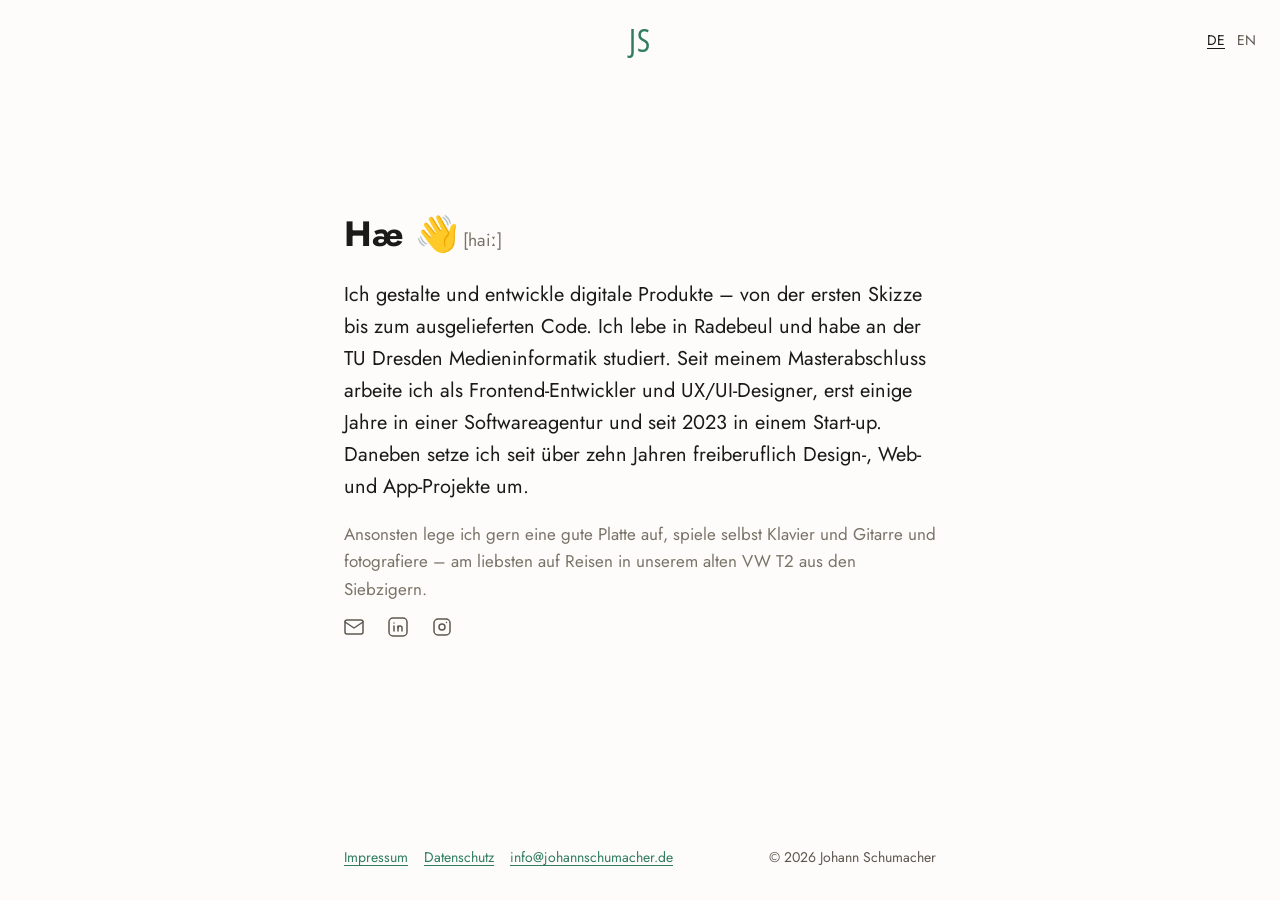
<file: index.html>
<!DOCTYPE html><html lang="de"><head><meta charset="utf-8"><meta name="viewport" content="width=device-width, initial-scale=1"><title>Johann Schumacher — UX/UI-Design und Frontend-Entwicklung</title><meta name="description" content="Frontend-Entwickler und UX/UI-Designer aus Radebeul bei Dresden. Von der ersten Skizze bis zum ausgelieferten Code."><link rel="canonical" href="https://www.johannschumacher.de/"><link rel="alternate" hreflang="de" href="https://www.johannschumacher.de/"><link rel="alternate" hreflang="en" href="https://www.johannschumacher.de/en/"><link rel="alternate" hreflang="x-default" href="https://www.johannschumacher.de/"><meta property="og:type" content="website"><meta property="og:title" content="Johann Schumacher — UX/UI-Design und Frontend-Entwicklung"><meta property="og:description" content="Frontend-Entwickler und UX/UI-Designer aus Radebeul bei Dresden. Von der ersten Skizze bis zum ausgelieferten Code."><meta property="og:url" content="https://www.johannschumacher.de/"><meta property="og:locale" content="de_DE"><meta property="og:locale:alternate" content="en_GB"><meta property="og:site_name" content="Johann Schumacher"><meta name="theme-color" content="#fdfcfa"><meta http-equiv="Content-Security-Policy" content="default-src 'self'; script-src 'self'; style-src 'self' 'unsafe-inline'; img-src 'self' data:; object-src 'none'; base-uri 'self'; form-action 'none'"><link rel="icon" href="/favicon.ico" sizes="32x32"><link rel="icon" href="/img/icon.png" type="image/png"><link rel="sitemap" href="/sitemap-index.xml"><link rel="preload" href="/fonts/jost-latin-var.woff2" as="font" type="font/woff2" crossorigin><link rel="preload" href="/fonts/open-sans-condensed-400-js.woff2" as="font" type="font/woff2" crossorigin><script type="application/ld+json">{"@context":"https://schema.org","@type":"Person","name":"Johann Schumacher","url":"https://www.johannschumacher.de/","jobTitle":"UX/UI-Designer und Frontend-Entwickler","address":{"@type":"PostalAddress","addressLocality":"Radebeul","addressCountry":"DE"},"alumniOf":{"@type":"CollegeOrUniversity","name":"Technische Universität Dresden"},"sameAs":["https://de.linkedin.com/in/johann-schumacher-719b49a2","https://www.instagram.com/jsjohann/"]}</script><style>@font-face{font-family:Jost;src:url(/fonts/jost-latin-var.woff2)format("woff2-variations");font-weight:100 900;font-style:normal;font-display:swap}@font-face{font-family:Open Sans Condensed;src:url(/fonts/open-sans-condensed-400-js.woff2)format("woff2");font-weight:400;font-style:normal;font-display:swap}:root{color-scheme:light;--bg:#fdfcfa;--bg-subtle:#f2efe9;--fg:#1c1a17;--fg-muted:#5d574e;--fg-quiet:#7a7368;--fg-subtle:#a59e93;--accent:#2f7d5d;--accent-contrast:#fff;--rule:#ddd7cc;--mark-bg:#fff2b8;--mark-fg:#33302a;--rsd:#a8261c;--shadow:#1c1a1759;--device:#161513;--device-edge:#3d3a35;--logo-size:2rem;--font-logo:"Open Sans Condensed", "Arial Narrow", sans-serif;--font-sans:"Jost", var(--font-system);--font-system:system-ui, -apple-system, "Segoe UI", Roboto, "Helvetica Neue", Arial, sans-serif;--measure:62ch;--step--1:.875rem;--step-0:1rem;--step-1:1.25rem;--step-2:1.6rem;--step-3:2.2rem;--space:1.5rem;--page-max:40rem}*,:before,:after{box-sizing:border-box}body{background:var(--bg);color:var(--fg);font-family:var(--font-sans);font-size:var(--step-0);flex-direction:column;min-height:100dvh;margin:0;line-height:1.6;display:flex}h1,h2,h3{text-wrap:balance;margin:0;line-height:1.2}h1{font-size:var(--step-3)}h2{font-size:var(--step-2)}h3{font-size:var(--step-1)}p{margin:0}a{color:var(--accent);text-underline-offset:.2em}a:hover{text-decoration:none}a[data-email]:not([href]){color:inherit;text-decoration:none}a[data-email][data-nojs=hide]:not([href]),li:has(>a[data-email][data-nojs=hide]:not([href])){display:none}:focus-visible{outline:2px solid var(--accent);outline-offset:3px}mark{background:var(--mark-bg);color:var(--mark-fg);padding:.1em .3em}.prose{max-width:var(--measure)}.wrap{width:100%;max-width:var(--page-max);padding-inline:var(--space);margin-inline:auto}.skip-link{inset-inline-start:-100vw;z-index:10;background:var(--accent);color:var(--accent-contrast);padding:.6rem 1rem;text-decoration:none;position:absolute;top:0}.skip-link:focus{inset-inline-start:0}.site-header{top:0;padding:var(--space);font-size:var(--step--1);grid-template-columns:1fr auto 1fr;align-items:center;display:grid;position:absolute;inset-inline:0}.site-header .logo{grid-column:2}.site-header .lang-switcher{grid-column:3;justify-self:end}nav ul{flex-wrap:wrap;gap:1rem;margin:0;padding:0;list-style:none;display:flex}main{padding-block:calc(var(--space) * 4) calc(var(--space) * 2);gap:calc(var(--space) * 2);flex-direction:column;flex:1;display:flex}main>*{width:100%}.stack{gap:var(--space);flex-direction:column;display:flex}.lead{font-size:var(--step-1)}.pronunciation{color:var(--fg-quiet);letter-spacing:.02em;margin-inline-start:.2em;font-size:.5em;font-weight:400}.aside{color:var(--fg-quiet);margin-block-start:calc(var(--space) * -.25);font-size:1.0625rem}.main--centered{justify-content:center}.logo{font-family:var(--font-logo);font-weight:400;font-size:var(--logo-size);letter-spacing:.02em;color:var(--accent);line-height:1;text-decoration:none}.detail-list{gap:.35rem var(--space);margin:0;display:grid}.detail-list dt{margin-top:.75rem;font-weight:600}.detail-list dt:first-child{margin-top:0}.detail-list dd{margin:0}@media (width>=40rem){.detail-list{grid-template-columns:minmax(12rem,auto) 1fr}.detail-list dt{margin-top:0}}.site-footer{padding-block:var(--space);color:var(--fg-muted);font-size:var(--step--1)}.site-footer a{padding-block:.5rem;display:inline-block}.site-footer .wrap{gap:.75rem var(--space);flex-wrap:wrap;justify-content:space-between;align-items:center;display:flex}.social-links{margin:0;gap:0;margin-block-start:calc(var(--space) * -.5 - .625rem);margin-inline-start:-.75rem;padding:0;list-style:none;display:flex}.social-links a{color:var(--fg-muted);padding:.625rem;transition:color .15s;display:block}.social-links a:hover{color:var(--fg)}.social-links svg{width:1.5rem;height:1.5rem;display:block}.lang-switcher ul{gap:.75rem}.lang-switcher a{color:var(--fg-muted);text-decoration:none}.lang-switcher a:hover{color:var(--fg)}.lang-switcher [aria-current=true]{color:var(--fg);text-underline-offset:.2em;text-decoration:underline}@media (prefers-reduced-motion:reduce){*,:before,:after{transition-duration:.01ms!important;animation-duration:.01ms!important}}.source-note{color:var(--fg-muted);font-size:var(--step--1)}
</style></head><body><a class="skip-link" href="#main">Zum Inhalt springen</a><header class="site-header"><span class="logo" aria-hidden="true">JS</span><nav class="lang-switcher" aria-label="Sprache"><ul><li><span aria-current="true" lang="de" title="Deutsch">DE</span></li><li><a href="/en/" lang="en" hreflang="en" title="English">EN</a></li></ul></nav></header><main id="main" class="main--centered"><div class="wrap stack"><section class="stack"><h1><span lang="is" title="Isländisch für „Hallo“">Hæ</span> <span aria-hidden="true">👋</span><span class="pronunciation" aria-hidden="true">[haiː]</span></h1><p class="lead">Ich gestalte und entwickle digitale Produkte – von der ersten Skizze bis zum ausgelieferten Code. Ich lebe in Radebeul und habe an der TU&nbsp;Dresden Medieninformatik studiert. Seit meinem Masterabschluss arbeite ich als Frontend-Entwickler und UX/UI-Designer, erst einige Jahre in einer Softwareagentur und seit 2023 in einem Start-up. Daneben setze ich seit über zehn Jahren freiberuflich Design-, Web- und App-Projekte um.</p><p class="aside">Ansonsten lege ich gern eine gute Platte auf, spiele selbst Klavier und Gitarre und fotografiere – am liebsten auf Reisen in unserem alten VW&nbsp;T2 aus den Siebzigern.</p><ul class="social-links"><li><a data-email data-u="ofni" data-d="ed.rehcamuhcsnnahoj" data-nojs="hide" aria-label="E-Mail schreiben"><svg xmlns="http://www.w3.org/2000/svg" viewBox="0 0 24 24" fill="none" stroke="currentColor" stroke-width="1.5" stroke-linecap="round" stroke-linejoin="round" aria-hidden="true"><path d="M3 7a2 2 0 0 1 2 -2h14a2 2 0 0 1 2 2v10a2 2 0 0 1 -2 2h-14a2 2 0 0 1 -2 -2v-10"></path><path d="M3 7l9 6l9 -6"></path></svg></a><script type="module" src="/_astro/Email.astro_astro_type_script_index_0_lang.C67YyaIF.js"></script></li><li><a href="https://de.linkedin.com/in/johann-schumacher-719b49a2" aria-label="LinkedIn (öffnet in neuem Tab)" target="_blank" rel="me noopener noreferrer"><svg xmlns="http://www.w3.org/2000/svg" viewBox="0 0 24 24" fill="none" stroke="currentColor" stroke-width="1.5" stroke-linecap="round" stroke-linejoin="round" aria-hidden="true"><path d="M8 11v5"></path><path d="M8 8v.01"></path><path d="M12 16v-5"></path><path d="M16 16v-3a2 2 0 1 0 -4 0"></path><path d="M3 7a4 4 0 0 1 4 -4h10a4 4 0 0 1 4 4v10a4 4 0 0 1 -4 4h-10a4 4 0 0 1 -4 -4l0 -10"></path></svg></a></li><li><a href="https://www.instagram.com/jsjohann/" aria-label="Instagram (öffnet in neuem Tab)" target="_blank" rel="me noopener noreferrer"><svg xmlns="http://www.w3.org/2000/svg" viewBox="0 0 24 24" fill="none" stroke="currentColor" stroke-width="1.5" stroke-linecap="round" stroke-linejoin="round" aria-hidden="true"><path d="M4 8a4 4 0 0 1 4 -4h8a4 4 0 0 1 4 4v8a4 4 0 0 1 -4 4h-8a4 4 0 0 1 -4 -4l0 -8"></path><path d="M9 12a3 3 0 1 0 6 0a3 3 0 0 0 -6 0"></path><path d="M16.5 7.5v.01"></path></svg></a></li></ul></section></div></main><footer class="site-footer"><div class="wrap"><nav aria-label="Fußzeile"><ul><li><a href="/impressum/">Impressum</a></li><li><a href="/datenschutz/">Datenschutz</a></li><li><a data-email data-u="ofni" data-d="ed.rehcamuhcsnnahoj" data-reveal>info [at] johannschumacher [dot] de</a></li></ul></nav><p>© 2026 Johann Schumacher</p></div></footer></body></html>
</file>
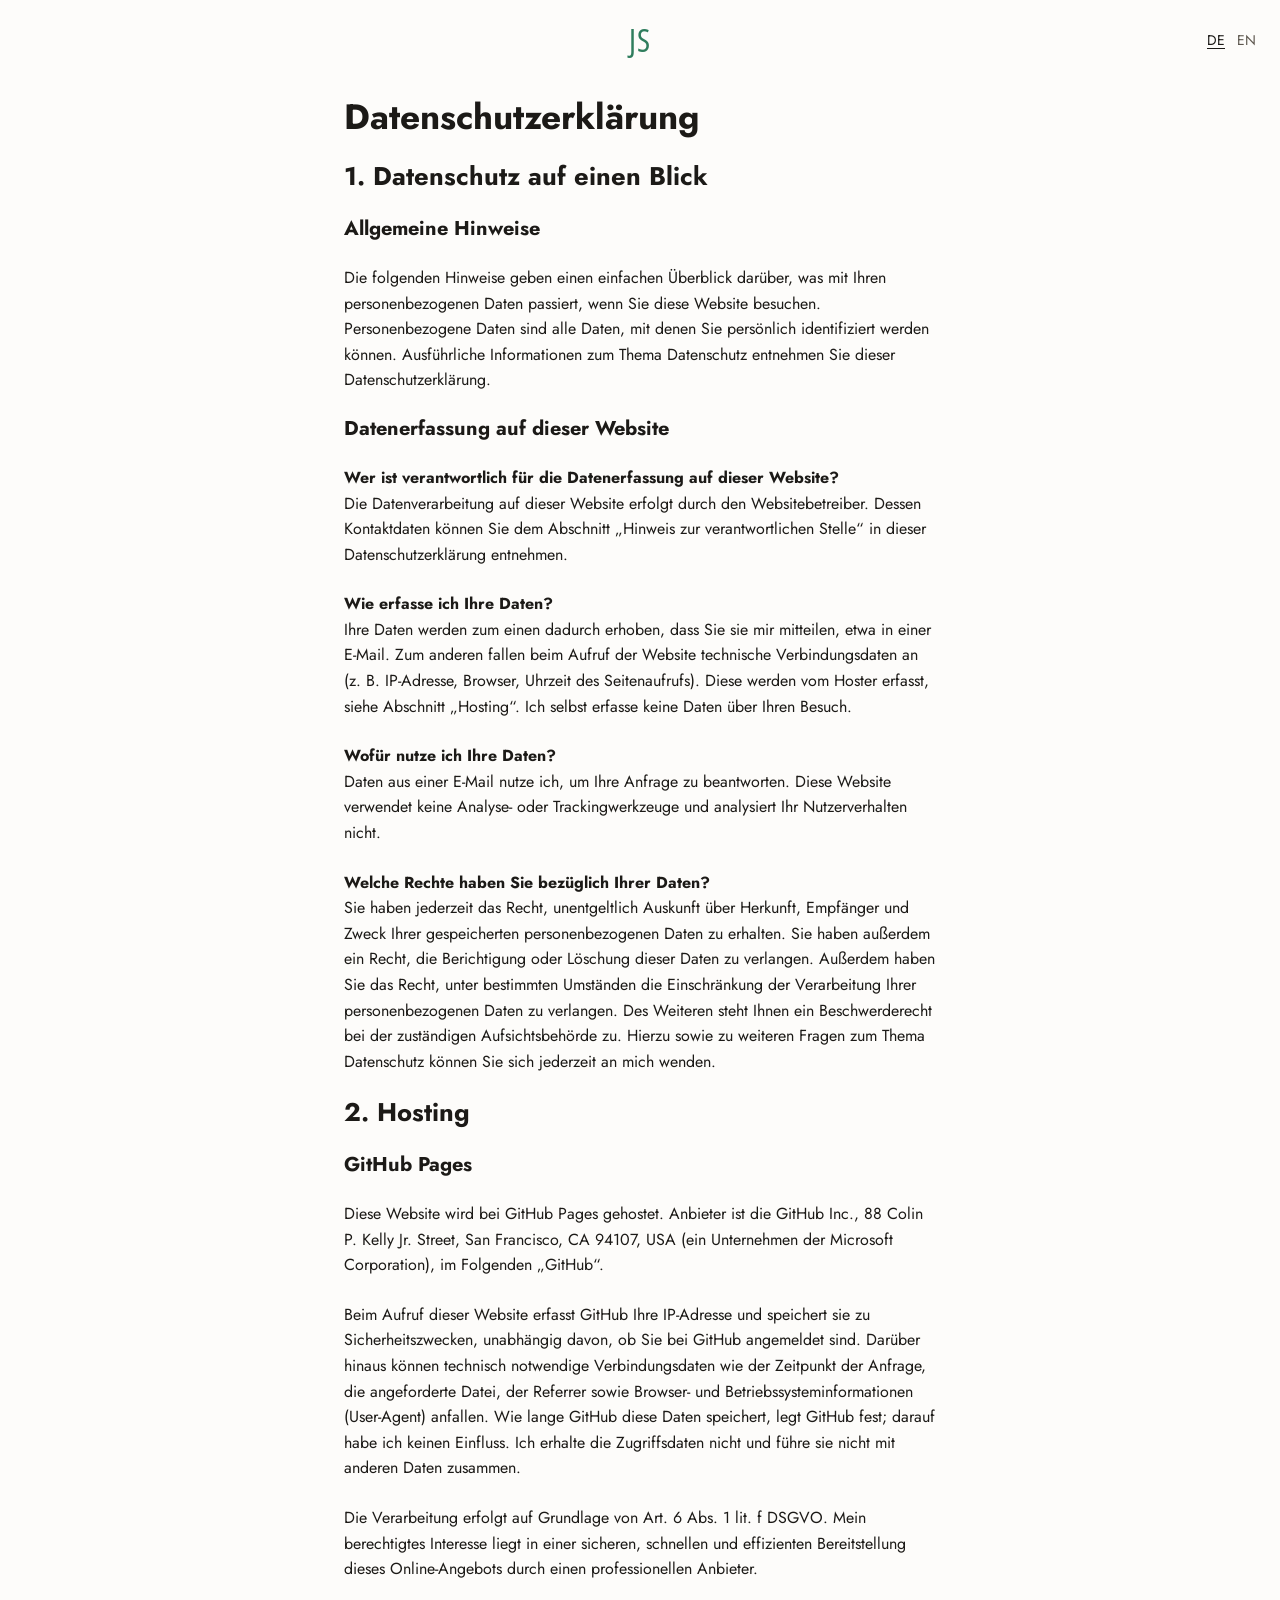
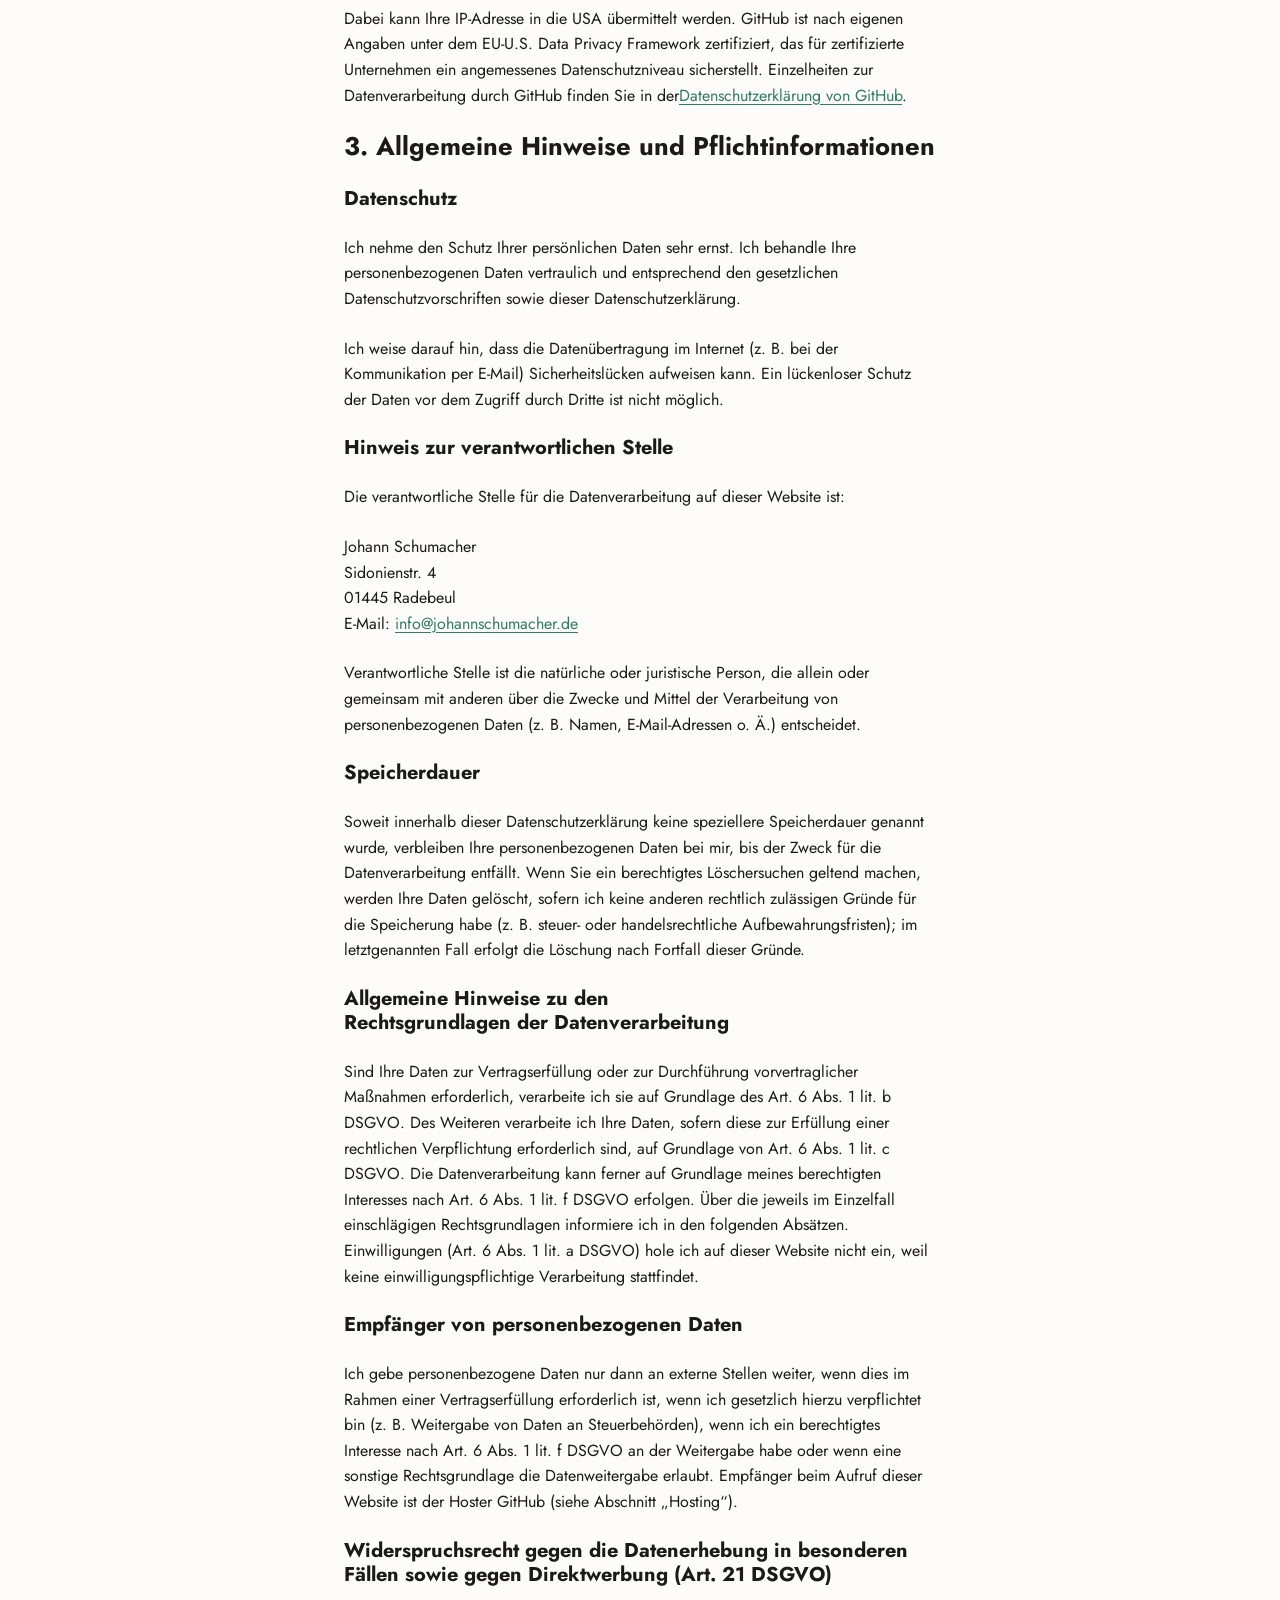
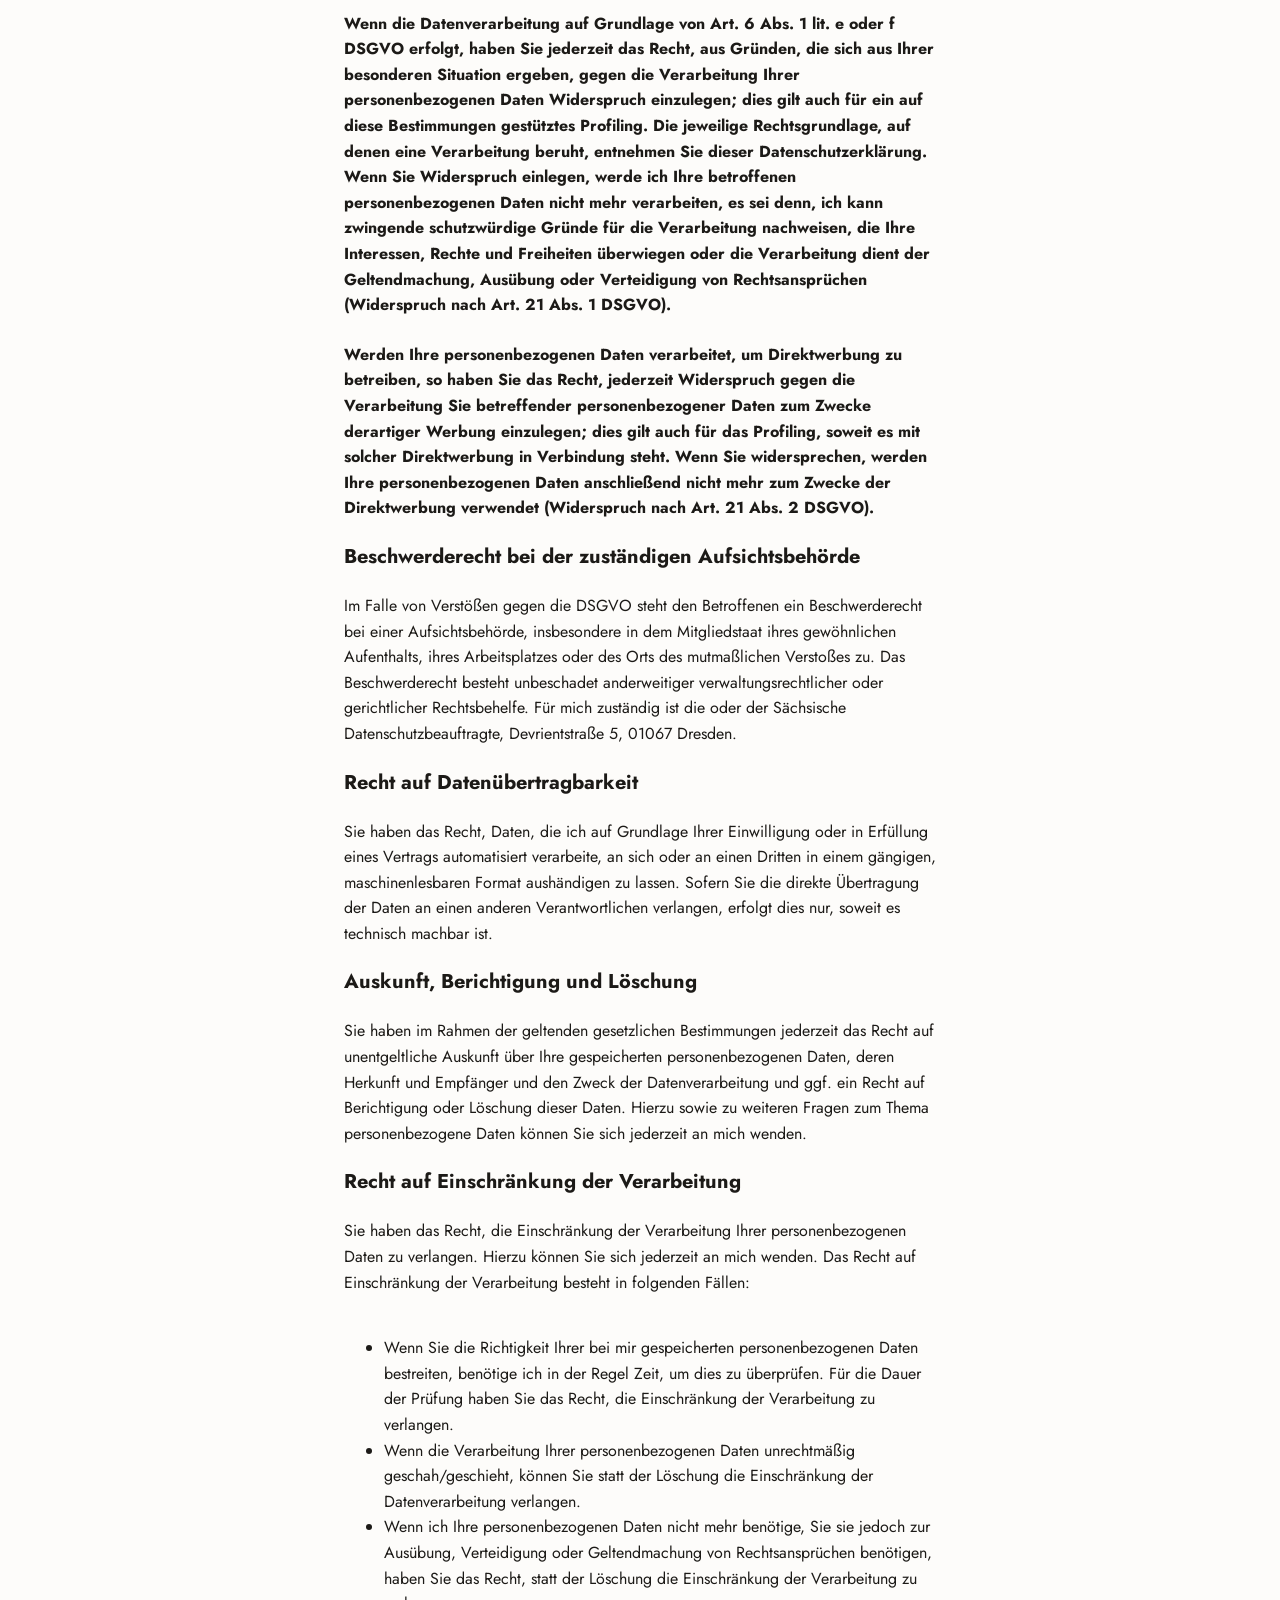
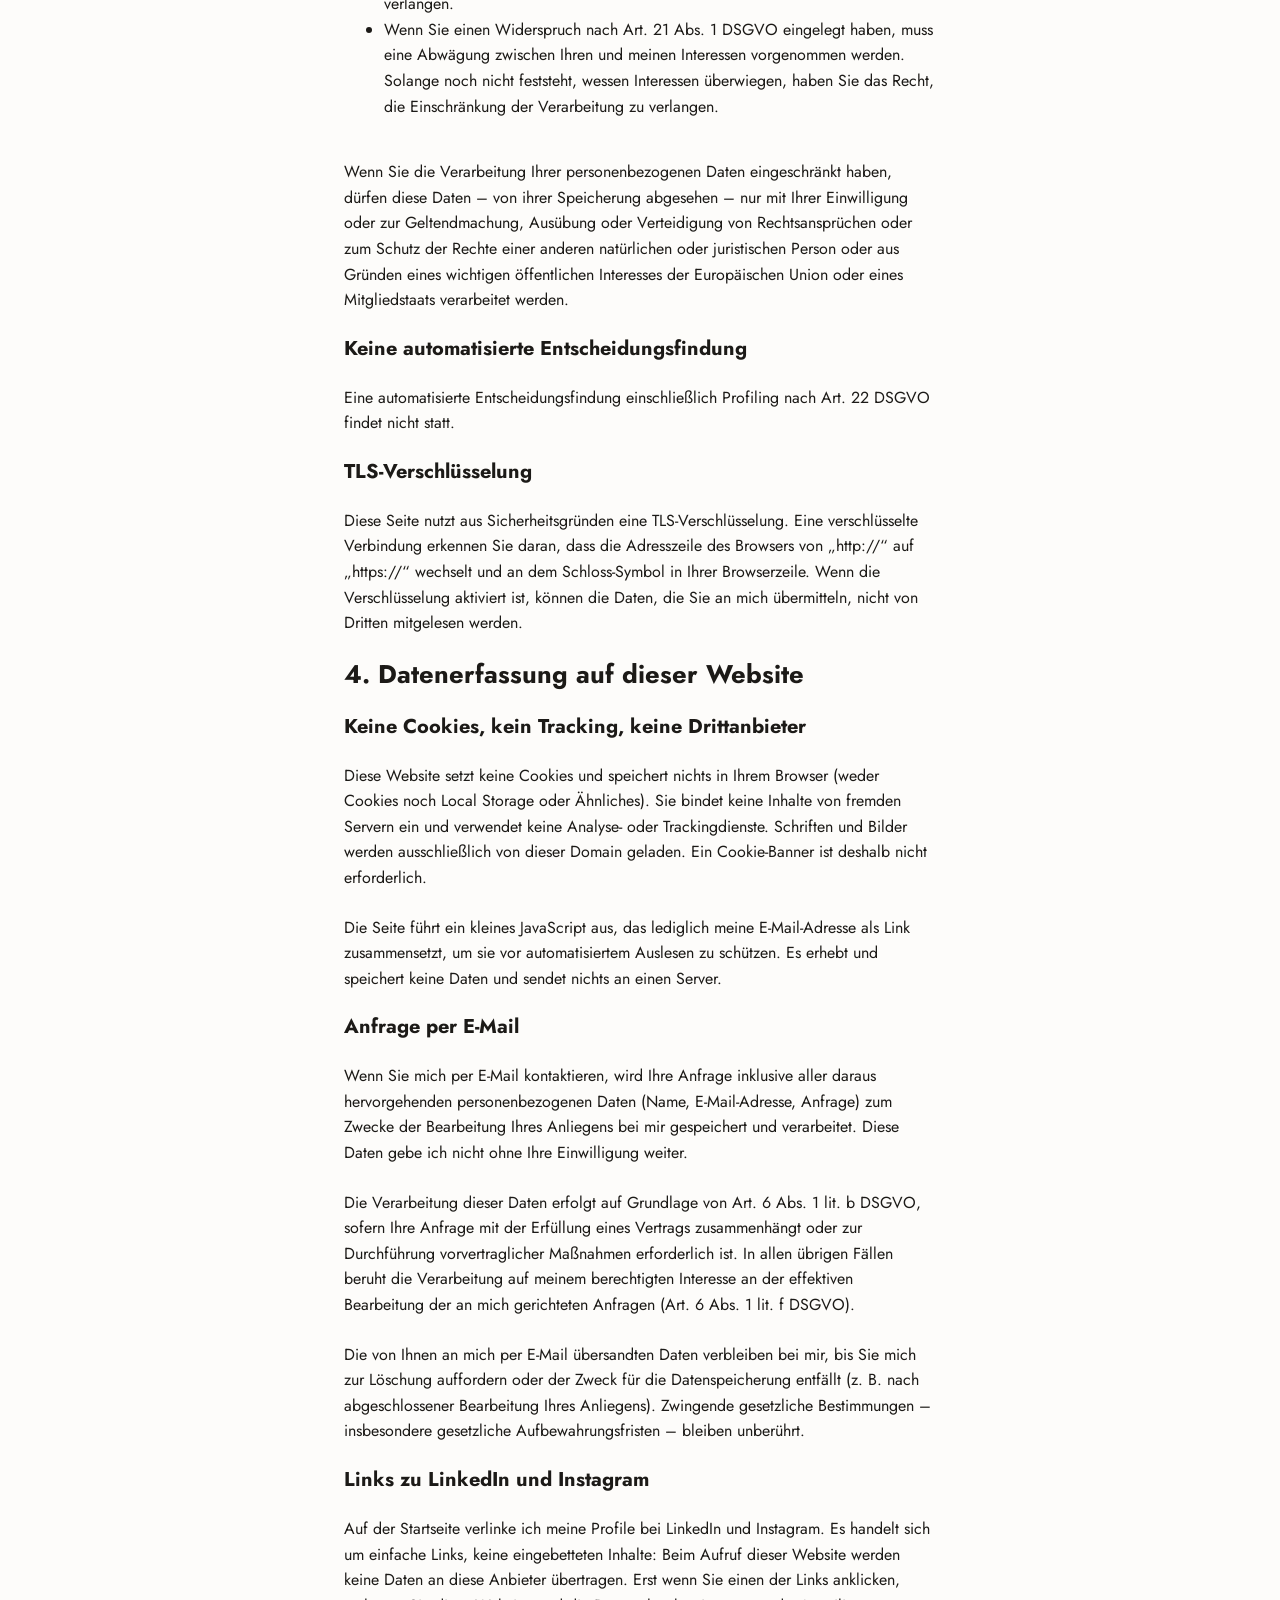
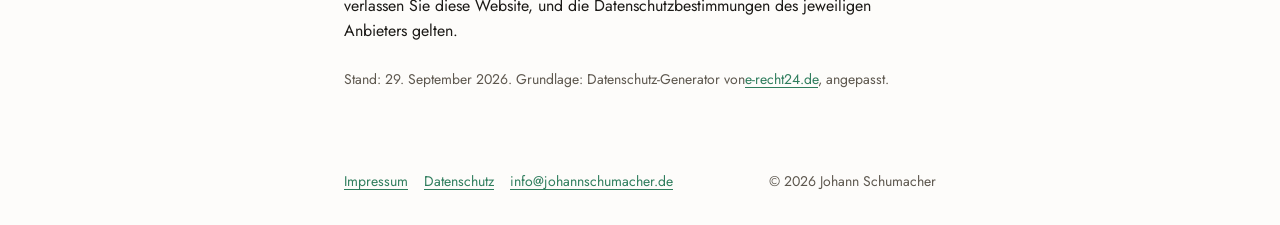
<file: datenschutz/index.html>
<!DOCTYPE html><html lang="de"><head><meta charset="utf-8"><meta name="viewport" content="width=device-width, initial-scale=1"><title>Datenschutzerklärung — Johann Schumacher</title><meta name="description" content="Informationen zur Verarbeitung personenbezogener Daten nach Art. 13 DSGVO."><meta name="robots" content="noindex, follow"><link rel="canonical" href="https://www.johannschumacher.de/datenschutz/"><link rel="alternate" hreflang="de" href="https://www.johannschumacher.de/datenschutz/"><link rel="alternate" hreflang="en" href="https://www.johannschumacher.de/en/privacy/"><link rel="alternate" hreflang="x-default" href="https://www.johannschumacher.de/datenschutz/"><meta property="og:type" content="website"><meta property="og:title" content="Datenschutzerklärung — Johann Schumacher"><meta property="og:description" content="Informationen zur Verarbeitung personenbezogener Daten nach Art. 13 DSGVO."><meta property="og:url" content="https://www.johannschumacher.de/datenschutz/"><meta property="og:locale" content="de_DE"><meta property="og:locale:alternate" content="en_GB"><meta property="og:site_name" content="Johann Schumacher"><meta name="theme-color" content="#fdfcfa"><meta http-equiv="Content-Security-Policy" content="default-src 'self'; script-src 'self'; style-src 'self' 'unsafe-inline'; img-src 'self' data:; object-src 'none'; base-uri 'self'; form-action 'none'"><link rel="icon" href="/favicon.ico" sizes="32x32"><link rel="icon" href="/img/icon.png" type="image/png"><link rel="sitemap" href="/sitemap-index.xml"><link rel="preload" href="/fonts/jost-latin-var.woff2" as="font" type="font/woff2" crossorigin><link rel="preload" href="/fonts/open-sans-condensed-400-js.woff2" as="font" type="font/woff2" crossorigin><style>@font-face{font-family:Jost;src:url(/fonts/jost-latin-var.woff2)format("woff2-variations");font-weight:100 900;font-style:normal;font-display:swap}@font-face{font-family:Open Sans Condensed;src:url(/fonts/open-sans-condensed-400-js.woff2)format("woff2");font-weight:400;font-style:normal;font-display:swap}:root{color-scheme:light;--bg:#fdfcfa;--bg-subtle:#f2efe9;--fg:#1c1a17;--fg-muted:#5d574e;--fg-quiet:#7a7368;--fg-subtle:#a59e93;--accent:#2f7d5d;--accent-contrast:#fff;--rule:#ddd7cc;--mark-bg:#fff2b8;--mark-fg:#33302a;--rsd:#a8261c;--shadow:#1c1a1759;--device:#161513;--device-edge:#3d3a35;--logo-size:2rem;--font-logo:"Open Sans Condensed", "Arial Narrow", sans-serif;--font-sans:"Jost", var(--font-system);--font-system:system-ui, -apple-system, "Segoe UI", Roboto, "Helvetica Neue", Arial, sans-serif;--measure:62ch;--step--1:.875rem;--step-0:1rem;--step-1:1.25rem;--step-2:1.6rem;--step-3:2.2rem;--space:1.5rem;--page-max:40rem}*,:before,:after{box-sizing:border-box}body{background:var(--bg);color:var(--fg);font-family:var(--font-sans);font-size:var(--step-0);flex-direction:column;min-height:100dvh;margin:0;line-height:1.6;display:flex}h1,h2,h3{text-wrap:balance;margin:0;line-height:1.2}h1{font-size:var(--step-3)}h2{font-size:var(--step-2)}h3{font-size:var(--step-1)}p{margin:0}a{color:var(--accent);text-underline-offset:.2em}a:hover{text-decoration:none}a[data-email]:not([href]){color:inherit;text-decoration:none}a[data-email][data-nojs=hide]:not([href]),li:has(>a[data-email][data-nojs=hide]:not([href])){display:none}:focus-visible{outline:2px solid var(--accent);outline-offset:3px}mark{background:var(--mark-bg);color:var(--mark-fg);padding:.1em .3em}.prose{max-width:var(--measure)}.wrap{width:100%;max-width:var(--page-max);padding-inline:var(--space);margin-inline:auto}.skip-link{inset-inline-start:-100vw;z-index:10;background:var(--accent);color:var(--accent-contrast);padding:.6rem 1rem;text-decoration:none;position:absolute;top:0}.skip-link:focus{inset-inline-start:0}.site-header{top:0;padding:var(--space);font-size:var(--step--1);grid-template-columns:1fr auto 1fr;align-items:center;display:grid;position:absolute;inset-inline:0}.site-header .logo{grid-column:2}.site-header .lang-switcher{grid-column:3;justify-self:end}nav ul{flex-wrap:wrap;gap:1rem;margin:0;padding:0;list-style:none;display:flex}main{padding-block:calc(var(--space) * 4) calc(var(--space) * 2);gap:calc(var(--space) * 2);flex-direction:column;flex:1;display:flex}main>*{width:100%}.stack{gap:var(--space);flex-direction:column;display:flex}.lead{font-size:var(--step-1)}.pronunciation{color:var(--fg-quiet);letter-spacing:.02em;margin-inline-start:.2em;font-size:.5em;font-weight:400}.aside{color:var(--fg-quiet);margin-block-start:calc(var(--space) * -.25);font-size:1.0625rem}.main--centered{justify-content:center}.logo{font-family:var(--font-logo);font-weight:400;font-size:var(--logo-size);letter-spacing:.02em;color:var(--accent);line-height:1;text-decoration:none}.detail-list{gap:.35rem var(--space);margin:0;display:grid}.detail-list dt{margin-top:.75rem;font-weight:600}.detail-list dt:first-child{margin-top:0}.detail-list dd{margin:0}@media (width>=40rem){.detail-list{grid-template-columns:minmax(12rem,auto) 1fr}.detail-list dt{margin-top:0}}.site-footer{padding-block:var(--space);color:var(--fg-muted);font-size:var(--step--1)}.site-footer a{padding-block:.5rem;display:inline-block}.site-footer .wrap{gap:.75rem var(--space);flex-wrap:wrap;justify-content:space-between;align-items:center;display:flex}.social-links{margin:0;gap:0;margin-block-start:calc(var(--space) * -.5 - .625rem);margin-inline-start:-.75rem;padding:0;list-style:none;display:flex}.social-links a{color:var(--fg-muted);padding:.625rem;transition:color .15s;display:block}.social-links a:hover{color:var(--fg)}.social-links svg{width:1.5rem;height:1.5rem;display:block}.lang-switcher ul{gap:.75rem}.lang-switcher a{color:var(--fg-muted);text-decoration:none}.lang-switcher a:hover{color:var(--fg)}.lang-switcher [aria-current=true]{color:var(--fg);text-underline-offset:.2em;text-decoration:underline}@media (prefers-reduced-motion:reduce){*,:before,:after{transition-duration:.01ms!important;animation-duration:.01ms!important}}.source-note{color:var(--fg-muted);font-size:var(--step--1)}
</style></head><body><a class="skip-link" href="#main">Zum Inhalt springen</a><header class="site-header"><a class="logo" href="/" aria-label="Start">JS</a><nav class="lang-switcher" aria-label="Sprache"><ul><li><span aria-current="true" lang="de" title="Deutsch">DE</span></li><li><a href="/en/privacy/" lang="en" hreflang="en" title="English">EN</a></li></ul></nav></header><main id="main"><div class="wrap stack"><h1>Datenschutzerklärung</h1><section class="prose stack"><h2>1. Datenschutz auf einen Blick</h2><h3>Allgemeine Hinweise</h3><p>Die folgenden Hinweise geben einen einfachen Überblick darüber, was mit Ihren personenbezogenen Daten passiert, wenn Sie diese Website besuchen. Personenbezogene Daten sind alle Daten, mit denen Sie persönlich identifiziert werden können. Ausführliche Informationen zum Thema Datenschutz entnehmen Sie dieser Datenschutzerklärung.</p><h3>Datenerfassung auf dieser Website</h3><p><strong>Wer ist verantwortlich für die Datenerfassung auf dieser Website?</strong><br>Die Datenverarbeitung auf dieser Website erfolgt durch den Websitebetreiber. Dessen Kontaktdaten können Sie dem Abschnitt „Hinweis zur verantwortlichen Stelle“ in dieser Datenschutzerklärung entnehmen.</p><p><strong>Wie erfasse ich Ihre Daten?</strong><br>Ihre Daten werden zum einen dadurch erhoben, dass Sie sie mir mitteilen, etwa in einer E-Mail. Zum anderen fallen beim Aufruf der Website technische Verbindungsdaten an (z. B. IP-Adresse, Browser, Uhrzeit des Seitenaufrufs). Diese werden vom Hoster erfasst, siehe Abschnitt „Hosting“. Ich selbst erfasse keine Daten über Ihren Besuch.</p><p><strong>Wofür nutze ich Ihre Daten?</strong><br>Daten aus einer E-Mail nutze ich, um Ihre Anfrage zu beantworten. Diese Website verwendet keine Analyse- oder Trackingwerkzeuge und analysiert Ihr Nutzerverhalten nicht.</p><p><strong>Welche Rechte haben Sie bezüglich Ihrer Daten?</strong><br>Sie haben jederzeit das Recht, unentgeltlich Auskunft über Herkunft, Empfänger und Zweck Ihrer gespeicherten personenbezogenen Daten zu erhalten. Sie haben außerdem ein Recht, die Berichtigung oder Löschung dieser Daten zu verlangen. Außerdem haben Sie das Recht, unter bestimmten Umständen die Einschränkung der Verarbeitung Ihrer personenbezogenen Daten zu verlangen. Des Weiteren steht Ihnen ein Beschwerderecht bei der zuständigen Aufsichtsbehörde zu. Hierzu sowie zu weiteren Fragen zum Thema Datenschutz können Sie sich jederzeit an mich wenden.</p><h2>2. Hosting</h2><h3>GitHub Pages</h3><p>Diese Website wird bei GitHub Pages gehostet. Anbieter ist die GitHub Inc., 88 Colin P. Kelly Jr. Street, San Francisco, CA 94107, USA (ein Unternehmen der Microsoft Corporation), im Folgenden „GitHub“.</p><p>Beim Aufruf dieser Website erfasst GitHub Ihre IP-Adresse und speichert sie zu Sicherheitszwecken, unabhängig davon, ob Sie bei GitHub angemeldet sind. Darüber hinaus können technisch notwendige Verbindungsdaten wie der Zeitpunkt der Anfrage, die angeforderte Datei, der Referrer sowie Browser- und Betriebssysteminformationen (User-Agent) anfallen. Wie lange GitHub diese Daten speichert, legt GitHub fest; darauf habe ich keinen Einfluss. Ich erhalte die Zugriffsdaten nicht und führe sie nicht mit anderen Daten zusammen.</p><p>Die Verarbeitung erfolgt auf Grundlage von Art. 6 Abs. 1 lit. f DSGVO. Mein berechtigtes Interesse liegt in einer sicheren, schnellen und effizienten Bereitstellung dieses Online-Angebots durch einen professionellen Anbieter.</p><p>Dabei kann Ihre IP-Adresse in die USA übermittelt werden. GitHub ist nach eigenen Angaben unter dem EU-U.S. Data Privacy Framework zertifiziert, das für zertifizierte Unternehmen ein angemessenes Datenschutzniveau sicherstellt. Einzelheiten zur Datenverarbeitung durch GitHub finden Sie in der<a href="https://docs.github.com/de/site-policy/privacy-policies/github-general-privacy-statement">Datenschutzerklärung von GitHub</a>.</p><h2>3. Allgemeine Hinweise und Pflichtinformationen</h2><h3>Datenschutz</h3><p>Ich nehme den Schutz Ihrer persönlichen Daten sehr ernst. Ich behandle Ihre personenbezogenen Daten vertraulich und entsprechend den gesetzlichen Datenschutzvorschriften sowie dieser Datenschutzerklärung.</p><p>Ich weise darauf hin, dass die Datenübertragung im Internet (z. B. bei der Kommunikation per E-Mail) Sicherheitslücken aufweisen kann. Ein lückenloser Schutz der Daten vor dem Zugriff durch Dritte ist nicht möglich.</p><h3>Hinweis zur verantwortlichen Stelle</h3><p>Die verantwortliche Stelle für die Datenverarbeitung auf dieser Website ist:</p><p>Johann Schumacher<br>Sidonienstr. 4<br>01445 Radebeul<br>E-Mail: <a href="&#109;&#97;&#105;&#108;&#116;&#111;&#58;&#105;&#110;&#102;&#111;&#64;&#106;&#111;&#104;&#97;&#110;&#110;&#115;&#99;&#104;&#117;&#109;&#97;&#99;&#104;&#101;&#114;&#46;&#100;&#101;">&#105;&#110;&#102;&#111;&#64;&#106;&#111;&#104;&#97;&#110;&#110;&#115;&#99;&#104;&#117;&#109;&#97;&#99;&#104;&#101;&#114;&#46;&#100;&#101;</a><script type="module" src="/_astro/Email.astro_astro_type_script_index_0_lang.C67YyaIF.js"></script></p><p>Verantwortliche Stelle ist die natürliche oder juristische Person, die allein oder gemeinsam mit anderen über die Zwecke und Mittel der Verarbeitung von personenbezogenen Daten (z. B. Namen, E-Mail-Adressen o. Ä.) entscheidet.</p><h3>Speicherdauer</h3><p>Soweit innerhalb dieser Datenschutzerklärung keine speziellere Speicherdauer genannt wurde, verbleiben Ihre personenbezogenen Daten bei mir, bis der Zweck für die Datenverarbeitung entfällt. Wenn Sie ein berechtigtes Löschersuchen geltend machen, werden Ihre Daten gelöscht, sofern ich keine anderen rechtlich zulässigen Gründe für die Speicherung habe (z. B. steuer- oder handelsrechtliche Aufbewahrungsfristen); im letztgenannten Fall erfolgt die Löschung nach Fortfall dieser Gründe.</p><h3>Allgemeine Hinweise zu den Rechtsgrundlagen der Datenverarbeitung</h3><p>Sind Ihre Daten zur Vertragserfüllung oder zur Durchführung vorvertraglicher Maßnahmen erforderlich, verarbeite ich sie auf Grundlage des Art. 6 Abs. 1 lit. b DSGVO. Des Weiteren verarbeite ich Ihre Daten, sofern diese zur Erfüllung einer rechtlichen Verpflichtung erforderlich sind, auf Grundlage von Art. 6 Abs. 1 lit. c DSGVO. Die Datenverarbeitung kann ferner auf Grundlage meines berechtigten Interesses nach Art. 6 Abs. 1 lit. f DSGVO erfolgen. Über die jeweils im Einzelfall einschlägigen Rechtsgrundlagen informiere ich in den folgenden Absätzen. Einwilligungen (Art. 6 Abs. 1 lit. a DSGVO) hole ich auf dieser Website nicht ein, weil keine einwilligungspflichtige Verarbeitung stattfindet.</p><h3>Empfänger von personenbezogenen Daten</h3><p>Ich gebe personenbezogene Daten nur dann an externe Stellen weiter, wenn dies im Rahmen einer Vertragserfüllung erforderlich ist, wenn ich gesetzlich hierzu verpflichtet bin (z. B. Weitergabe von Daten an Steuerbehörden), wenn ich ein berechtigtes Interesse nach Art. 6 Abs. 1 lit. f DSGVO an der Weitergabe habe oder wenn eine sonstige Rechtsgrundlage die Datenweitergabe erlaubt. Empfänger beim Aufruf dieser Website ist der Hoster GitHub (siehe Abschnitt „Hosting“).</p><h3>Widerspruchsrecht gegen die Datenerhebung in besonderen Fällen sowie gegen Direktwerbung (Art. 21 DSGVO)</h3><p><strong>Wenn die Datenverarbeitung auf Grundlage von Art. 6 Abs. 1 lit. e oder f DSGVO erfolgt, haben Sie jederzeit das Recht, aus Gründen, die sich aus Ihrer besonderen Situation ergeben, gegen die Verarbeitung Ihrer personenbezogenen Daten Widerspruch einzulegen; dies gilt auch für ein auf diese Bestimmungen gestütztes Profiling. Die jeweilige Rechtsgrundlage, auf denen eine Verarbeitung beruht, entnehmen Sie dieser Datenschutzerklärung. Wenn Sie Widerspruch einlegen, werde ich Ihre betroffenen personenbezogenen Daten nicht mehr verarbeiten, es sei denn, ich kann zwingende schutzwürdige Gründe für die Verarbeitung nachweisen, die Ihre Interessen, Rechte und Freiheiten überwiegen oder die Verarbeitung dient der Geltendmachung, Ausübung oder Verteidigung von Rechtsansprüchen (Widerspruch nach Art. 21 Abs. 1 DSGVO).</strong></p><p><strong>Werden Ihre personenbezogenen Daten verarbeitet, um Direktwerbung zu betreiben, so haben Sie das Recht, jederzeit Widerspruch gegen die Verarbeitung Sie betreffender personenbezogener Daten zum Zwecke derartiger Werbung einzulegen; dies gilt auch für das Profiling, soweit es mit solcher Direktwerbung in Verbindung steht. Wenn Sie widersprechen, werden Ihre personenbezogenen Daten anschließend nicht mehr zum Zwecke der Direktwerbung verwendet (Widerspruch nach Art. 21 Abs. 2 DSGVO).</strong></p><h3>Beschwerderecht bei der zuständigen Aufsichtsbehörde</h3><p>Im Falle von Verstößen gegen die DSGVO steht den Betroffenen ein Beschwerderecht bei einer Aufsichtsbehörde, insbesondere in dem Mitgliedstaat ihres gewöhnlichen Aufenthalts, ihres Arbeitsplatzes oder des Orts des mutmaßlichen Verstoßes zu. Das Beschwerderecht besteht unbeschadet anderweitiger verwaltungsrechtlicher oder gerichtlicher Rechtsbehelfe. Für mich zuständig ist die oder der Sächsische Datenschutzbeauftragte, Devrientstraße 5, 01067 Dresden.</p><h3>Recht auf Datenübertragbarkeit</h3><p>Sie haben das Recht, Daten, die ich auf Grundlage Ihrer Einwilligung oder in Erfüllung eines Vertrags automatisiert verarbeite, an sich oder an einen Dritten in einem gängigen, maschinenlesbaren Format aushändigen zu lassen. Sofern Sie die direkte Übertragung der Daten an einen anderen Verantwortlichen verlangen, erfolgt dies nur, soweit es technisch machbar ist.</p><h3>Auskunft, Berichtigung und Löschung</h3><p>Sie haben im Rahmen der geltenden gesetzlichen Bestimmungen jederzeit das Recht auf unentgeltliche Auskunft über Ihre gespeicherten personenbezogenen Daten, deren Herkunft und Empfänger und den Zweck der Datenverarbeitung und ggf. ein Recht auf Berichtigung oder Löschung dieser Daten. Hierzu sowie zu weiteren Fragen zum Thema personenbezogene Daten können Sie sich jederzeit an mich wenden.</p><h3>Recht auf Einschränkung der Verarbeitung</h3><p>Sie haben das Recht, die Einschränkung der Verarbeitung Ihrer personenbezogenen Daten zu verlangen. Hierzu können Sie sich jederzeit an mich wenden. Das Recht auf Einschränkung der Verarbeitung besteht in folgenden Fällen:</p><ul><li>Wenn Sie die Richtigkeit Ihrer bei mir gespeicherten personenbezogenen Daten bestreiten, benötige ich in der Regel Zeit, um dies zu überprüfen. Für die Dauer der Prüfung haben Sie das Recht, die Einschränkung der Verarbeitung zu verlangen.</li><li>Wenn die Verarbeitung Ihrer personenbezogenen Daten unrechtmäßig geschah/geschieht, können Sie statt der Löschung die Einschränkung der Datenverarbeitung verlangen.</li><li>Wenn ich Ihre personenbezogenen Daten nicht mehr benötige, Sie sie jedoch zur Ausübung, Verteidigung oder Geltendmachung von Rechtsansprüchen benötigen, haben Sie das Recht, statt der Löschung die Einschränkung der Verarbeitung zu verlangen.</li><li>Wenn Sie einen Widerspruch nach Art. 21 Abs. 1 DSGVO eingelegt haben, muss eine Abwägung zwischen Ihren und meinen Interessen vorgenommen werden. Solange noch nicht feststeht, wessen Interessen überwiegen, haben Sie das Recht, die Einschränkung der Verarbeitung zu verlangen.</li></ul><p>Wenn Sie die Verarbeitung Ihrer personenbezogenen Daten eingeschränkt haben, dürfen diese Daten – von ihrer Speicherung abgesehen – nur mit Ihrer Einwilligung oder zur Geltendmachung, Ausübung oder Verteidigung von Rechtsansprüchen oder zum Schutz der Rechte einer anderen natürlichen oder juristischen Person oder aus Gründen eines wichtigen öffentlichen Interesses der Europäischen Union oder eines Mitgliedstaats verarbeitet werden.</p><h3>Keine automatisierte Entscheidungsfindung</h3><p>Eine automatisierte Entscheidungsfindung einschließlich Profiling nach Art. 22 DSGVO findet nicht statt.</p><h3>TLS-Verschlüsselung</h3><p>Diese Seite nutzt aus Sicherheitsgründen eine TLS-Verschlüsselung. Eine verschlüsselte Verbindung erkennen Sie daran, dass die Adresszeile des Browsers von „http://“ auf „https://“ wechselt und an dem Schloss-Symbol in Ihrer Browserzeile. Wenn die Verschlüsselung aktiviert ist, können die Daten, die Sie an mich übermitteln, nicht von Dritten mitgelesen werden.</p><h2>4. Datenerfassung auf dieser Website</h2><h3>Keine Cookies, kein Tracking, keine Drittanbieter</h3><p>Diese Website setzt keine Cookies und speichert nichts in Ihrem Browser (weder Cookies noch Local Storage oder Ähnliches). Sie bindet keine Inhalte von fremden Servern ein und verwendet keine Analyse- oder Trackingdienste. Schriften und Bilder werden ausschließlich von dieser Domain geladen. Ein Cookie-Banner ist deshalb nicht erforderlich.</p><p>Die Seite führt ein kleines JavaScript aus, das lediglich meine E-Mail-Adresse als Link zusammensetzt, um sie vor automatisiertem Auslesen zu schützen. Es erhebt und speichert keine Daten und sendet nichts an einen Server.</p><h3>Anfrage per E-Mail</h3><p>Wenn Sie mich per E-Mail kontaktieren, wird Ihre Anfrage inklusive aller daraus hervorgehenden personenbezogenen Daten (Name, E-Mail-Adresse, Anfrage) zum Zwecke der Bearbeitung Ihres Anliegens bei mir gespeichert und verarbeitet. Diese Daten gebe ich nicht ohne Ihre Einwilligung weiter.</p><p>Die Verarbeitung dieser Daten erfolgt auf Grundlage von Art. 6 Abs. 1 lit. b DSGVO, sofern Ihre Anfrage mit der Erfüllung eines Vertrags zusammenhängt oder zur Durchführung vorvertraglicher Maßnahmen erforderlich ist. In allen übrigen Fällen beruht die Verarbeitung auf meinem berechtigten Interesse an der effektiven Bearbeitung der an mich gerichteten Anfragen (Art. 6 Abs. 1 lit. f DSGVO).</p><p>Die von Ihnen an mich per E-Mail übersandten Daten verbleiben bei mir, bis Sie mich zur Löschung auffordern oder der Zweck für die Datenspeicherung entfällt (z. B. nach abgeschlossener Bearbeitung Ihres Anliegens). Zwingende gesetzliche Bestimmungen – insbesondere gesetzliche Aufbewahrungsfristen – bleiben unberührt.</p><h3>Links zu LinkedIn und Instagram</h3><p>Auf der Startseite verlinke ich meine Profile bei LinkedIn und Instagram. Es handelt sich um einfache Links, keine eingebetteten Inhalte: Beim Aufruf dieser Website werden keine Daten an diese Anbieter übertragen. Erst wenn Sie einen der Links anklicken, verlassen Sie diese Website, und die Datenschutzbestimmungen des jeweiligen Anbieters gelten.</p><p class="source-note">Stand: 29. September 2026. Grundlage: Datenschutz-Generator von<a href="https://www.e-recht24.de">e-recht24.de</a>, angepasst.</p></section></div></main><footer class="site-footer"><div class="wrap"><nav aria-label="Fußzeile"><ul><li><a href="/impressum/">Impressum</a></li><li><a href="/datenschutz/">Datenschutz</a></li><li><a data-email data-u="ofni" data-d="ed.rehcamuhcsnnahoj" data-reveal>info [at] johannschumacher [dot] de</a></li></ul></nav><p>© 2026 Johann Schumacher</p></div></footer></body></html>
</file>
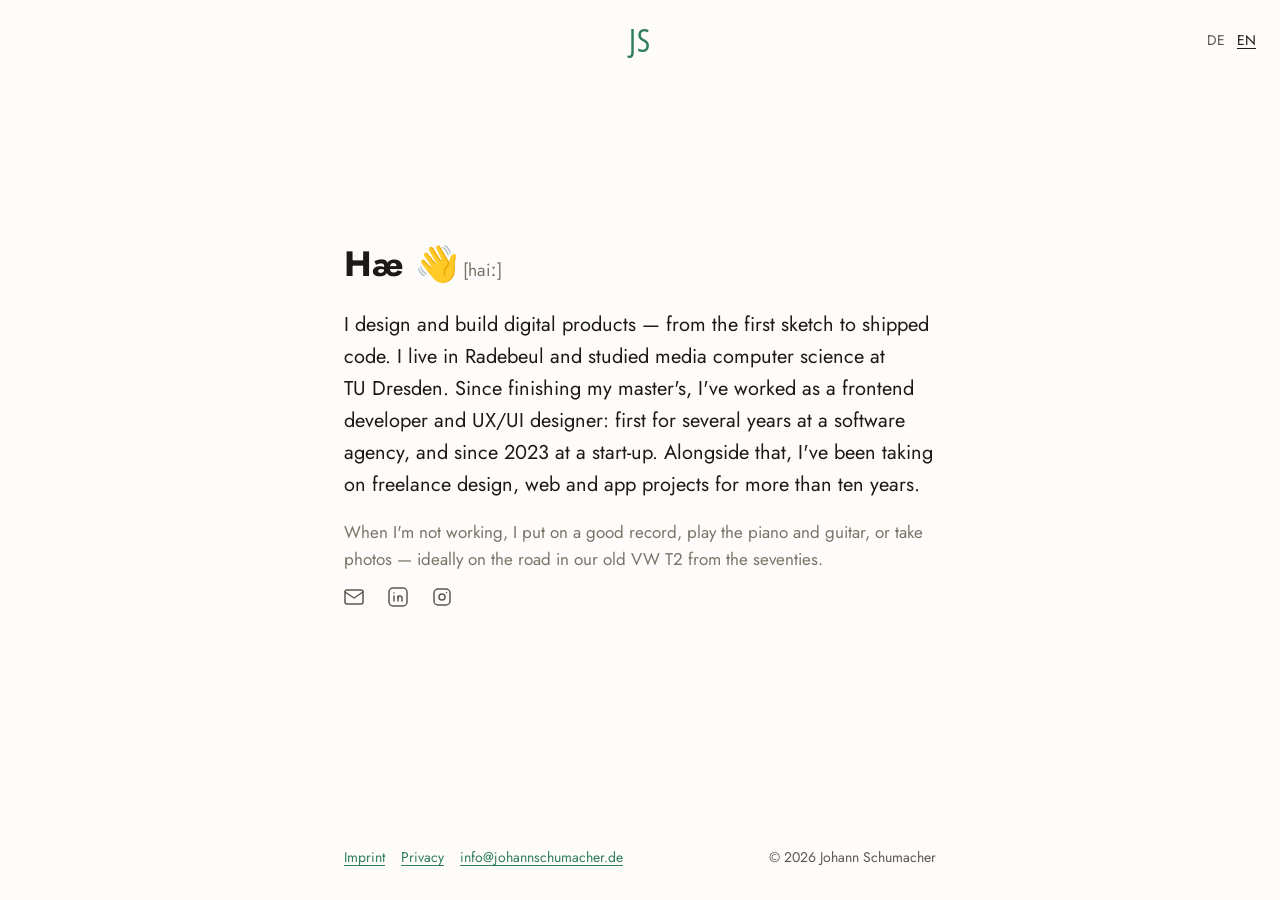
<file: en/index.html>
<!DOCTYPE html><html lang="en"><head><meta charset="utf-8"><meta name="viewport" content="width=device-width, initial-scale=1"><title>Johann Schumacher — UX/UI Design and Frontend Development</title><meta name="description" content="Frontend developer and UX/UI designer based in Radebeul near Dresden. From the first sketch to shipped code."><link rel="canonical" href="https://www.johannschumacher.de/en/"><link rel="alternate" hreflang="de" href="https://www.johannschumacher.de/"><link rel="alternate" hreflang="en" href="https://www.johannschumacher.de/en/"><link rel="alternate" hreflang="x-default" href="https://www.johannschumacher.de/"><meta property="og:type" content="website"><meta property="og:title" content="Johann Schumacher — UX/UI Design and Frontend Development"><meta property="og:description" content="Frontend developer and UX/UI designer based in Radebeul near Dresden. From the first sketch to shipped code."><meta property="og:url" content="https://www.johannschumacher.de/en/"><meta property="og:locale" content="en_GB"><meta property="og:locale:alternate" content="de_DE"><meta property="og:site_name" content="Johann Schumacher"><meta name="theme-color" content="#fdfcfa"><meta http-equiv="Content-Security-Policy" content="default-src 'self'; script-src 'self'; style-src 'self' 'unsafe-inline'; img-src 'self' data:; object-src 'none'; base-uri 'self'; form-action 'none'"><link rel="icon" href="/favicon.ico" sizes="32x32"><link rel="icon" href="/img/icon.png" type="image/png"><link rel="sitemap" href="/sitemap-index.xml"><link rel="preload" href="/fonts/jost-latin-var.woff2" as="font" type="font/woff2" crossorigin><link rel="preload" href="/fonts/open-sans-condensed-400-js.woff2" as="font" type="font/woff2" crossorigin><script type="application/ld+json">{"@context":"https://schema.org","@type":"Person","name":"Johann Schumacher","url":"https://www.johannschumacher.de/en/","jobTitle":"UX/UI designer and frontend developer","address":{"@type":"PostalAddress","addressLocality":"Radebeul","addressCountry":"DE"},"alumniOf":{"@type":"CollegeOrUniversity","name":"Technische Universität Dresden"},"sameAs":["https://de.linkedin.com/in/johann-schumacher-719b49a2","https://www.instagram.com/jsjohann/"]}</script><style>@font-face{font-family:Jost;src:url(/fonts/jost-latin-var.woff2)format("woff2-variations");font-weight:100 900;font-style:normal;font-display:swap}@font-face{font-family:Open Sans Condensed;src:url(/fonts/open-sans-condensed-400-js.woff2)format("woff2");font-weight:400;font-style:normal;font-display:swap}:root{color-scheme:light;--bg:#fdfcfa;--bg-subtle:#f2efe9;--fg:#1c1a17;--fg-muted:#5d574e;--fg-quiet:#7a7368;--fg-subtle:#a59e93;--accent:#2f7d5d;--accent-contrast:#fff;--rule:#ddd7cc;--mark-bg:#fff2b8;--mark-fg:#33302a;--rsd:#a8261c;--shadow:#1c1a1759;--device:#161513;--device-edge:#3d3a35;--logo-size:2rem;--font-logo:"Open Sans Condensed", "Arial Narrow", sans-serif;--font-sans:"Jost", var(--font-system);--font-system:system-ui, -apple-system, "Segoe UI", Roboto, "Helvetica Neue", Arial, sans-serif;--measure:62ch;--step--1:.875rem;--step-0:1rem;--step-1:1.25rem;--step-2:1.6rem;--step-3:2.2rem;--space:1.5rem;--page-max:40rem}*,:before,:after{box-sizing:border-box}body{background:var(--bg);color:var(--fg);font-family:var(--font-sans);font-size:var(--step-0);flex-direction:column;min-height:100dvh;margin:0;line-height:1.6;display:flex}h1,h2,h3{text-wrap:balance;margin:0;line-height:1.2}h1{font-size:var(--step-3)}h2{font-size:var(--step-2)}h3{font-size:var(--step-1)}p{margin:0}a{color:var(--accent);text-underline-offset:.2em}a:hover{text-decoration:none}a[data-email]:not([href]){color:inherit;text-decoration:none}a[data-email][data-nojs=hide]:not([href]),li:has(>a[data-email][data-nojs=hide]:not([href])){display:none}:focus-visible{outline:2px solid var(--accent);outline-offset:3px}mark{background:var(--mark-bg);color:var(--mark-fg);padding:.1em .3em}.prose{max-width:var(--measure)}.wrap{width:100%;max-width:var(--page-max);padding-inline:var(--space);margin-inline:auto}.skip-link{inset-inline-start:-100vw;z-index:10;background:var(--accent);color:var(--accent-contrast);padding:.6rem 1rem;text-decoration:none;position:absolute;top:0}.skip-link:focus{inset-inline-start:0}.site-header{top:0;padding:var(--space);font-size:var(--step--1);grid-template-columns:1fr auto 1fr;align-items:center;display:grid;position:absolute;inset-inline:0}.site-header .logo{grid-column:2}.site-header .lang-switcher{grid-column:3;justify-self:end}nav ul{flex-wrap:wrap;gap:1rem;margin:0;padding:0;list-style:none;display:flex}main{padding-block:calc(var(--space) * 4) calc(var(--space) * 2);gap:calc(var(--space) * 2);flex-direction:column;flex:1;display:flex}main>*{width:100%}.stack{gap:var(--space);flex-direction:column;display:flex}.lead{font-size:var(--step-1)}.pronunciation{color:var(--fg-quiet);letter-spacing:.02em;margin-inline-start:.2em;font-size:.5em;font-weight:400}.aside{color:var(--fg-quiet);margin-block-start:calc(var(--space) * -.25);font-size:1.0625rem}.main--centered{justify-content:center}.logo{font-family:var(--font-logo);font-weight:400;font-size:var(--logo-size);letter-spacing:.02em;color:var(--accent);line-height:1;text-decoration:none}.detail-list{gap:.35rem var(--space);margin:0;display:grid}.detail-list dt{margin-top:.75rem;font-weight:600}.detail-list dt:first-child{margin-top:0}.detail-list dd{margin:0}@media (width>=40rem){.detail-list{grid-template-columns:minmax(12rem,auto) 1fr}.detail-list dt{margin-top:0}}.site-footer{padding-block:var(--space);color:var(--fg-muted);font-size:var(--step--1)}.site-footer a{padding-block:.5rem;display:inline-block}.site-footer .wrap{gap:.75rem var(--space);flex-wrap:wrap;justify-content:space-between;align-items:center;display:flex}.social-links{margin:0;gap:0;margin-block-start:calc(var(--space) * -.5 - .625rem);margin-inline-start:-.75rem;padding:0;list-style:none;display:flex}.social-links a{color:var(--fg-muted);padding:.625rem;transition:color .15s;display:block}.social-links a:hover{color:var(--fg)}.social-links svg{width:1.5rem;height:1.5rem;display:block}.lang-switcher ul{gap:.75rem}.lang-switcher a{color:var(--fg-muted);text-decoration:none}.lang-switcher a:hover{color:var(--fg)}.lang-switcher [aria-current=true]{color:var(--fg);text-underline-offset:.2em;text-decoration:underline}@media (prefers-reduced-motion:reduce){*,:before,:after{transition-duration:.01ms!important;animation-duration:.01ms!important}}.source-note{color:var(--fg-muted);font-size:var(--step--1)}
</style></head><body><a class="skip-link" href="#main">Skip to content</a><header class="site-header"><span class="logo" aria-hidden="true">JS</span><nav class="lang-switcher" aria-label="Language"><ul><li><a href="/" lang="de" hreflang="de" title="Deutsch">DE</a></li><li><span aria-current="true" lang="en" title="English">EN</span></li></ul></nav></header><main id="main" class="main--centered"><div class="wrap stack"><section class="stack"><h1><span lang="is" title="Icelandic for “hi”">Hæ</span> <span aria-hidden="true">👋</span><span class="pronunciation" aria-hidden="true">[haiː]</span></h1><p class="lead">I design and build digital products — from the first sketch to shipped code. I live in Radebeul and studied media computer science at TU&nbsp;Dresden. Since finishing my master's, I've worked as a frontend developer and UX/UI designer: first for several years at a software agency, and since 2023 at a start-up. Alongside that, I've been taking on freelance design, web and app projects for more than ten years.</p><p class="aside">When I'm not working, I put on a good record, play the piano and guitar, or take photos — ideally on the road in our old VW&nbsp;T2 from the seventies.</p><ul class="social-links"><li><a data-email data-u="ofni" data-d="ed.rehcamuhcsnnahoj" data-nojs="hide" aria-label="Send an email"><svg xmlns="http://www.w3.org/2000/svg" viewBox="0 0 24 24" fill="none" stroke="currentColor" stroke-width="1.5" stroke-linecap="round" stroke-linejoin="round" aria-hidden="true"><path d="M3 7a2 2 0 0 1 2 -2h14a2 2 0 0 1 2 2v10a2 2 0 0 1 -2 2h-14a2 2 0 0 1 -2 -2v-10"></path><path d="M3 7l9 6l9 -6"></path></svg></a><script type="module" src="/_astro/Email.astro_astro_type_script_index_0_lang.C67YyaIF.js"></script></li><li><a href="https://de.linkedin.com/in/johann-schumacher-719b49a2" aria-label="LinkedIn (opens in a new tab)" target="_blank" rel="me noopener noreferrer"><svg xmlns="http://www.w3.org/2000/svg" viewBox="0 0 24 24" fill="none" stroke="currentColor" stroke-width="1.5" stroke-linecap="round" stroke-linejoin="round" aria-hidden="true"><path d="M8 11v5"></path><path d="M8 8v.01"></path><path d="M12 16v-5"></path><path d="M16 16v-3a2 2 0 1 0 -4 0"></path><path d="M3 7a4 4 0 0 1 4 -4h10a4 4 0 0 1 4 4v10a4 4 0 0 1 -4 4h-10a4 4 0 0 1 -4 -4l0 -10"></path></svg></a></li><li><a href="https://www.instagram.com/jsjohann/" aria-label="Instagram (opens in a new tab)" target="_blank" rel="me noopener noreferrer"><svg xmlns="http://www.w3.org/2000/svg" viewBox="0 0 24 24" fill="none" stroke="currentColor" stroke-width="1.5" stroke-linecap="round" stroke-linejoin="round" aria-hidden="true"><path d="M4 8a4 4 0 0 1 4 -4h8a4 4 0 0 1 4 4v8a4 4 0 0 1 -4 4h-8a4 4 0 0 1 -4 -4l0 -8"></path><path d="M9 12a3 3 0 1 0 6 0a3 3 0 0 0 -6 0"></path><path d="M16.5 7.5v.01"></path></svg></a></li></ul></section></div></main><footer class="site-footer"><div class="wrap"><nav aria-label="Footer"><ul><li><a href="/en/imprint/">Imprint</a></li><li><a href="/en/privacy/">Privacy</a></li><li><a data-email data-u="ofni" data-d="ed.rehcamuhcsnnahoj" data-reveal>info [at] johannschumacher [dot] de</a></li></ul></nav><p>© 2026 Johann Schumacher</p></div></footer></body></html>
</file>
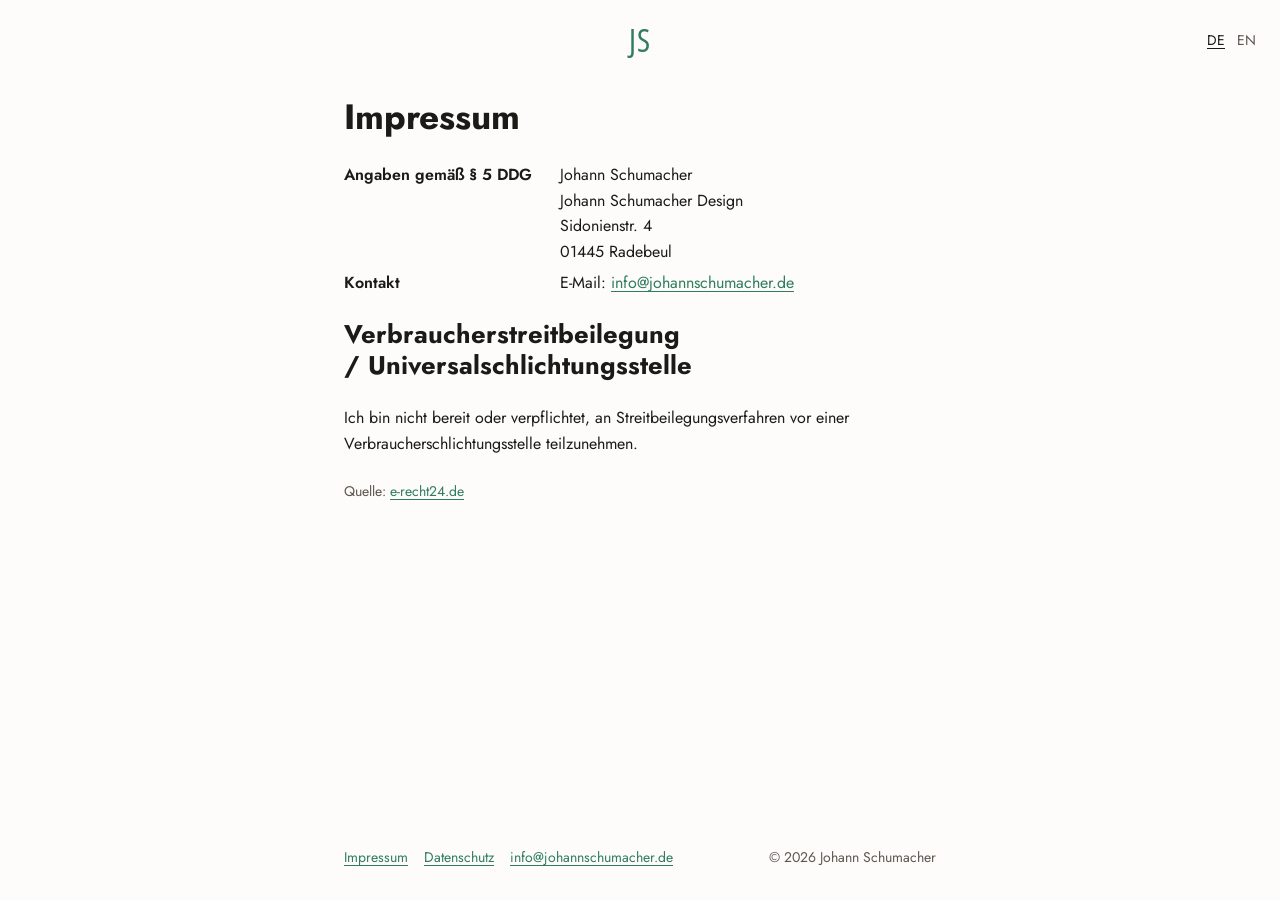
<file: impressum/index.html>
<!DOCTYPE html><html lang="de"><head><meta charset="utf-8"><meta name="viewport" content="width=device-width, initial-scale=1"><title>Impressum — Johann Schumacher</title><meta name="description" content="Impressum und Anbieterkennzeichnung nach § 5 DDG."><meta name="robots" content="noindex, follow"><link rel="canonical" href="https://www.johannschumacher.de/impressum/"><link rel="alternate" hreflang="de" href="https://www.johannschumacher.de/impressum/"><link rel="alternate" hreflang="en" href="https://www.johannschumacher.de/en/imprint/"><link rel="alternate" hreflang="x-default" href="https://www.johannschumacher.de/impressum/"><meta property="og:type" content="website"><meta property="og:title" content="Impressum — Johann Schumacher"><meta property="og:description" content="Impressum und Anbieterkennzeichnung nach § 5 DDG."><meta property="og:url" content="https://www.johannschumacher.de/impressum/"><meta property="og:locale" content="de_DE"><meta property="og:locale:alternate" content="en_GB"><meta property="og:site_name" content="Johann Schumacher"><meta name="theme-color" content="#fdfcfa"><meta http-equiv="Content-Security-Policy" content="default-src 'self'; script-src 'self'; style-src 'self' 'unsafe-inline'; img-src 'self' data:; object-src 'none'; base-uri 'self'; form-action 'none'"><link rel="icon" href="/favicon.ico" sizes="32x32"><link rel="icon" href="/img/icon.png" type="image/png"><link rel="sitemap" href="/sitemap-index.xml"><link rel="preload" href="/fonts/jost-latin-var.woff2" as="font" type="font/woff2" crossorigin><link rel="preload" href="/fonts/open-sans-condensed-400-js.woff2" as="font" type="font/woff2" crossorigin><style>@font-face{font-family:Jost;src:url(/fonts/jost-latin-var.woff2)format("woff2-variations");font-weight:100 900;font-style:normal;font-display:swap}@font-face{font-family:Open Sans Condensed;src:url(/fonts/open-sans-condensed-400-js.woff2)format("woff2");font-weight:400;font-style:normal;font-display:swap}:root{color-scheme:light;--bg:#fdfcfa;--bg-subtle:#f2efe9;--fg:#1c1a17;--fg-muted:#5d574e;--fg-quiet:#7a7368;--fg-subtle:#a59e93;--accent:#2f7d5d;--accent-contrast:#fff;--rule:#ddd7cc;--mark-bg:#fff2b8;--mark-fg:#33302a;--rsd:#a8261c;--shadow:#1c1a1759;--device:#161513;--device-edge:#3d3a35;--logo-size:2rem;--font-logo:"Open Sans Condensed", "Arial Narrow", sans-serif;--font-sans:"Jost", var(--font-system);--font-system:system-ui, -apple-system, "Segoe UI", Roboto, "Helvetica Neue", Arial, sans-serif;--measure:62ch;--step--1:.875rem;--step-0:1rem;--step-1:1.25rem;--step-2:1.6rem;--step-3:2.2rem;--space:1.5rem;--page-max:40rem}*,:before,:after{box-sizing:border-box}body{background:var(--bg);color:var(--fg);font-family:var(--font-sans);font-size:var(--step-0);flex-direction:column;min-height:100dvh;margin:0;line-height:1.6;display:flex}h1,h2,h3{text-wrap:balance;margin:0;line-height:1.2}h1{font-size:var(--step-3)}h2{font-size:var(--step-2)}h3{font-size:var(--step-1)}p{margin:0}a{color:var(--accent);text-underline-offset:.2em}a:hover{text-decoration:none}a[data-email]:not([href]){color:inherit;text-decoration:none}a[data-email][data-nojs=hide]:not([href]),li:has(>a[data-email][data-nojs=hide]:not([href])){display:none}:focus-visible{outline:2px solid var(--accent);outline-offset:3px}mark{background:var(--mark-bg);color:var(--mark-fg);padding:.1em .3em}.prose{max-width:var(--measure)}.wrap{width:100%;max-width:var(--page-max);padding-inline:var(--space);margin-inline:auto}.skip-link{inset-inline-start:-100vw;z-index:10;background:var(--accent);color:var(--accent-contrast);padding:.6rem 1rem;text-decoration:none;position:absolute;top:0}.skip-link:focus{inset-inline-start:0}.site-header{top:0;padding:var(--space);font-size:var(--step--1);grid-template-columns:1fr auto 1fr;align-items:center;display:grid;position:absolute;inset-inline:0}.site-header .logo{grid-column:2}.site-header .lang-switcher{grid-column:3;justify-self:end}nav ul{flex-wrap:wrap;gap:1rem;margin:0;padding:0;list-style:none;display:flex}main{padding-block:calc(var(--space) * 4) calc(var(--space) * 2);gap:calc(var(--space) * 2);flex-direction:column;flex:1;display:flex}main>*{width:100%}.stack{gap:var(--space);flex-direction:column;display:flex}.lead{font-size:var(--step-1)}.pronunciation{color:var(--fg-quiet);letter-spacing:.02em;margin-inline-start:.2em;font-size:.5em;font-weight:400}.aside{color:var(--fg-quiet);margin-block-start:calc(var(--space) * -.25);font-size:1.0625rem}.main--centered{justify-content:center}.logo{font-family:var(--font-logo);font-weight:400;font-size:var(--logo-size);letter-spacing:.02em;color:var(--accent);line-height:1;text-decoration:none}.detail-list{gap:.35rem var(--space);margin:0;display:grid}.detail-list dt{margin-top:.75rem;font-weight:600}.detail-list dt:first-child{margin-top:0}.detail-list dd{margin:0}@media (width>=40rem){.detail-list{grid-template-columns:minmax(12rem,auto) 1fr}.detail-list dt{margin-top:0}}.site-footer{padding-block:var(--space);color:var(--fg-muted);font-size:var(--step--1)}.site-footer a{padding-block:.5rem;display:inline-block}.site-footer .wrap{gap:.75rem var(--space);flex-wrap:wrap;justify-content:space-between;align-items:center;display:flex}.social-links{margin:0;gap:0;margin-block-start:calc(var(--space) * -.5 - .625rem);margin-inline-start:-.75rem;padding:0;list-style:none;display:flex}.social-links a{color:var(--fg-muted);padding:.625rem;transition:color .15s;display:block}.social-links a:hover{color:var(--fg)}.social-links svg{width:1.5rem;height:1.5rem;display:block}.lang-switcher ul{gap:.75rem}.lang-switcher a{color:var(--fg-muted);text-decoration:none}.lang-switcher a:hover{color:var(--fg)}.lang-switcher [aria-current=true]{color:var(--fg);text-underline-offset:.2em;text-decoration:underline}@media (prefers-reduced-motion:reduce){*,:before,:after{transition-duration:.01ms!important;animation-duration:.01ms!important}}.source-note{color:var(--fg-muted);font-size:var(--step--1)}
</style></head><body><a class="skip-link" href="#main">Zum Inhalt springen</a><header class="site-header"><a class="logo" href="/" aria-label="Start">JS</a><nav class="lang-switcher" aria-label="Sprache"><ul><li><span aria-current="true" lang="de" title="Deutsch">DE</span></li><li><a href="/en/imprint/" lang="en" hreflang="en" title="English">EN</a></li></ul></nav></header><main id="main"><div class="wrap stack"><h1>Impressum</h1><dl class="detail-list"><dt>Angaben gemäß § 5 DDG</dt><dd>Johann Schumacher<br>Johann Schumacher Design<br>Sidonienstr. 4<br>01445 Radebeul</dd><dt>Kontakt</dt><dd>E-Mail: <a href="&#109;&#97;&#105;&#108;&#116;&#111;&#58;&#105;&#110;&#102;&#111;&#64;&#106;&#111;&#104;&#97;&#110;&#110;&#115;&#99;&#104;&#117;&#109;&#97;&#99;&#104;&#101;&#114;&#46;&#100;&#101;">&#105;&#110;&#102;&#111;&#64;&#106;&#111;&#104;&#97;&#110;&#110;&#115;&#99;&#104;&#117;&#109;&#97;&#99;&#104;&#101;&#114;&#46;&#100;&#101;</a><script type="module" src="/_astro/Email.astro_astro_type_script_index_0_lang.C67YyaIF.js"></script></dd></dl><section class="prose stack"><h2>Verbraucherstreitbeilegung / Universalschlichtungsstelle</h2><p>Ich bin nicht bereit oder verpflichtet, an Streitbeilegungsverfahren vor einer Verbraucherschlichtungsstelle teilzunehmen.</p><p class="source-note">Quelle: <a href="https://www.e-recht24.de">e-recht24.de</a></p></section></div></main><footer class="site-footer"><div class="wrap"><nav aria-label="Fußzeile"><ul><li><a href="/impressum/">Impressum</a></li><li><a href="/datenschutz/">Datenschutz</a></li><li><a data-email data-u="ofni" data-d="ed.rehcamuhcsnnahoj" data-reveal>info [at] johannschumacher [dot] de</a></li></ul></nav><p>© 2026 Johann Schumacher</p></div></footer></body></html>
</file>
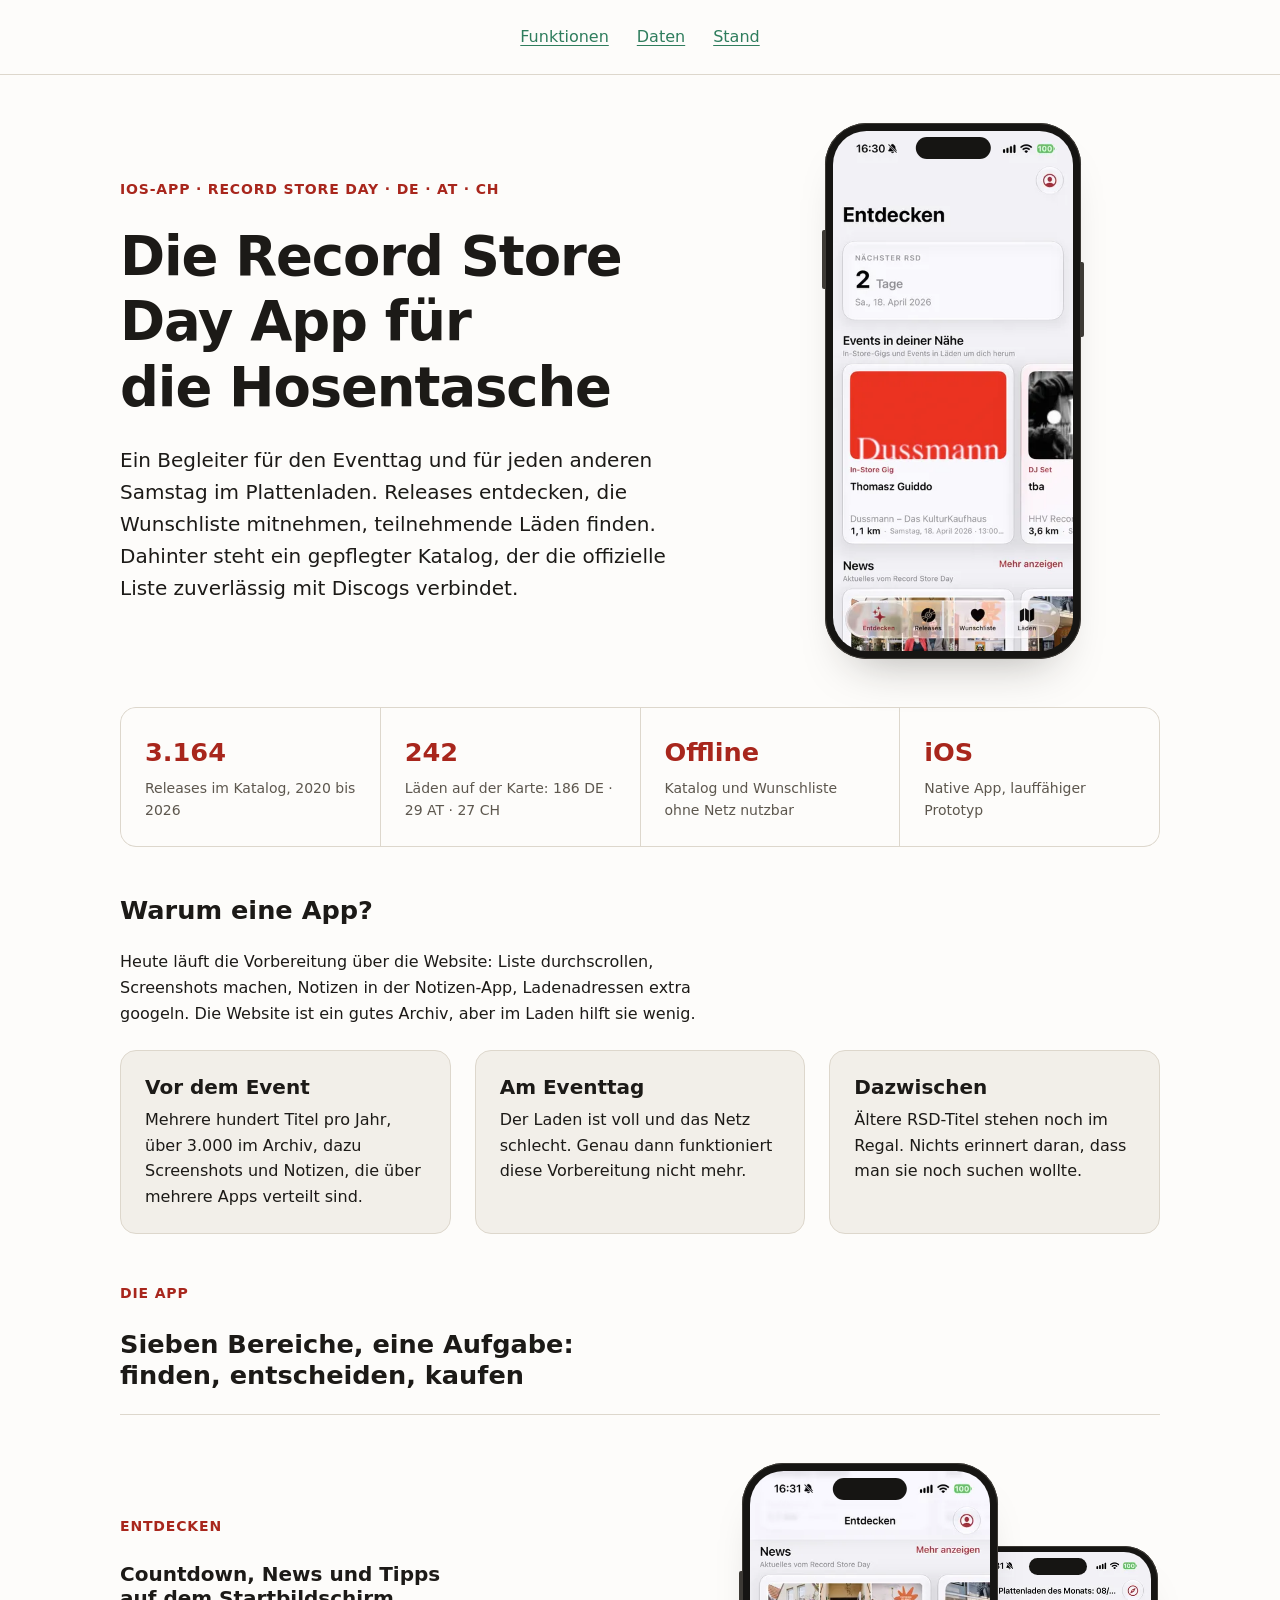
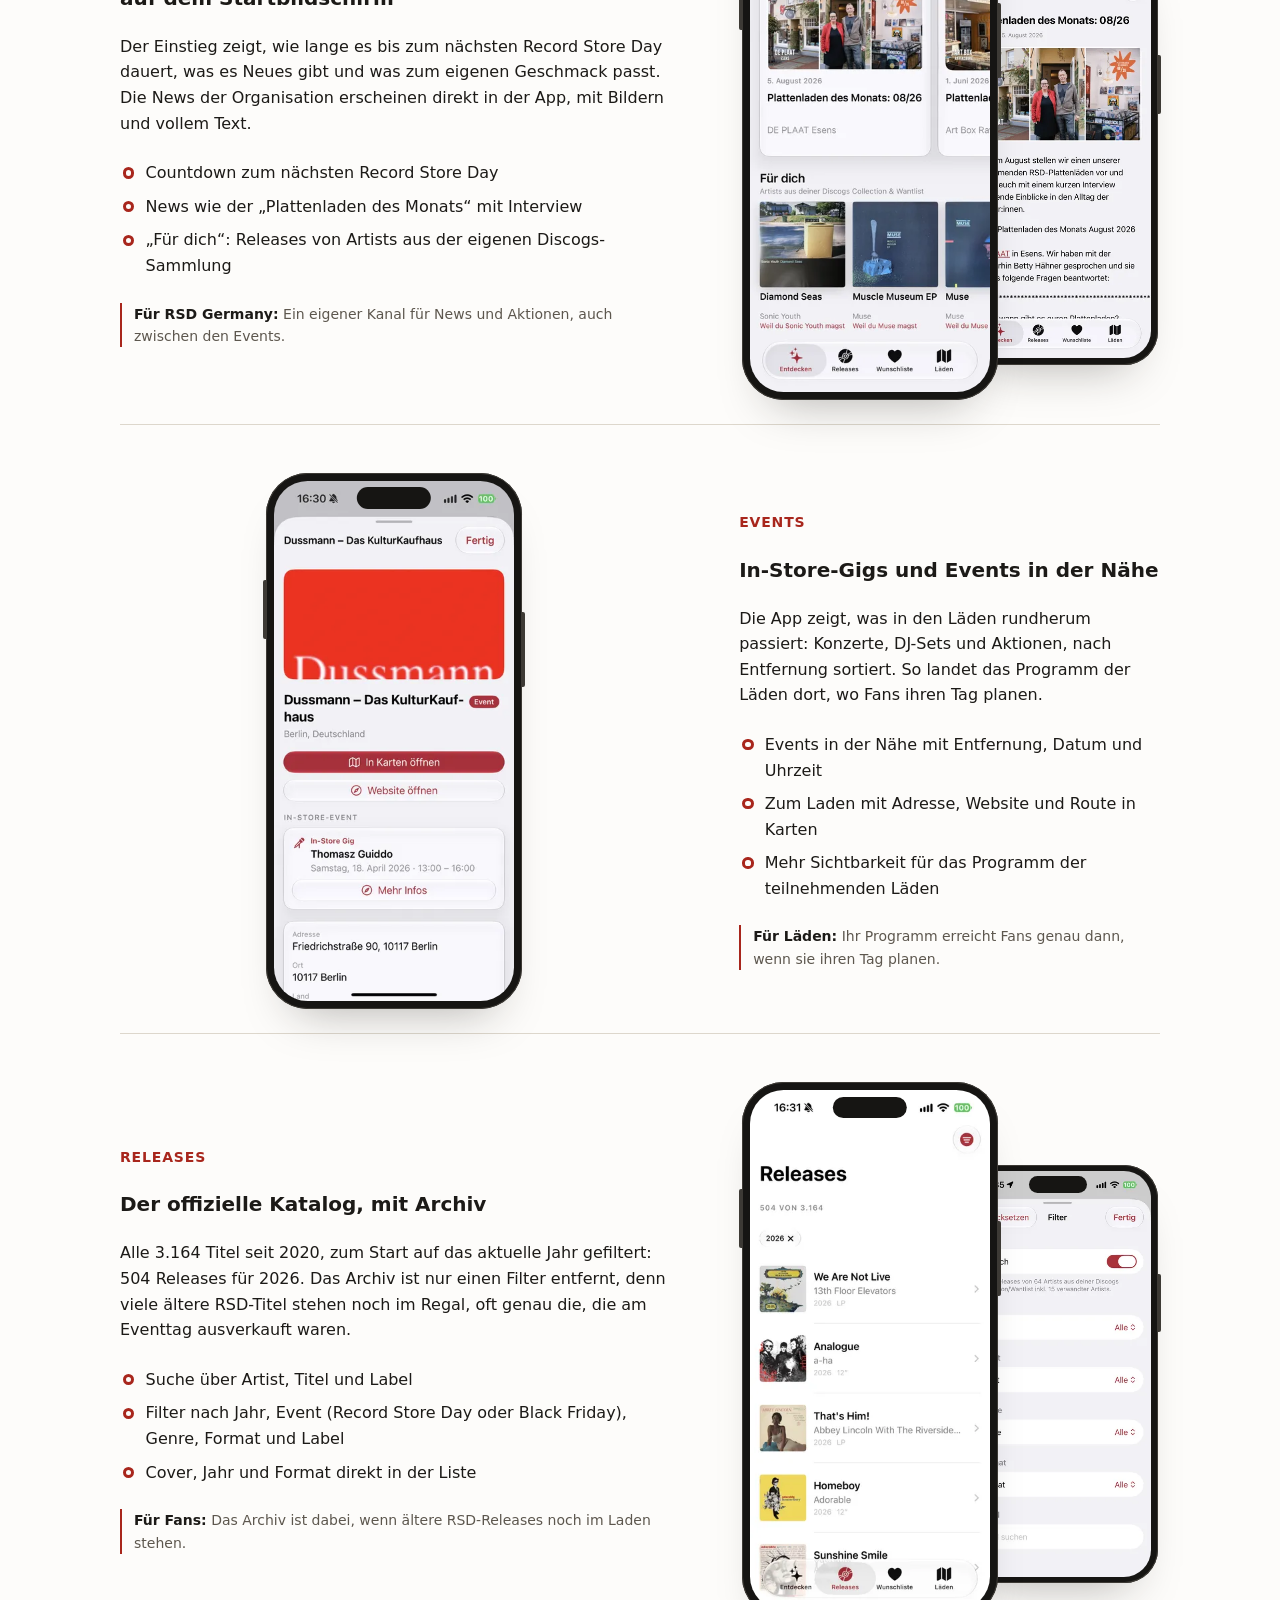
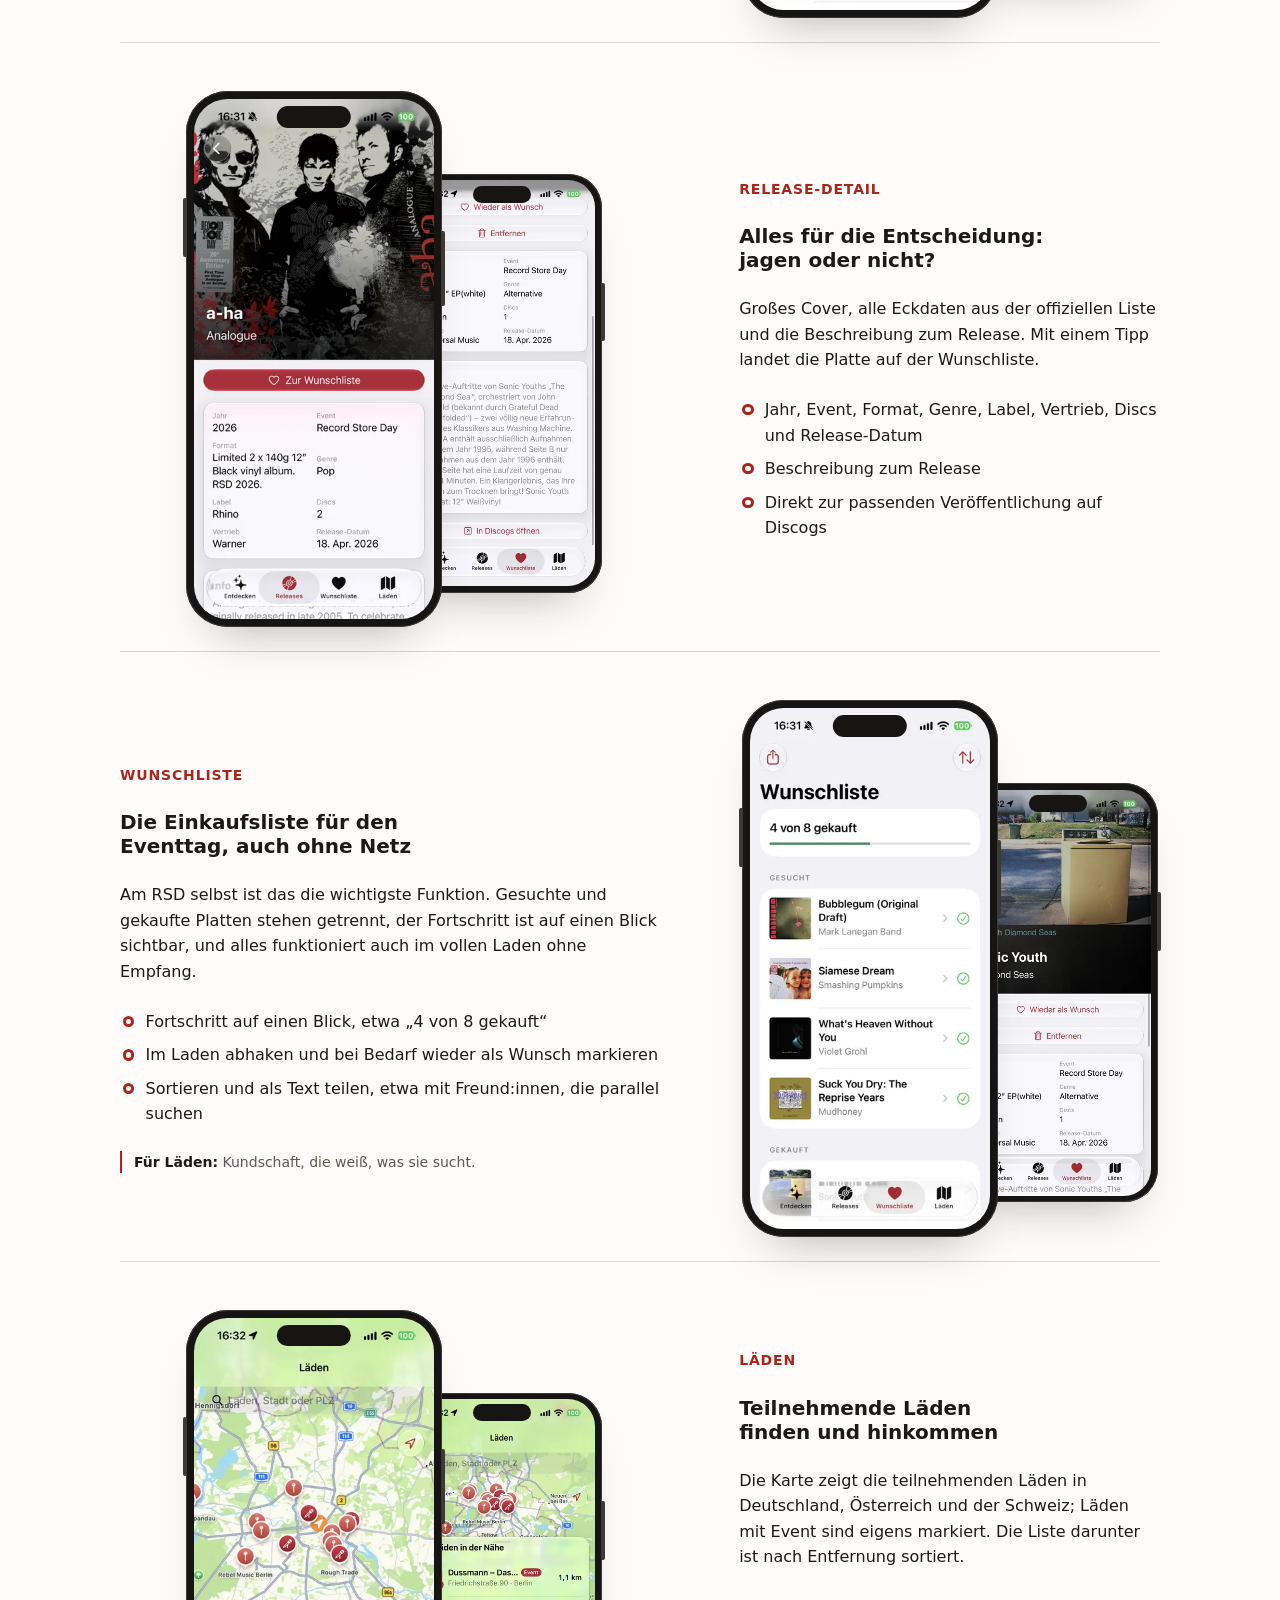
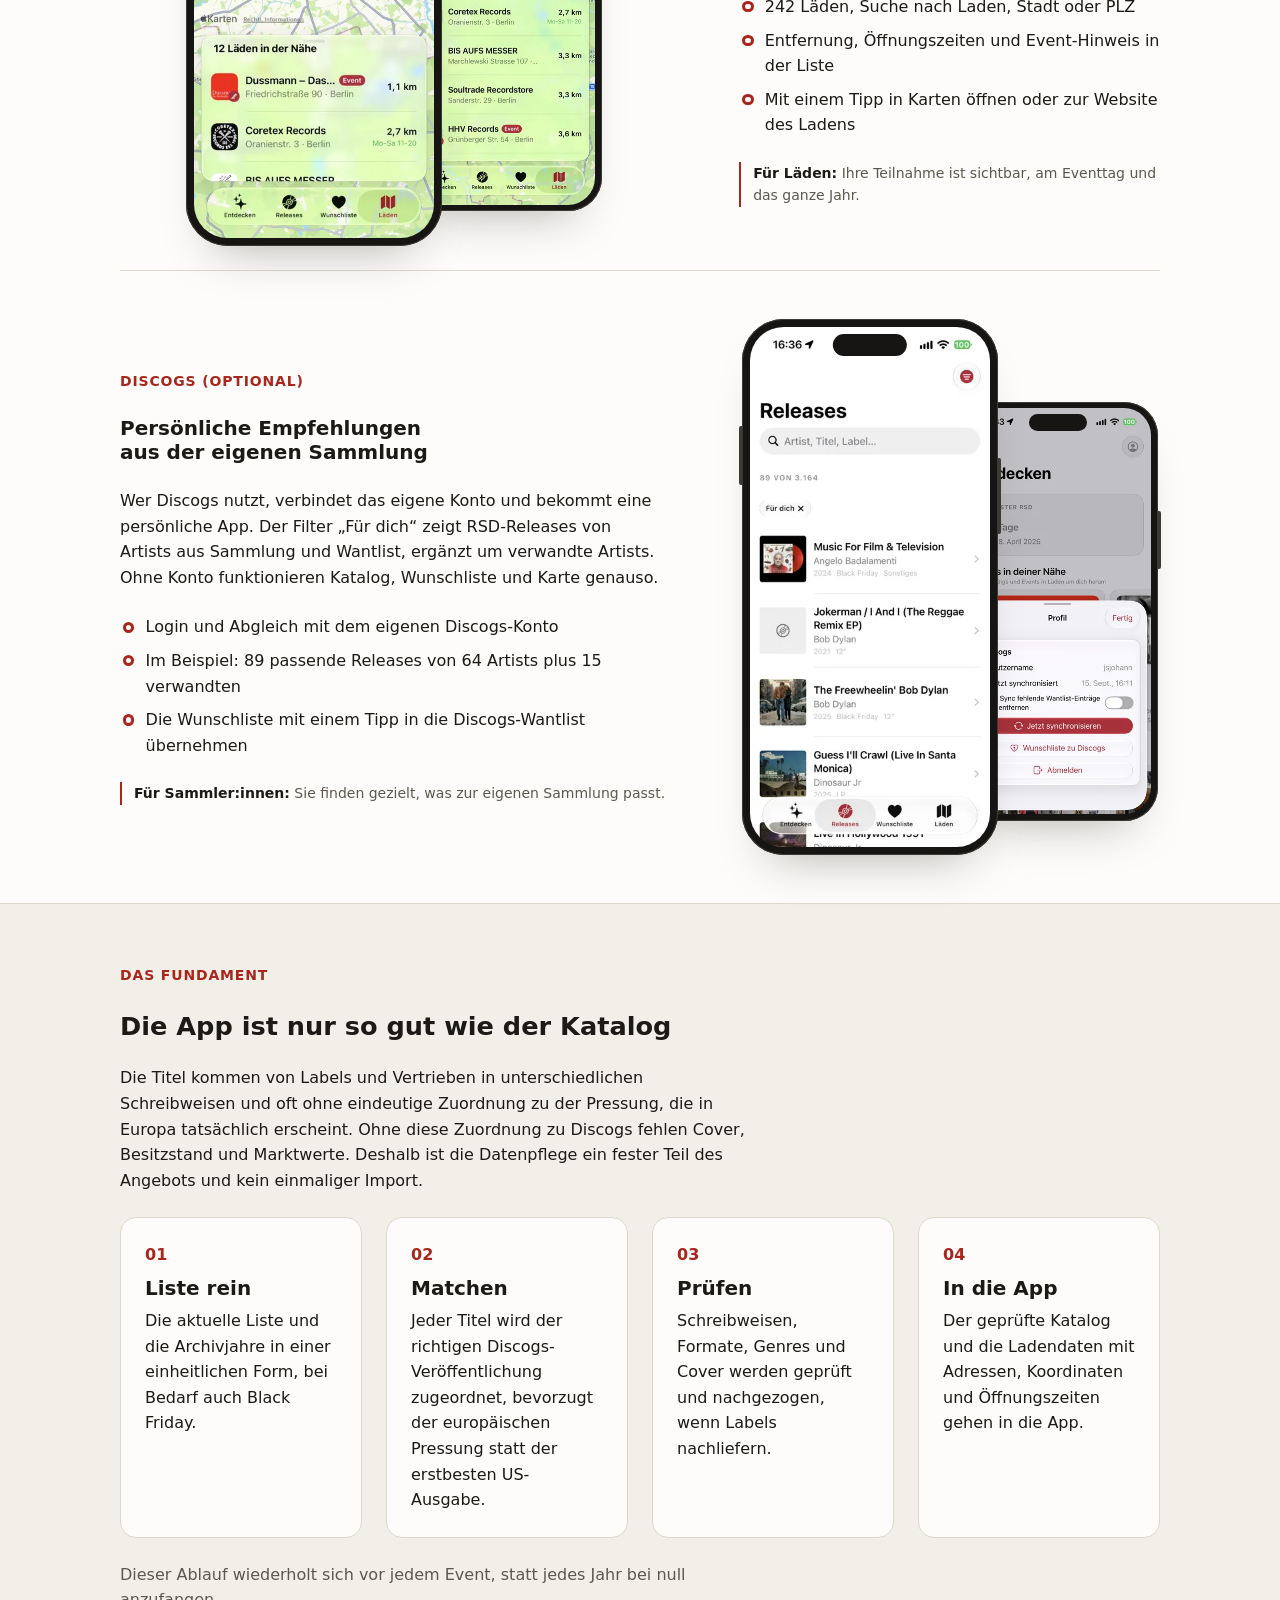
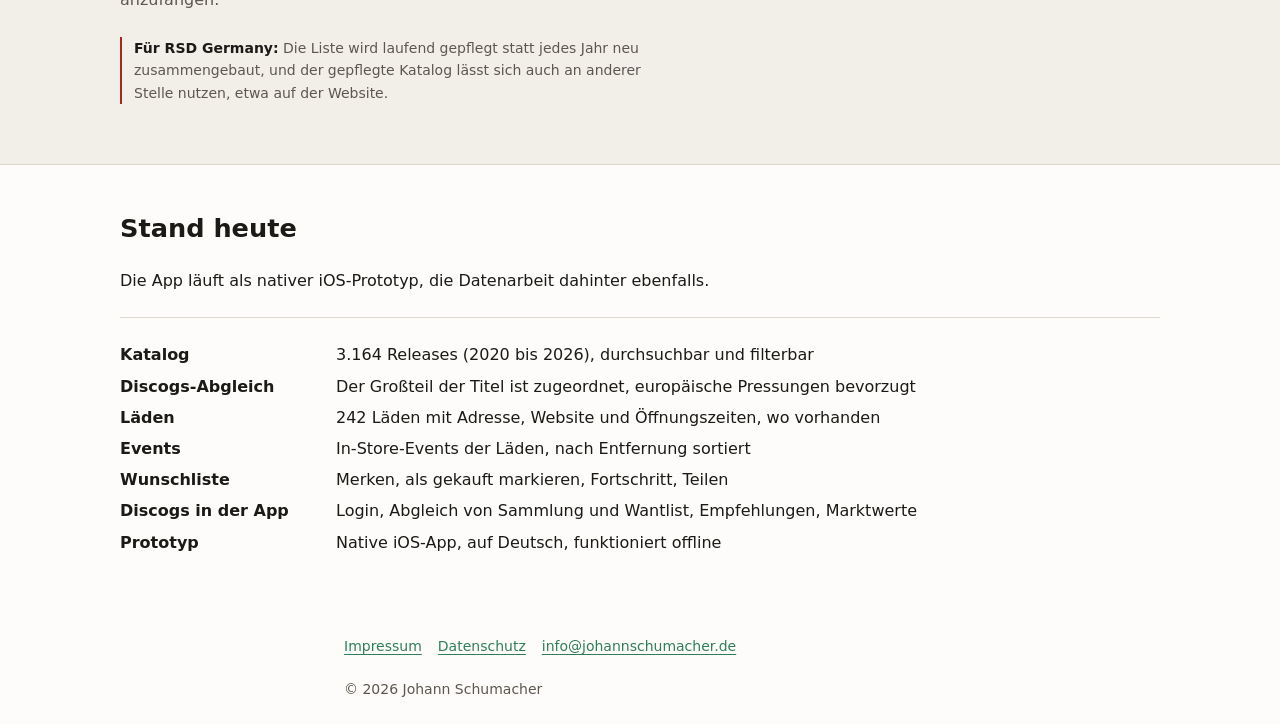
<file: record-store-day-dach/index.html>
<!DOCTYPE html><html lang="de" data-astro-cid-zla5bbyy><head><meta charset="utf-8"><meta name="viewport" content="width=device-width, initial-scale=1"><title>Record Store Day App für Deutschland, Österreich und die Schweiz</title><meta name="description" content="Die Begleit-App zum Record Store Day: offizieller Katalog, Wunschliste ohne Netz, teilnehmende Läden auf der Karte — und ein Katalog, der sauber mit Discogs verbunden ist."><meta name="robots" content="noindex, nofollow, noarchive, nosnippet"><link rel="canonical" href="https://www.johannschumacher.de/record-store-day-dach/"><meta property="og:type" content="website"><meta property="og:title" content="Record Store Day App für DE · AT · CH"><meta property="og:description" content="Die Begleit-App zum Record Store Day: offizieller Katalog, Wunschliste ohne Netz, teilnehmende Läden auf der Karte — und ein Katalog, der sauber mit Discogs verbunden ist."><meta property="og:url" content="https://www.johannschumacher.de/record-store-day-dach/"><meta property="og:locale" content="de_DE"><meta property="og:site_name" content="Johann Schumacher"><meta name="theme-color" content="#fdfcfa"><meta http-equiv="Content-Security-Policy" content="default-src 'self'; script-src 'self'; style-src 'self' 'unsafe-inline'; img-src 'self' data:; object-src 'none'; base-uri 'self'; form-action 'none'"><link rel="icon" href="/favicon.ico" sizes="32x32"><link rel="icon" href="/img/icon.png" type="image/png"><style>@font-face{font-family:Jost;src:url(/fonts/jost-latin-var.woff2)format("woff2-variations");font-weight:100 900;font-style:normal;font-display:swap}@font-face{font-family:Open Sans Condensed;src:url(/fonts/open-sans-condensed-400-js.woff2)format("woff2");font-weight:400;font-style:normal;font-display:swap}:root{color-scheme:light;--bg:#fdfcfa;--bg-subtle:#f2efe9;--fg:#1c1a17;--fg-muted:#5d574e;--fg-quiet:#7a7368;--fg-subtle:#a59e93;--accent:#2f7d5d;--accent-contrast:#fff;--rule:#ddd7cc;--mark-bg:#fff2b8;--mark-fg:#33302a;--rsd:#a8261c;--shadow:#1c1a1759;--device:#161513;--device-edge:#3d3a35;--logo-size:2rem;--font-logo:"Open Sans Condensed", "Arial Narrow", sans-serif;--font-sans:"Jost", var(--font-system);--font-system:system-ui, -apple-system, "Segoe UI", Roboto, "Helvetica Neue", Arial, sans-serif;--measure:62ch;--step--1:.875rem;--step-0:1rem;--step-1:1.25rem;--step-2:1.6rem;--step-3:2.2rem;--space:1.5rem;--page-max:40rem}*,:before,:after{box-sizing:border-box}body{background:var(--bg);color:var(--fg);font-family:var(--font-sans);font-size:var(--step-0);flex-direction:column;min-height:100dvh;margin:0;line-height:1.6;display:flex}h1,h2,h3{text-wrap:balance;margin:0;line-height:1.2}h1{font-size:var(--step-3)}h2{font-size:var(--step-2)}h3{font-size:var(--step-1)}p{margin:0}a{color:var(--accent);text-underline-offset:.2em}a:hover{text-decoration:none}a[data-email]:not([href]){color:inherit;text-decoration:none}a[data-email][data-nojs=hide]:not([href]),li:has(>a[data-email][data-nojs=hide]:not([href])){display:none}:focus-visible{outline:2px solid var(--accent);outline-offset:3px}mark{background:var(--mark-bg);color:var(--mark-fg);padding:.1em .3em}.prose{max-width:var(--measure)}.wrap{width:100%;max-width:var(--page-max);padding-inline:var(--space);margin-inline:auto}.skip-link{inset-inline-start:-100vw;z-index:10;background:var(--accent);color:var(--accent-contrast);padding:.6rem 1rem;text-decoration:none;position:absolute;top:0}.skip-link:focus{inset-inline-start:0}.site-header{top:0;padding:var(--space);font-size:var(--step--1);grid-template-columns:1fr auto 1fr;align-items:center;display:grid;position:absolute;inset-inline:0}.site-header .logo{grid-column:2}.site-header .lang-switcher{grid-column:3;justify-self:end}nav ul{flex-wrap:wrap;gap:1rem;margin:0;padding:0;list-style:none;display:flex}main{padding-block:calc(var(--space) * 4) calc(var(--space) * 2);gap:calc(var(--space) * 2);flex-direction:column;flex:1;display:flex}main>*{width:100%}.stack{gap:var(--space);flex-direction:column;display:flex}.lead{font-size:var(--step-1)}.pronunciation{color:var(--fg-quiet);letter-spacing:.02em;margin-inline-start:.2em;font-size:.5em;font-weight:400}.aside{color:var(--fg-quiet);margin-block-start:calc(var(--space) * -.25);font-size:1.0625rem}.main--centered{justify-content:center}.logo{font-family:var(--font-logo);font-weight:400;font-size:var(--logo-size);letter-spacing:.02em;color:var(--accent);line-height:1;text-decoration:none}.detail-list{gap:.35rem var(--space);margin:0;display:grid}.detail-list dt{margin-top:.75rem;font-weight:600}.detail-list dt:first-child{margin-top:0}.detail-list dd{margin:0}@media (width>=40rem){.detail-list{grid-template-columns:minmax(12rem,auto) 1fr}.detail-list dt{margin-top:0}}.site-footer{padding-block:var(--space);color:var(--fg-muted);font-size:var(--step--1)}.site-footer a{padding-block:.5rem;display:inline-block}.site-footer .wrap{gap:.75rem var(--space);flex-wrap:wrap;justify-content:space-between;align-items:center;display:flex}.social-links{margin:0;gap:0;margin-block-start:calc(var(--space) * -.5 - .625rem);margin-inline-start:-.75rem;padding:0;list-style:none;display:flex}.social-links a{color:var(--fg-muted);padding:.625rem;transition:color .15s;display:block}.social-links a:hover{color:var(--fg)}.social-links svg{width:1.5rem;height:1.5rem;display:block}.lang-switcher ul{gap:.75rem}.lang-switcher a{color:var(--fg-muted);text-decoration:none}.lang-switcher a:hover{color:var(--fg)}.lang-switcher [aria-current=true]{color:var(--fg);text-underline-offset:.2em;text-decoration:underline}@media (prefers-reduced-motion:reduce){*,:before,:after{transition-duration:.01ms!important;animation-duration:.01ms!important}}.source-note{color:var(--fg-muted);font-size:var(--step--1)}
.device[data-astro-cid-ofe7zldm]{--bezel:.5rem;--radius:2.6rem;width:100%;max-width:16rem;padding:var(--bezel);border-radius:var(--radius);background:var(--device);box-shadow:inset 0 0 0 1px var(--device-edge), 0 1.75rem 3rem -1.75rem var(--shadow);margin:0;position:relative}.device--sm[data-astro-cid-ofe7zldm]{--bezel:.4rem;--radius:2.1rem;max-width:12.5rem}.device[data-astro-cid-ofe7zldm]:before,.device[data-astro-cid-ofe7zldm]:after{content:"";background:var(--device-edge);width:3px;position:absolute}.device[data-astro-cid-ofe7zldm]:before{border-radius:2px 0 0 2px;height:11%;top:20%;left:-3px}.device[data-astro-cid-ofe7zldm]:after{border-radius:0 2px 2px 0;height:14%;top:26%;right:-3px}.device__screen[data-astro-cid-ofe7zldm]{border-radius:calc(var(--radius) - var(--bezel));aspect-ratio:1179/2556;background:var(--bg-subtle);position:relative;overflow:hidden}.device__screen[data-astro-cid-ofe7zldm]:after{content:"";background:var(--device);border-radius:999px;width:31%;height:4.2%;position:absolute;top:1.3%;left:50%;transform:translate(-50%)}.device__screen[data-astro-cid-ofe7zldm] img{object-fit:cover;width:100%;height:100%;display:block}body{font-family:var(--font-system)}.pitch-wrap[data-astro-cid-zla5bbyy]{max-width:68rem}.pitch-header[data-astro-cid-zla5bbyy]{border-bottom:1px solid var(--rule);padding-block:var(--space)}.pitch-header[data-astro-cid-zla5bbyy] ul[data-astro-cid-zla5bbyy]{justify-content:center;gap:.5rem 1.75rem}.pitch-main[data-astro-cid-zla5bbyy]{padding-top:calc(var(--space) * 2)}.shots[data-astro-cid-zla5bbyy]{justify-content:center;align-items:center;display:flex}.shots[data-astro-cid-zla5bbyy]>.device{z-index:1;flex:0 16rem;position:relative}.shots[data-astro-cid-zla5bbyy]>.device--sm{z-index:0;flex-basis:12.5rem;margin-inline-start:-2.5rem;transform:translateY(1.5rem)}.eyebrow[data-astro-cid-zla5bbyy]{color:var(--rsd);font-size:var(--step--1);letter-spacing:.06em;text-transform:uppercase;font-weight:600}h1[data-astro-cid-zla5bbyy]{letter-spacing:-.02em;font-size:clamp(2.2rem,5vw + 1rem,3.4rem)}.muted[data-astro-cid-zla5bbyy]{color:var(--fg-muted)}.hero-grid[data-astro-cid-zla5bbyy]{gap:calc(var(--space) * 2);align-items:center;display:grid}@media (width>=52rem){.hero-grid[data-astro-cid-zla5bbyy]{grid-template-columns:1.4fr 1fr}}.facts[data-astro-cid-zla5bbyy]{background:var(--rule);border:1px solid var(--rule);border-radius:1rem;grid-template-columns:repeat(auto-fit,minmax(13rem,1fr));gap:1px;margin:0;padding:0;list-style:none;display:grid;overflow:hidden}.facts[data-astro-cid-zla5bbyy] li[data-astro-cid-zla5bbyy]{background:var(--bg);padding:var(--space);flex-direction:column;gap:.25rem;display:flex}.facts[data-astro-cid-zla5bbyy] strong[data-astro-cid-zla5bbyy]{font-size:var(--step-2);color:var(--rsd);font-variant-numeric:tabular-nums}.facts[data-astro-cid-zla5bbyy] span[data-astro-cid-zla5bbyy]{color:var(--fg-muted);font-size:var(--step--1)}.cards[data-astro-cid-zla5bbyy]{gap:var(--space);grid-template-columns:repeat(auto-fit,minmax(15rem,1fr));display:grid}.card[data-astro-cid-zla5bbyy]{background:var(--bg-subtle);border:1px solid var(--rule);padding:var(--space);border-radius:1rem;flex-direction:column;gap:.5rem;display:flex}.feature[data-astro-cid-zla5bbyy]{gap:calc(var(--space) * 1.5);border-top:1px solid var(--rule);padding-top:calc(var(--space) * 2);align-items:center;display:grid}@media (width>=52rem){.feature[data-astro-cid-zla5bbyy]{gap:calc(var(--space) * 3);grid-template-columns:1.3fr 1fr}.feature--flip[data-astro-cid-zla5bbyy]>[data-astro-cid-zla5bbyy]:first-child{order:2}}.checks[data-astro-cid-zla5bbyy]{flex-direction:column;gap:.5rem;margin:0;padding:0;list-style:none;display:flex}.checks[data-astro-cid-zla5bbyy] li[data-astro-cid-zla5bbyy]{padding-left:1.6rem;position:relative}.checks[data-astro-cid-zla5bbyy] li[data-astro-cid-zla5bbyy]:before{content:"";border:.22em solid var(--rsd);border-radius:50%;width:.7em;height:.7em;position:absolute;top:.45em;left:.2rem}.band[data-astro-cid-zla5bbyy]{background:var(--bg-subtle);border-block:1px solid var(--rule);padding-block:calc(var(--space) * 2.5)}.steps[data-astro-cid-zla5bbyy]{counter-reset:step;gap:var(--space);grid-template-columns:repeat(auto-fit,minmax(13rem,1fr));margin:0;padding:0;list-style:none;display:grid}.steps[data-astro-cid-zla5bbyy] li[data-astro-cid-zla5bbyy]{counter-increment:step;background:var(--bg);border:1px solid var(--rule);padding:var(--space);border-radius:1rem;flex-direction:column;gap:.5rem;display:flex}.steps[data-astro-cid-zla5bbyy] li[data-astro-cid-zla5bbyy]:before{content:counter(step, decimal-leading-zero);color:var(--rsd);font-variant-numeric:tabular-nums;font-weight:700}.gain[data-astro-cid-zla5bbyy]{border-inline-start:2px solid var(--rsd);color:var(--fg-muted);font-size:var(--step--1);padding-inline-start:.75rem}.gain[data-astro-cid-zla5bbyy] strong[data-astro-cid-zla5bbyy]{color:var(--fg);font-weight:600}.status[data-astro-cid-zla5bbyy]{border-top:1px solid var(--rule);padding-top:var(--space)}
</style></head><body data-astro-cid-zla5bbyy><a class="skip-link" href="#main" data-astro-cid-zla5bbyy>Zum Inhalt springen</a><header class="pitch-header" data-astro-cid-zla5bbyy><nav class="wrap pitch-wrap" aria-label="Abschnitte" data-astro-cid-zla5bbyy><ul data-astro-cid-zla5bbyy><li data-astro-cid-zla5bbyy><a href="#funktionen" data-astro-cid-zla5bbyy>Funktionen</a></li><li data-astro-cid-zla5bbyy><a href="#daten" data-astro-cid-zla5bbyy>Daten</a></li><li data-astro-cid-zla5bbyy><a href="#stand" data-astro-cid-zla5bbyy>Stand</a></li></ul></nav></header><main id="main" class="pitch-main" data-astro-cid-zla5bbyy><section class="wrap pitch-wrap hero-grid" data-astro-cid-zla5bbyy><div class="stack" data-astro-cid-zla5bbyy><p class="eyebrow" data-astro-cid-zla5bbyy>iOS-App · Record Store Day · DE · AT · CH</p><h1 data-astro-cid-zla5bbyy>Die Record Store Day App für die Hosentasche</h1><p class="lead" data-astro-cid-zla5bbyy>Ein Begleiter für den Eventtag und für jeden anderen Samstag im Plattenladen. Releases entdecken, die Wunschliste mitnehmen, teilnehmende Läden finden. Dahinter steht ein gepflegter Katalog, der die offizielle Liste zuverlässig mit Discogs verbindet.</p></div><div class="shots" data-astro-cid-zla5bbyy><figure class="device device--md" data-astro-cid-ofe7zldm><div class="device__screen" data-astro-cid-ofe7zldm><img src="/_astro/home-countdown-next-events.Fo_DnFUT_ZtTfqy.webp" srcset="/_astro/home-countdown-next-events.Fo_DnFUT_107i5G.webp 360w, /_astro/home-countdown-next-events.Fo_DnFUT_yhWGP.webp 540w, /_astro/home-countdown-next-events.Fo_DnFUT_2lLHcc.webp 720w" alt="Startbildschirm „Entdecken“ mit dem Countdown „Nächster RSD: 2 Tage“ und darunter Events in der Nähe" sizes="(min-width: 52rem) 16rem, 55vw" loading="eager" decoding="async" data-astro-cid-ofe7zldm="true" width="1179" height="2556"></div></figure></div></section><section class="wrap pitch-wrap" aria-label="Kennzahlen" data-astro-cid-zla5bbyy><ul class="facts" data-astro-cid-zla5bbyy><li data-astro-cid-zla5bbyy><strong data-astro-cid-zla5bbyy>3.164</strong><span data-astro-cid-zla5bbyy>Releases im Katalog, 2020 bis 2026</span></li><li data-astro-cid-zla5bbyy><strong data-astro-cid-zla5bbyy>242</strong><span data-astro-cid-zla5bbyy>Läden auf der Karte: 186 DE · 29 AT · 27 CH</span></li><li data-astro-cid-zla5bbyy><strong data-astro-cid-zla5bbyy>Offline</strong><span data-astro-cid-zla5bbyy>Katalog und Wunschliste ohne Netz nutzbar</span></li><li data-astro-cid-zla5bbyy><strong data-astro-cid-zla5bbyy>iOS</strong><span data-astro-cid-zla5bbyy>Native App, lauffähiger Prototyp</span></li></ul></section><section class="wrap pitch-wrap stack" aria-labelledby="ausgangslage" data-astro-cid-zla5bbyy><h2 id="ausgangslage" data-astro-cid-zla5bbyy>Warum eine App?</h2><p class="prose" data-astro-cid-zla5bbyy>Heute läuft die Vorbereitung über die Website: Liste durchscrollen, Screenshots machen, Notizen in der Notizen-App, Ladenadressen extra googeln. Die Website ist ein gutes Archiv, aber im Laden hilft sie wenig.</p><div class="cards" data-astro-cid-zla5bbyy><div class="card" data-astro-cid-zla5bbyy><h3 data-astro-cid-zla5bbyy>Vor dem Event</h3><p data-astro-cid-zla5bbyy>Mehrere hundert Titel pro Jahr, über 3.000 im Archiv, dazu Screenshots und Notizen, die über mehrere Apps verteilt sind.</p></div><div class="card" data-astro-cid-zla5bbyy><h3 data-astro-cid-zla5bbyy>Am Eventtag</h3><p data-astro-cid-zla5bbyy>Der Laden ist voll und das Netz schlecht. Genau dann funktioniert diese Vorbereitung nicht mehr.</p></div><div class="card" data-astro-cid-zla5bbyy><h3 data-astro-cid-zla5bbyy>Dazwischen</h3><p data-astro-cid-zla5bbyy>Ältere RSD-Titel stehen noch im Regal. Nichts erinnert daran, dass man sie noch suchen wollte.</p></div></div></section><section id="funktionen" class="wrap pitch-wrap stack" aria-labelledby="funktionen-titel" data-astro-cid-zla5bbyy><div class="stack prose" data-astro-cid-zla5bbyy><p class="eyebrow" data-astro-cid-zla5bbyy>Die App</p><h2 id="funktionen-titel" data-astro-cid-zla5bbyy>Sieben Bereiche, eine Aufgabe: finden, entscheiden, kaufen</h2></div><article class="feature" id="entdecken" data-astro-cid-zla5bbyy><div class="stack" data-astro-cid-zla5bbyy><p class="eyebrow" data-astro-cid-zla5bbyy>Entdecken</p><h3 data-astro-cid-zla5bbyy>Countdown, News und Tipps auf dem Startbildschirm</h3><p data-astro-cid-zla5bbyy>Der Einstieg zeigt, wie lange es bis zum nächsten Record Store Day dauert, was es Neues gibt und was zum eigenen Geschmack passt. Die News der Organisation erscheinen direkt in der App, mit Bildern und vollem Text.</p><ul class="checks" data-astro-cid-zla5bbyy><li data-astro-cid-zla5bbyy>Countdown zum nächsten Record Store Day</li><li data-astro-cid-zla5bbyy>News wie der „Plattenladen des Monats“ mit Interview</li><li data-astro-cid-zla5bbyy>„Für dich“: Releases von Artists aus der eigenen Discogs-Sammlung</li></ul><p class="gain" data-astro-cid-zla5bbyy><strong data-astro-cid-zla5bbyy>Für RSD Germany:</strong> Ein eigener Kanal für News und Aktionen, auch zwischen den Events.</p></div><div class="shots" data-astro-cid-zla5bbyy><figure class="device device--md" data-astro-cid-ofe7zldm><div class="device__screen" data-astro-cid-ofe7zldm><img src="/_astro/home-news-for-your.B2JWptc3_lbWxM.webp" srcset="/_astro/home-news-for-your.B2JWptc3_Z2pVCpS.webp 360w, /_astro/home-news-for-your.B2JWptc3_1j6HTs.webp 540w, /_astro/home-news-for-your.B2JWptc3_ZTlq9q.webp 720w" alt="Startbildschirm „Entdecken“ mit der News „Plattenladen des Monats: 08/26“ und der Reihe „Für dich“ mit Empfehlungen aus der Discogs-Sammlung" sizes="(min-width: 52rem) 16rem, 55vw" loading="lazy" decoding="async" data-astro-cid-ofe7zldm="true" width="1179" height="2556"></div></figure><figure class="device device--sm" data-astro-cid-ofe7zldm><div class="device__screen" data-astro-cid-ofe7zldm><img src="/_astro/home-news-detail.BfnqrVPe_Z29uUS3.webp" srcset="/_astro/home-news-detail.BfnqrVPe_2pDn2B.webp 360w, /_astro/home-news-detail.BfnqrVPe_2ciOhK.webp 540w, /_astro/home-news-detail.BfnqrVPe_2gYwk2.webp 720w" alt="Geöffnete News „Plattenladen des Monats: 08/26“ über DE PLAAT in Esens, mit Fotos und Text" sizes="(min-width: 52rem) 12rem, 40vw" loading="lazy" decoding="async" data-astro-cid-ofe7zldm="true" width="1179" height="2556"></div></figure></div></article><article class="feature feature--flip" id="events" data-astro-cid-zla5bbyy><div class="stack" data-astro-cid-zla5bbyy><p class="eyebrow" data-astro-cid-zla5bbyy>Events</p><h3 data-astro-cid-zla5bbyy>In-Store-Gigs und Events in der Nähe</h3><p data-astro-cid-zla5bbyy>Die App zeigt, was in den Läden rundherum passiert: Konzerte, DJ-Sets und Aktionen, nach Entfernung sortiert. So landet das Programm der Läden dort, wo Fans ihren Tag planen.</p><ul class="checks" data-astro-cid-zla5bbyy><li data-astro-cid-zla5bbyy>Events in der Nähe mit Entfernung, Datum und Uhrzeit</li><li data-astro-cid-zla5bbyy>Zum Laden mit Adresse, Website und Route in Karten</li><li data-astro-cid-zla5bbyy>Mehr Sichtbarkeit für das Programm der teilnehmenden Läden</li></ul><p class="gain" data-astro-cid-zla5bbyy><strong data-astro-cid-zla5bbyy>Für Läden:</strong> Ihr Programm erreicht Fans genau dann, wenn sie ihren Tag planen.</p></div><div class="shots" data-astro-cid-zla5bbyy><figure class="device device--md" data-astro-cid-ofe7zldm><div class="device__screen" data-astro-cid-ofe7zldm><img src="/_astro/home-detail-store-event.B6KpO95E_ZefJr5.webp" srcset="/_astro/home-detail-store-event.B6KpO95E_Z21nnE1.webp 360w, /_astro/home-detail-store-event.B6KpO95E_Z1ie7PI.webp 540w, /_astro/home-detail-store-event.B6KpO95E_ZuqVva.webp 720w" alt="Laden „Dussmann – Das KulturKaufhaus“ in Berlin mit den Knöpfen „In Karten öffnen“ und „Website öffnen“ und einem In-Store-Gig am 18. April 2026" sizes="(min-width: 52rem) 16rem, 55vw" loading="lazy" decoding="async" data-astro-cid-ofe7zldm="true" width="1179" height="2556"></div></figure></div></article><article class="feature" id="releases" data-astro-cid-zla5bbyy><div class="stack" data-astro-cid-zla5bbyy><p class="eyebrow" data-astro-cid-zla5bbyy>Releases</p><h3 data-astro-cid-zla5bbyy>Der offizielle Katalog, mit Archiv</h3><p data-astro-cid-zla5bbyy>Alle 3.164 Titel seit 2020, zum Start auf das aktuelle Jahr gefiltert: 504 Releases für 2026. Das Archiv ist nur einen Filter entfernt, denn viele ältere RSD-Titel stehen noch im Regal, oft genau die, die am Eventtag ausverkauft waren.</p><ul class="checks" data-astro-cid-zla5bbyy><li data-astro-cid-zla5bbyy>Suche über Artist, Titel und Label</li><li data-astro-cid-zla5bbyy>Filter nach Jahr, Event (Record Store Day oder Black Friday), Genre, Format und Label</li><li data-astro-cid-zla5bbyy>Cover, Jahr und Format direkt in der Liste</li></ul><p class="gain" data-astro-cid-zla5bbyy><strong data-astro-cid-zla5bbyy>Für Fans:</strong> Das Archiv ist dabei, wenn ältere RSD-Releases noch im Laden stehen.</p></div><div class="shots" data-astro-cid-zla5bbyy><figure class="device device--md" data-astro-cid-ofe7zldm><div class="device__screen" data-astro-cid-ofe7zldm><img src="/_astro/releases-current-year.BrqBUjci_Z2pEIgi.webp" srcset="/_astro/releases-current-year.BrqBUjci_Z18MpfC.webp 360w, /_astro/releases-current-year.BrqBUjci_2dcwbK.webp 540w, /_astro/releases-current-year.BrqBUjci_Z23yYgk.webp 720w" alt="Release-Liste, gefiltert auf 2026: 504 von 3.164 Titeln mit Cover, Artist, Jahr und Format" sizes="(min-width: 52rem) 16rem, 55vw" loading="lazy" decoding="async" data-astro-cid-ofe7zldm="true" width="1179" height="2556"></div></figure><figure class="device device--sm" data-astro-cid-ofe7zldm><div class="device__screen" data-astro-cid-ofe7zldm><img src="/_astro/filter-full-all-years-for-you.uX50S7wT_Z2nN3Yy.webp" srcset="/_astro/filter-full-all-years-for-you.uX50S7wT_Z1Qav6x.webp 360w, /_astro/filter-full-all-years-for-you.uX50S7wT_d8Pic.webp 540w, /_astro/filter-full-all-years-for-you.uX50S7wT_Z1vIUUF.webp 720w" alt="Filter mit „Für dich“, Jahr, Event, Genre, Format und Label-Suche" sizes="(min-width: 52rem) 12rem, 40vw" loading="lazy" decoding="async" data-astro-cid-ofe7zldm="true" width="1179" height="2556"></div></figure></div></article><article class="feature feature--flip" id="detail" data-astro-cid-zla5bbyy><div class="stack" data-astro-cid-zla5bbyy><p class="eyebrow" data-astro-cid-zla5bbyy>Release-Detail</p><h3 data-astro-cid-zla5bbyy>Alles für die Entscheidung: jagen oder nicht?</h3><p data-astro-cid-zla5bbyy>Großes Cover, alle Eckdaten aus der offiziellen Liste und die Beschreibung zum Release. Mit einem Tipp landet die Platte auf der Wunschliste.</p><ul class="checks" data-astro-cid-zla5bbyy><li data-astro-cid-zla5bbyy>Jahr, Event, Format, Genre, Label, Vertrieb, Discs und Release-Datum</li><li data-astro-cid-zla5bbyy>Beschreibung zum Release</li><li data-astro-cid-zla5bbyy>Direkt zur passenden Veröffentlichung auf Discogs</li></ul></div><div class="shots" data-astro-cid-zla5bbyy><figure class="device device--md" data-astro-cid-ofe7zldm><div class="device__screen" data-astro-cid-ofe7zldm><img src="/_astro/releases-detail-not-owned.BIwlbwhe_Z1I1BFt.webp" srcset="/_astro/releases-detail-not-owned.BIwlbwhe_ZJXR1J.webp 360w, /_astro/releases-detail-not-owned.BIwlbwhe_Z1zSCfR.webp 540w, /_astro/releases-detail-not-owned.BIwlbwhe_ZxkPG1.webp 720w" alt="Release „a-ha – Analogue“ mit großem Cover, dem Knopf „Zur Wunschliste“ und den Eckdaten zu Format, Label und Vertrieb" sizes="(min-width: 52rem) 16rem, 55vw" loading="lazy" decoding="async" data-astro-cid-ofe7zldm="true" width="1179" height="2556"></div></figure><figure class="device device--sm" data-astro-cid-ofe7zldm><div class="device__screen" data-astro-cid-ofe7zldm><img src="/_astro/releases-detail-info-discogs.CajlAuJp_1xGXCU.webp" srcset="/_astro/releases-detail-info-discogs.CajlAuJp_2gVRw5.webp 360w, /_astro/releases-detail-info-discogs.CajlAuJp_20YD0J.webp 540w, /_astro/releases-detail-info-discogs.CajlAuJp_Z1NzIG4.webp 720w" alt="Weiter unten im Release: Beschreibungstext und der Knopf „In Discogs öffnen“" sizes="(min-width: 52rem) 12rem, 40vw" loading="lazy" decoding="async" data-astro-cid-ofe7zldm="true" width="1179" height="2556"></div></figure></div></article><article class="feature" id="wunschliste" data-astro-cid-zla5bbyy><div class="stack" data-astro-cid-zla5bbyy><p class="eyebrow" data-astro-cid-zla5bbyy>Wunschliste</p><h3 data-astro-cid-zla5bbyy>Die Einkaufsliste für den Eventtag, auch ohne Netz</h3><p data-astro-cid-zla5bbyy>Am RSD selbst ist das die wichtigste Funktion. Gesuchte und gekaufte Platten stehen getrennt, der Fortschritt ist auf einen Blick sichtbar, und alles funktioniert auch im vollen Laden ohne Empfang.</p><ul class="checks" data-astro-cid-zla5bbyy><li data-astro-cid-zla5bbyy>Fortschritt auf einen Blick, etwa „4 von 8 gekauft“</li><li data-astro-cid-zla5bbyy>Im Laden abhaken und bei Bedarf wieder als Wunsch markieren</li><li data-astro-cid-zla5bbyy>Sortieren und als Text teilen, etwa mit Freund:innen, die parallel suchen</li></ul><p class="gain" data-astro-cid-zla5bbyy><strong data-astro-cid-zla5bbyy>Für Läden:</strong> Kundschaft, die weiß, was sie sucht.</p></div><div class="shots" data-astro-cid-zla5bbyy><figure class="device device--md" data-astro-cid-ofe7zldm><div class="device__screen" data-astro-cid-ofe7zldm><img src="/_astro/wishlist.BBfYs35K_1bWa8h.webp" srcset="/_astro/wishlist.BBfYs35K_ZmuTVr.webp 360w, /_astro/wishlist.BBfYs35K_pFH2H.webp 540w, /_astro/wishlist.BBfYs35K_L2gg.webp 720w" alt="Wunschliste mit dem Fortschritt „4 von 8 gekauft“ und den Abschnitten „Gesucht“ und „Gekauft“" sizes="(min-width: 52rem) 16rem, 55vw" loading="lazy" decoding="async" data-astro-cid-ofe7zldm="true" width="1179" height="2556"></div></figure><figure class="device device--sm" data-astro-cid-ofe7zldm><div class="device__screen" data-astro-cid-ofe7zldm><img src="/_astro/releases-detail-owned.CwABkgRa_Zvm56J.webp" srcset="/_astro/releases-detail-owned.CwABkgRa_Z60cri.webp 360w, /_astro/releases-detail-owned.CwABkgRa_Z1OcoNQ.webp 540w, /_astro/releases-detail-owned.CwABkgRa_Z10LLs0.webp 720w" alt="Gekaufter Release „Sonic Youth – Diamond Seas“ mit den Knöpfen „Wieder als Wunsch“ und „Entfernen“" sizes="(min-width: 52rem) 12rem, 40vw" loading="lazy" decoding="async" data-astro-cid-ofe7zldm="true" width="1179" height="2556"></div></figure></div></article><article class="feature feature--flip" id="laeden" data-astro-cid-zla5bbyy><div class="stack" data-astro-cid-zla5bbyy><p class="eyebrow" data-astro-cid-zla5bbyy>Läden</p><h3 data-astro-cid-zla5bbyy>Teilnehmende Läden finden und hinkommen</h3><p data-astro-cid-zla5bbyy>Die Karte zeigt die teilnehmenden Läden in Deutschland, Österreich und der Schweiz; Läden mit Event sind eigens markiert. Die Liste darunter ist nach Entfernung sortiert.</p><ul class="checks" data-astro-cid-zla5bbyy><li data-astro-cid-zla5bbyy>242 Läden, Suche nach Laden, Stadt oder PLZ</li><li data-astro-cid-zla5bbyy>Entfernung, Öffnungszeiten und Event-Hinweis in der Liste</li><li data-astro-cid-zla5bbyy>Mit einem Tipp in Karten öffnen oder zur Website des Ladens</li></ul><p class="gain" data-astro-cid-zla5bbyy><strong data-astro-cid-zla5bbyy>Für Läden:</strong> Ihre Teilnahme ist sichtbar, am Eventtag und das ganze Jahr.</p></div><div class="shots" data-astro-cid-zla5bbyy><figure class="device device--md" data-astro-cid-ofe7zldm><div class="device__screen" data-astro-cid-ofe7zldm><img src="/_astro/map.ByQy9t-Q_2r1VxD.webp" srcset="/_astro/map.ByQy9t-Q_2kfDuX.webp 360w, /_astro/map.ByQy9t-Q_ih0KX.webp 540w, /_astro/map.ByQy9t-Q_2hcQRl.webp 720w" alt="Karte von Berlin mit Laden- und Event-Pins und der Liste „12 Läden in der Nähe“" sizes="(min-width: 52rem) 16rem, 55vw" loading="lazy" decoding="async" data-astro-cid-ofe7zldm="true" width="1179" height="2556"></div></figure><figure class="device device--sm" data-astro-cid-ofe7zldm><div class="device__screen" data-astro-cid-ofe7zldm><img src="/_astro/map-detail-list.CLLVl_L__aVvly.webp" srcset="/_astro/map-detail-list.CLLVl_L__ZYDuOy.webp 360w, /_astro/map-detail-list.CLLVl_L__Z1u6VeW.webp 540w, /_astro/map-detail-list.CLLVl_L__Z1DY7Nl.webp 720w" alt="Aufgezogene Liste „14 Läden in der Nähe“ mit Entfernung, Adresse, Öffnungszeiten und Event-Hinweis" sizes="(min-width: 52rem) 12rem, 40vw" loading="lazy" decoding="async" data-astro-cid-ofe7zldm="true" width="1179" height="2556"></div></figure></div></article><article class="feature" id="discogs" data-astro-cid-zla5bbyy><div class="stack" data-astro-cid-zla5bbyy><p class="eyebrow" data-astro-cid-zla5bbyy>Discogs (optional)</p><h3 data-astro-cid-zla5bbyy>Persönliche Empfehlungen aus der eigenen Sammlung</h3><p data-astro-cid-zla5bbyy>Wer Discogs nutzt, verbindet das eigene Konto und bekommt eine persönliche App. Der Filter „Für dich“ zeigt RSD-Releases von Artists aus Sammlung und Wantlist, ergänzt um verwandte Artists. Ohne Konto funktionieren Katalog, Wunschliste und Karte genauso.</p><ul class="checks" data-astro-cid-zla5bbyy><li data-astro-cid-zla5bbyy>Login und Abgleich mit dem eigenen Discogs-Konto</li><li data-astro-cid-zla5bbyy>Im Beispiel: 89 passende Releases von 64 Artists plus 15 verwandten</li><li data-astro-cid-zla5bbyy>Die Wunschliste mit einem Tipp in die Discogs-Wantlist übernehmen</li></ul><p class="gain" data-astro-cid-zla5bbyy><strong data-astro-cid-zla5bbyy>Für Sammler:innen:</strong> Sie finden gezielt, was zur eigenen Sammlung passt.</p></div><div class="shots" data-astro-cid-zla5bbyy><figure class="device device--md" data-astro-cid-ofe7zldm><div class="device__screen" data-astro-cid-ofe7zldm><img src="/_astro/releases-all-for-you-with-filter.CWiq8y25_Z2bNiah.webp" srcset="/_astro/releases-all-for-you-with-filter.CWiq8y25_1pzXxs.webp 360w, /_astro/releases-all-for-you-with-filter.CWiq8y25_18jvle.webp 540w, /_astro/releases-all-for-you-with-filter.CWiq8y25_W9aiK.webp 720w" alt="Release-Liste mit aktivem Filter „Für dich“: 89 von 3.164 Titeln" sizes="(min-width: 52rem) 16rem, 55vw" loading="lazy" decoding="async" data-astro-cid-ofe7zldm="true" width="1179" height="2556"></div></figure><figure class="device device--sm" data-astro-cid-ofe7zldm><div class="device__screen" data-astro-cid-ofe7zldm><img src="/_astro/profile-discogs.omz4rY_o_Z1Dj86z.webp" srcset="/_astro/profile-discogs.omz4rY_o_2nSMDq.webp 360w, /_astro/profile-discogs.omz4rY_o_1Sqme2.webp 540w, /_astro/profile-discogs.omz4rY_o_1IyaED.webp 720w" alt="Profil mit Discogs-Konto, letzter Synchronisation und den Knöpfen „Jetzt synchronisieren“ und „Wunschliste zu Discogs“" sizes="(min-width: 52rem) 12rem, 40vw" loading="lazy" decoding="async" data-astro-cid-ofe7zldm="true" width="1179" height="2556"></div></figure></div></article></section><section id="daten" class="band" aria-labelledby="daten-titel" data-astro-cid-zla5bbyy><div class="wrap pitch-wrap stack" data-astro-cid-zla5bbyy><div class="stack prose" data-astro-cid-zla5bbyy><p class="eyebrow" data-astro-cid-zla5bbyy>Das Fundament</p><h2 id="daten-titel" data-astro-cid-zla5bbyy>Die App ist nur so gut wie der Katalog</h2><p data-astro-cid-zla5bbyy>Die Titel kommen von Labels und Vertrieben in unterschiedlichen Schreibweisen und oft ohne eindeutige Zuordnung zu der Pressung, die in Europa tatsächlich erscheint. Ohne diese Zuordnung zu Discogs fehlen Cover, Besitzstand und Marktwerte. Deshalb ist die Datenpflege ein fester Teil des Angebots und kein einmaliger Import.</p></div><ol class="steps" data-astro-cid-zla5bbyy><li data-astro-cid-zla5bbyy><h3 data-astro-cid-zla5bbyy>Liste rein</h3><p data-astro-cid-zla5bbyy>Die aktuelle Liste und die Archivjahre in einer einheitlichen Form, bei Bedarf auch Black Friday.</p></li><li data-astro-cid-zla5bbyy><h3 data-astro-cid-zla5bbyy>Matchen</h3><p data-astro-cid-zla5bbyy>Jeder Titel wird der richtigen Discogs-Veröffentlichung zugeordnet, bevorzugt der europäischen Pressung statt der erstbesten US-Ausgabe.</p></li><li data-astro-cid-zla5bbyy><h3 data-astro-cid-zla5bbyy>Prüfen</h3><p data-astro-cid-zla5bbyy>Schreibweisen, Formate, Genres und Cover werden geprüft und nachgezogen, wenn Labels nachliefern.</p></li><li data-astro-cid-zla5bbyy><h3 data-astro-cid-zla5bbyy>In die App</h3><p data-astro-cid-zla5bbyy>Der geprüfte Katalog und die Ladendaten mit Adressen, Koordinaten und Öffnungszeiten gehen in die App.</p></li></ol><p class="prose muted" data-astro-cid-zla5bbyy>Dieser Ablauf wiederholt sich vor jedem Event, statt jedes Jahr bei null anzufangen.</p><p class="gain prose" data-astro-cid-zla5bbyy><strong data-astro-cid-zla5bbyy>Für RSD Germany:</strong> Die Liste wird laufend gepflegt statt jedes Jahr neu zusammengebaut, und der gepflegte Katalog lässt sich auch an anderer Stelle nutzen, etwa auf der Website.</p></div></section><section id="stand" class="wrap pitch-wrap stack" aria-labelledby="stand-titel" data-astro-cid-zla5bbyy><div class="stack prose" data-astro-cid-zla5bbyy><h2 id="stand-titel" data-astro-cid-zla5bbyy>Stand heute</h2><p data-astro-cid-zla5bbyy>Die App läuft als nativer iOS-Prototyp, die Datenarbeit dahinter ebenfalls.</p></div><dl class="detail-list status" data-astro-cid-zla5bbyy><dt data-astro-cid-zla5bbyy>Katalog</dt><dd data-astro-cid-zla5bbyy>3.164 Releases (2020 bis 2026), durchsuchbar und filterbar</dd><dt data-astro-cid-zla5bbyy>Discogs-Abgleich</dt><dd data-astro-cid-zla5bbyy>Der Großteil der Titel ist zugeordnet, europäische Pressungen bevorzugt</dd><dt data-astro-cid-zla5bbyy>Läden</dt><dd data-astro-cid-zla5bbyy>242 Läden mit Adresse, Website und Öffnungszeiten, wo vorhanden</dd><dt data-astro-cid-zla5bbyy>Events</dt><dd data-astro-cid-zla5bbyy>In-Store-Events der Läden, nach Entfernung sortiert</dd><dt data-astro-cid-zla5bbyy>Wunschliste</dt><dd data-astro-cid-zla5bbyy>Merken, als gekauft markieren, Fortschritt, Teilen</dd><dt data-astro-cid-zla5bbyy>Discogs in der App</dt><dd data-astro-cid-zla5bbyy>Login, Abgleich von Sammlung und Wantlist, Empfehlungen, Marktwerte</dd><dt data-astro-cid-zla5bbyy>Prototyp</dt><dd data-astro-cid-zla5bbyy>Native iOS-App, auf Deutsch, funktioniert offline</dd></dl></section></main><footer class="site-footer"><div class="wrap"><nav aria-label="Fußzeile"><ul><li><a href="/impressum/">Impressum</a></li><li><a href="/datenschutz/">Datenschutz</a></li><li><a data-email data-u="ofni" data-d="ed.rehcamuhcsnnahoj" data-reveal>info [at] johannschumacher [dot] de</a><script type="module" src="/_astro/Email.astro_astro_type_script_index_0_lang.C67YyaIF.js"></script></li></ul></nav><p>© 2026 Johann Schumacher</p></div></footer></body></html>
</file>
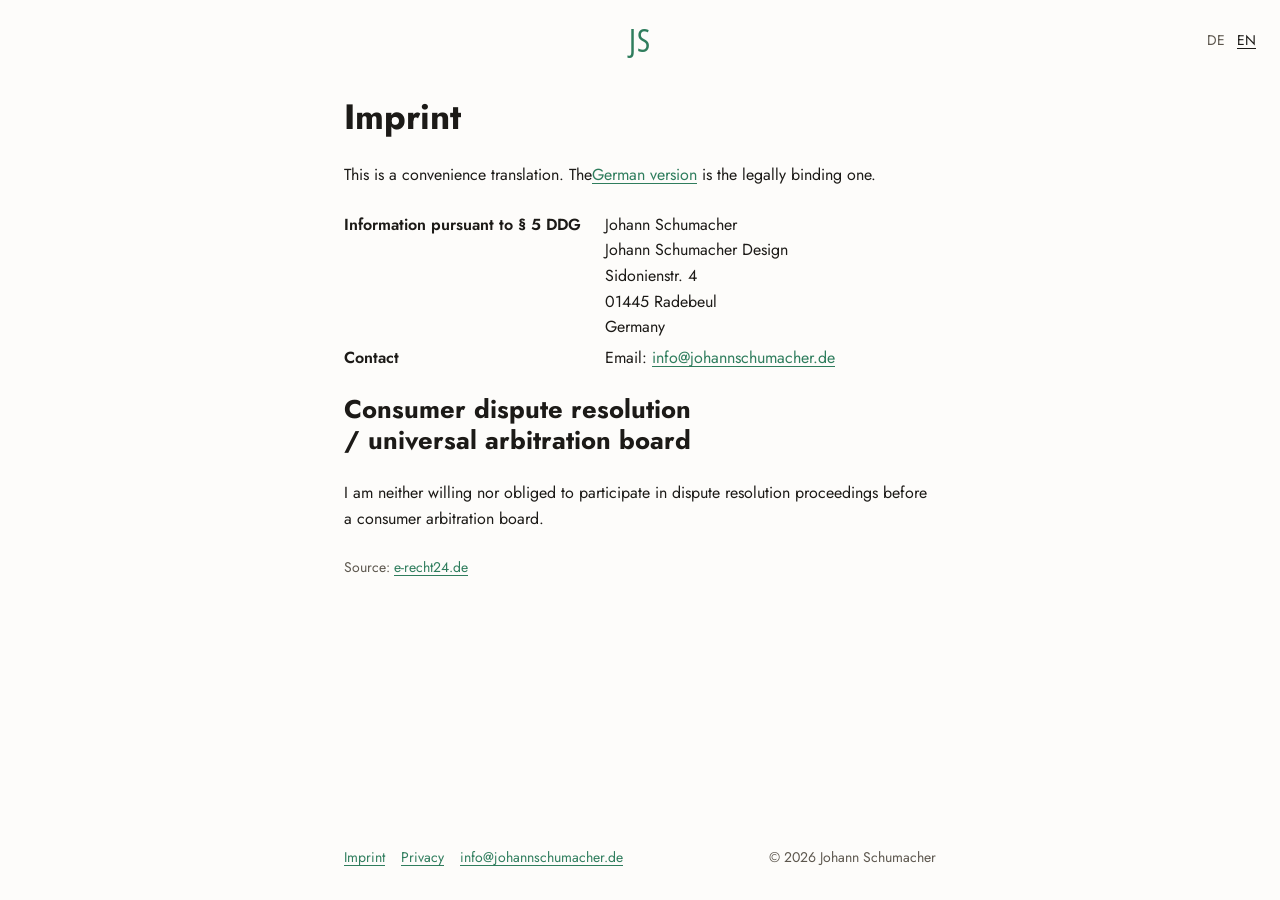
<file: en/imprint/index.html>
<!DOCTYPE html><html lang="en"><head><meta charset="utf-8"><meta name="viewport" content="width=device-width, initial-scale=1"><title>Imprint — Johann Schumacher</title><meta name="description" content="Legal notice and provider identification under § 5 DDG."><meta name="robots" content="noindex, follow"><link rel="canonical" href="https://www.johannschumacher.de/en/imprint/"><link rel="alternate" hreflang="de" href="https://www.johannschumacher.de/impressum/"><link rel="alternate" hreflang="en" href="https://www.johannschumacher.de/en/imprint/"><link rel="alternate" hreflang="x-default" href="https://www.johannschumacher.de/impressum/"><meta property="og:type" content="website"><meta property="og:title" content="Imprint — Johann Schumacher"><meta property="og:description" content="Legal notice and provider identification under § 5 DDG."><meta property="og:url" content="https://www.johannschumacher.de/en/imprint/"><meta property="og:locale" content="en_GB"><meta property="og:locale:alternate" content="de_DE"><meta property="og:site_name" content="Johann Schumacher"><meta name="theme-color" content="#fdfcfa"><meta http-equiv="Content-Security-Policy" content="default-src 'self'; script-src 'self'; style-src 'self' 'unsafe-inline'; img-src 'self' data:; object-src 'none'; base-uri 'self'; form-action 'none'"><link rel="icon" href="/favicon.ico" sizes="32x32"><link rel="icon" href="/img/icon.png" type="image/png"><link rel="sitemap" href="/sitemap-index.xml"><link rel="preload" href="/fonts/jost-latin-var.woff2" as="font" type="font/woff2" crossorigin><link rel="preload" href="/fonts/open-sans-condensed-400-js.woff2" as="font" type="font/woff2" crossorigin><style>@font-face{font-family:Jost;src:url(/fonts/jost-latin-var.woff2)format("woff2-variations");font-weight:100 900;font-style:normal;font-display:swap}@font-face{font-family:Open Sans Condensed;src:url(/fonts/open-sans-condensed-400-js.woff2)format("woff2");font-weight:400;font-style:normal;font-display:swap}:root{color-scheme:light;--bg:#fdfcfa;--bg-subtle:#f2efe9;--fg:#1c1a17;--fg-muted:#5d574e;--fg-quiet:#7a7368;--fg-subtle:#a59e93;--accent:#2f7d5d;--accent-contrast:#fff;--rule:#ddd7cc;--mark-bg:#fff2b8;--mark-fg:#33302a;--rsd:#a8261c;--shadow:#1c1a1759;--device:#161513;--device-edge:#3d3a35;--logo-size:2rem;--font-logo:"Open Sans Condensed", "Arial Narrow", sans-serif;--font-sans:"Jost", var(--font-system);--font-system:system-ui, -apple-system, "Segoe UI", Roboto, "Helvetica Neue", Arial, sans-serif;--measure:62ch;--step--1:.875rem;--step-0:1rem;--step-1:1.25rem;--step-2:1.6rem;--step-3:2.2rem;--space:1.5rem;--page-max:40rem}*,:before,:after{box-sizing:border-box}body{background:var(--bg);color:var(--fg);font-family:var(--font-sans);font-size:var(--step-0);flex-direction:column;min-height:100dvh;margin:0;line-height:1.6;display:flex}h1,h2,h3{text-wrap:balance;margin:0;line-height:1.2}h1{font-size:var(--step-3)}h2{font-size:var(--step-2)}h3{font-size:var(--step-1)}p{margin:0}a{color:var(--accent);text-underline-offset:.2em}a:hover{text-decoration:none}a[data-email]:not([href]){color:inherit;text-decoration:none}a[data-email][data-nojs=hide]:not([href]),li:has(>a[data-email][data-nojs=hide]:not([href])){display:none}:focus-visible{outline:2px solid var(--accent);outline-offset:3px}mark{background:var(--mark-bg);color:var(--mark-fg);padding:.1em .3em}.prose{max-width:var(--measure)}.wrap{width:100%;max-width:var(--page-max);padding-inline:var(--space);margin-inline:auto}.skip-link{inset-inline-start:-100vw;z-index:10;background:var(--accent);color:var(--accent-contrast);padding:.6rem 1rem;text-decoration:none;position:absolute;top:0}.skip-link:focus{inset-inline-start:0}.site-header{top:0;padding:var(--space);font-size:var(--step--1);grid-template-columns:1fr auto 1fr;align-items:center;display:grid;position:absolute;inset-inline:0}.site-header .logo{grid-column:2}.site-header .lang-switcher{grid-column:3;justify-self:end}nav ul{flex-wrap:wrap;gap:1rem;margin:0;padding:0;list-style:none;display:flex}main{padding-block:calc(var(--space) * 4) calc(var(--space) * 2);gap:calc(var(--space) * 2);flex-direction:column;flex:1;display:flex}main>*{width:100%}.stack{gap:var(--space);flex-direction:column;display:flex}.lead{font-size:var(--step-1)}.pronunciation{color:var(--fg-quiet);letter-spacing:.02em;margin-inline-start:.2em;font-size:.5em;font-weight:400}.aside{color:var(--fg-quiet);margin-block-start:calc(var(--space) * -.25);font-size:1.0625rem}.main--centered{justify-content:center}.logo{font-family:var(--font-logo);font-weight:400;font-size:var(--logo-size);letter-spacing:.02em;color:var(--accent);line-height:1;text-decoration:none}.detail-list{gap:.35rem var(--space);margin:0;display:grid}.detail-list dt{margin-top:.75rem;font-weight:600}.detail-list dt:first-child{margin-top:0}.detail-list dd{margin:0}@media (width>=40rem){.detail-list{grid-template-columns:minmax(12rem,auto) 1fr}.detail-list dt{margin-top:0}}.site-footer{padding-block:var(--space);color:var(--fg-muted);font-size:var(--step--1)}.site-footer a{padding-block:.5rem;display:inline-block}.site-footer .wrap{gap:.75rem var(--space);flex-wrap:wrap;justify-content:space-between;align-items:center;display:flex}.social-links{margin:0;gap:0;margin-block-start:calc(var(--space) * -.5 - .625rem);margin-inline-start:-.75rem;padding:0;list-style:none;display:flex}.social-links a{color:var(--fg-muted);padding:.625rem;transition:color .15s;display:block}.social-links a:hover{color:var(--fg)}.social-links svg{width:1.5rem;height:1.5rem;display:block}.lang-switcher ul{gap:.75rem}.lang-switcher a{color:var(--fg-muted);text-decoration:none}.lang-switcher a:hover{color:var(--fg)}.lang-switcher [aria-current=true]{color:var(--fg);text-underline-offset:.2em;text-decoration:underline}@media (prefers-reduced-motion:reduce){*,:before,:after{transition-duration:.01ms!important;animation-duration:.01ms!important}}.source-note{color:var(--fg-muted);font-size:var(--step--1)}
</style></head><body><a class="skip-link" href="#main">Skip to content</a><header class="site-header"><a class="logo" href="/en/" aria-label="Home">JS</a><nav class="lang-switcher" aria-label="Language"><ul><li><a href="/impressum/" lang="de" hreflang="de" title="Deutsch">DE</a></li><li><span aria-current="true" lang="en" title="English">EN</span></li></ul></nav></header><main id="main"><div class="wrap stack"><h1>Imprint</h1><p class="prose">This is a convenience translation. The<a href="/impressum/">German version</a> is the legally binding one.</p><dl class="detail-list"><dt>Information pursuant to § 5 DDG</dt><dd>Johann Schumacher<br>Johann Schumacher Design<br>Sidonienstr. 4<br>01445 Radebeul<br>Germany</dd><dt>Contact</dt><dd>Email: <a href="&#109;&#97;&#105;&#108;&#116;&#111;&#58;&#105;&#110;&#102;&#111;&#64;&#106;&#111;&#104;&#97;&#110;&#110;&#115;&#99;&#104;&#117;&#109;&#97;&#99;&#104;&#101;&#114;&#46;&#100;&#101;">&#105;&#110;&#102;&#111;&#64;&#106;&#111;&#104;&#97;&#110;&#110;&#115;&#99;&#104;&#117;&#109;&#97;&#99;&#104;&#101;&#114;&#46;&#100;&#101;</a><script type="module" src="/_astro/Email.astro_astro_type_script_index_0_lang.C67YyaIF.js"></script></dd></dl><section class="prose stack"><h2>Consumer dispute resolution / universal arbitration board</h2><p>I am neither willing nor obliged to participate in dispute resolution proceedings before a consumer arbitration board.</p><p class="source-note">Source: <a href="https://www.e-recht24.de">e-recht24.de</a></p></section></div></main><footer class="site-footer"><div class="wrap"><nav aria-label="Footer"><ul><li><a href="/en/imprint/">Imprint</a></li><li><a href="/en/privacy/">Privacy</a></li><li><a data-email data-u="ofni" data-d="ed.rehcamuhcsnnahoj" data-reveal>info [at] johannschumacher [dot] de</a></li></ul></nav><p>© 2026 Johann Schumacher</p></div></footer></body></html>
</file>
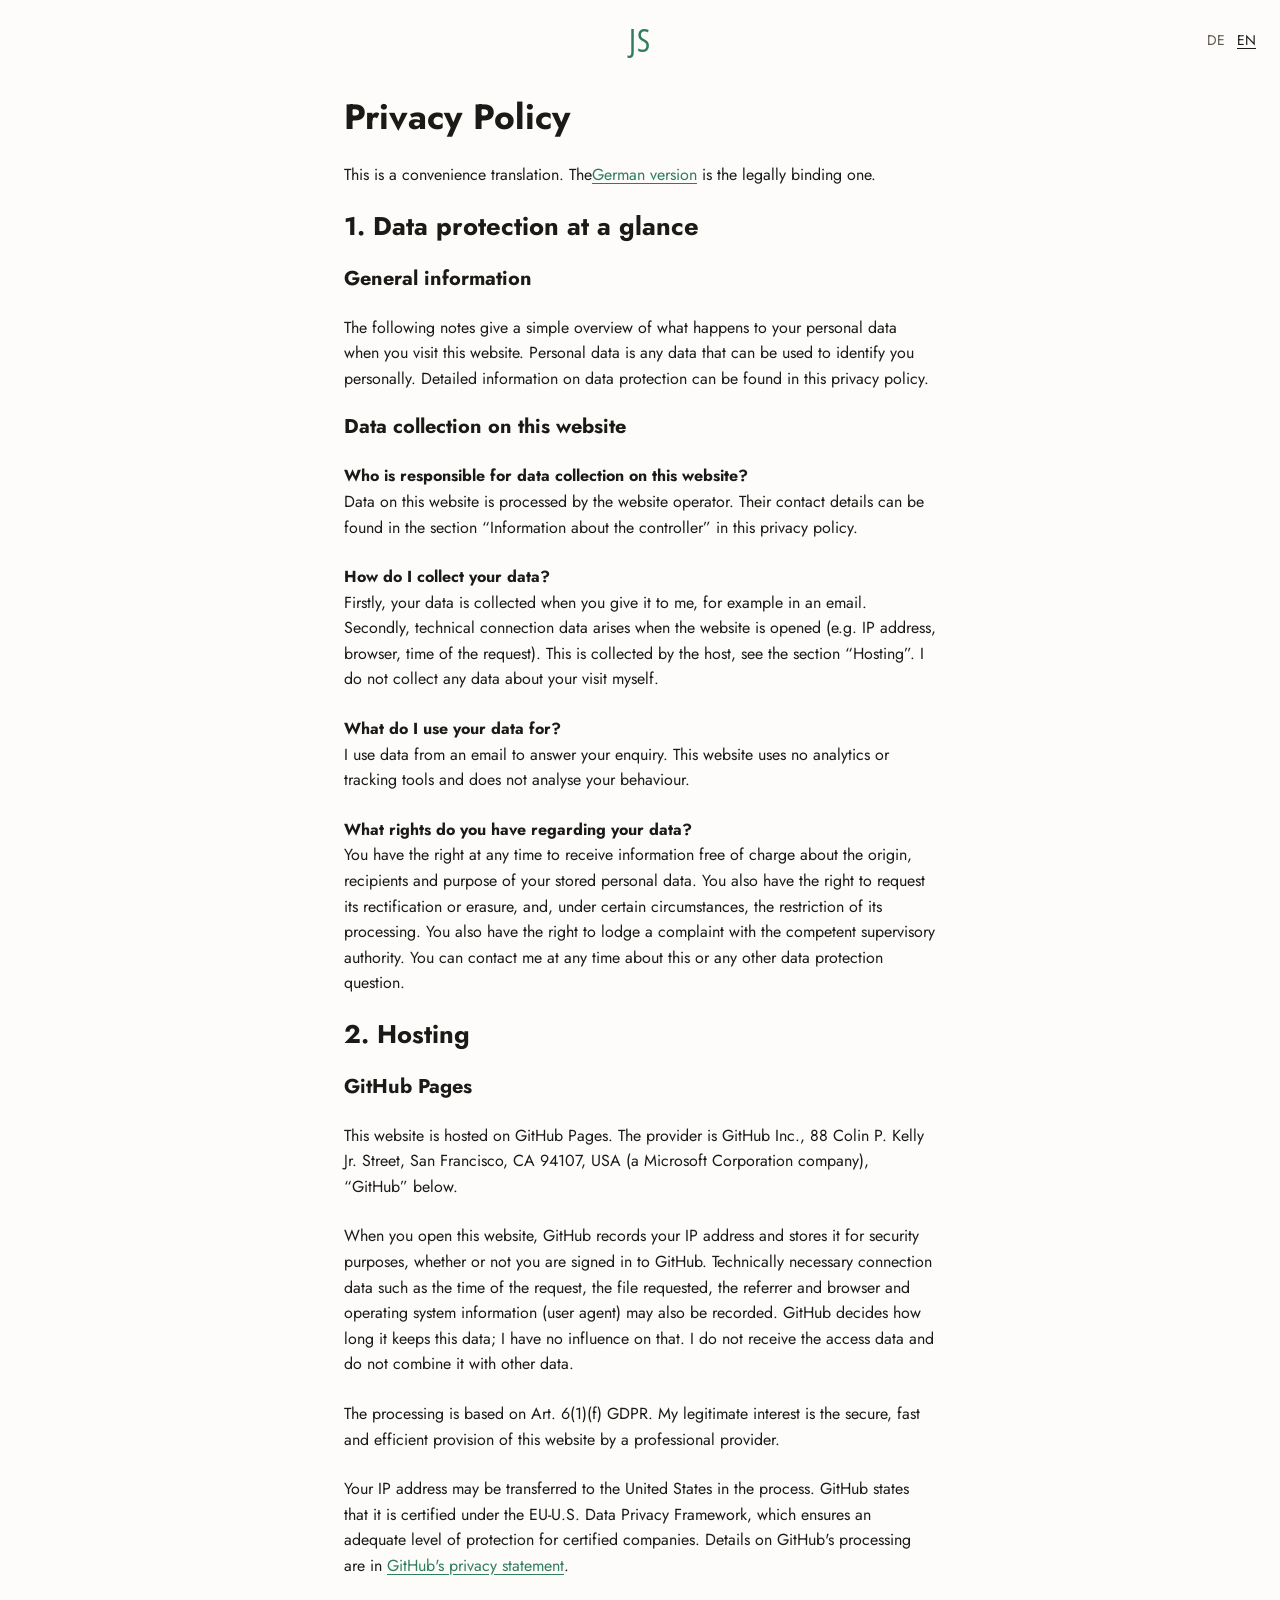
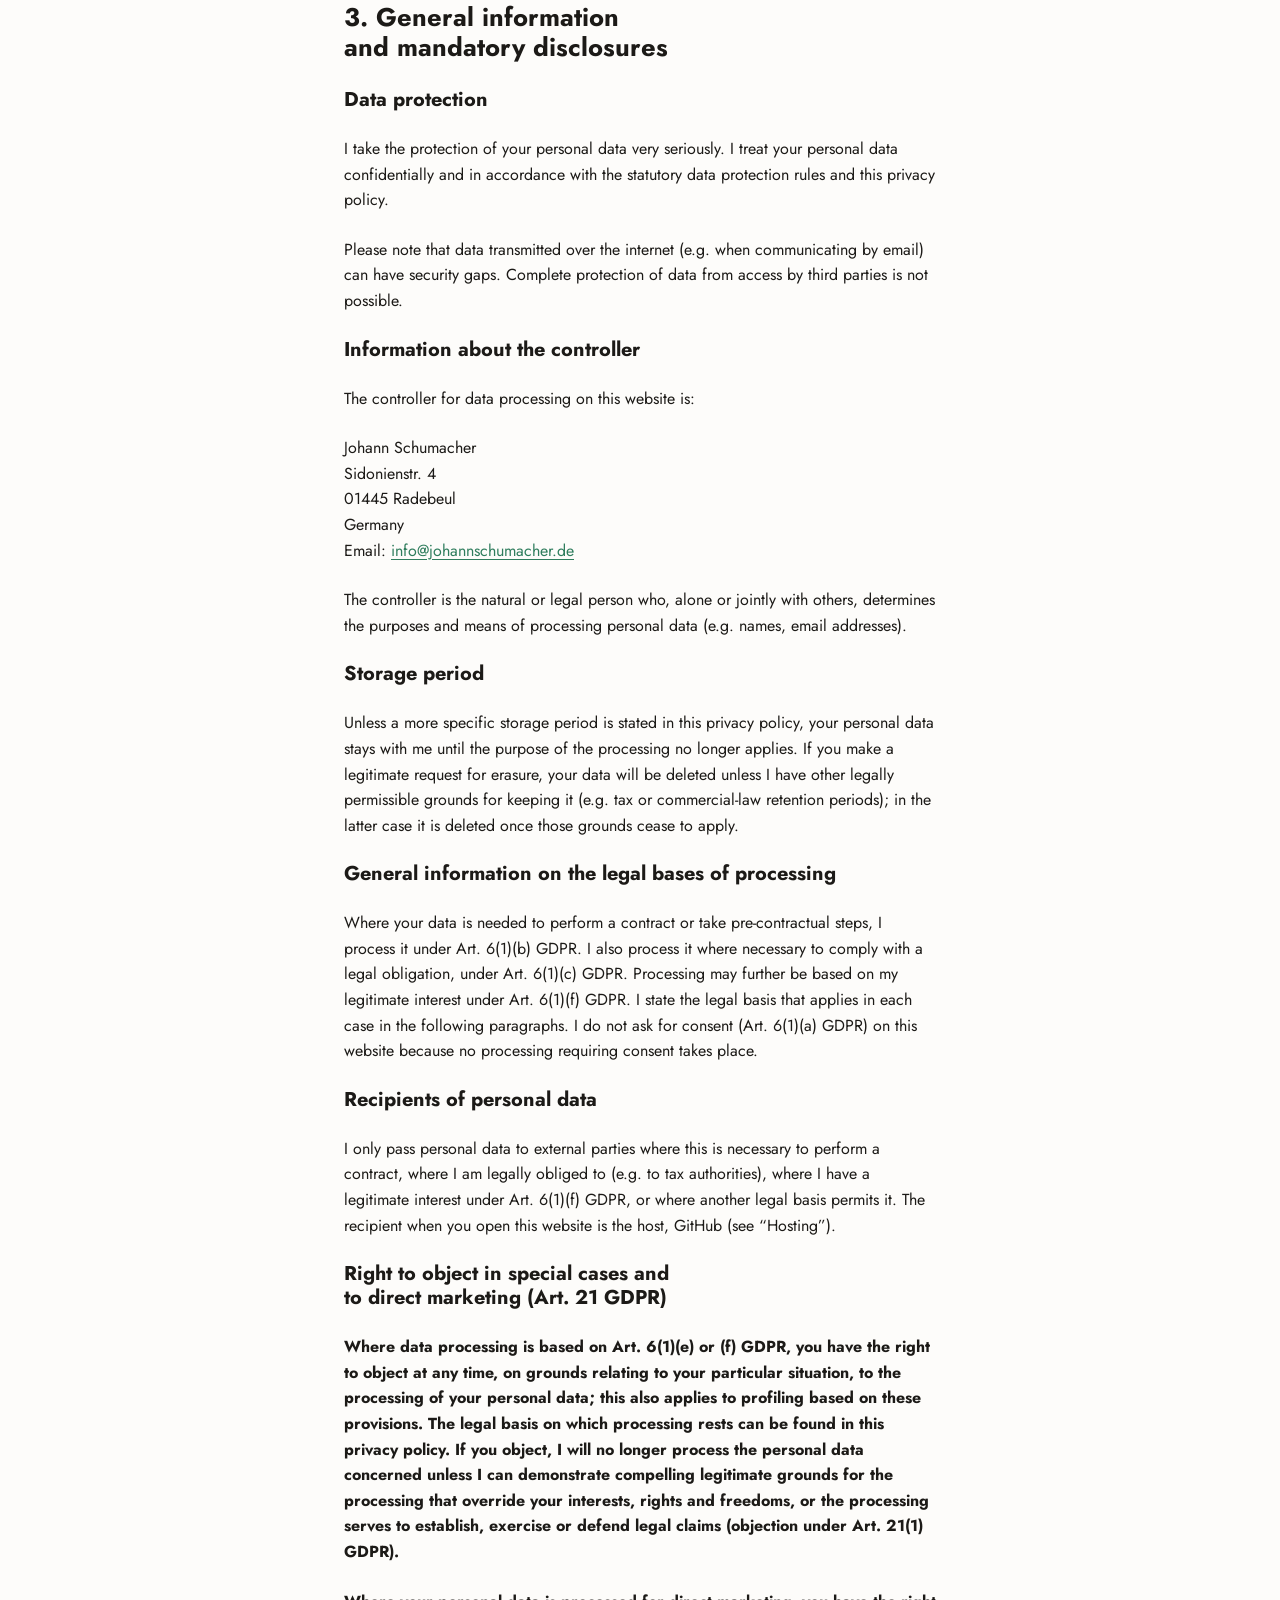
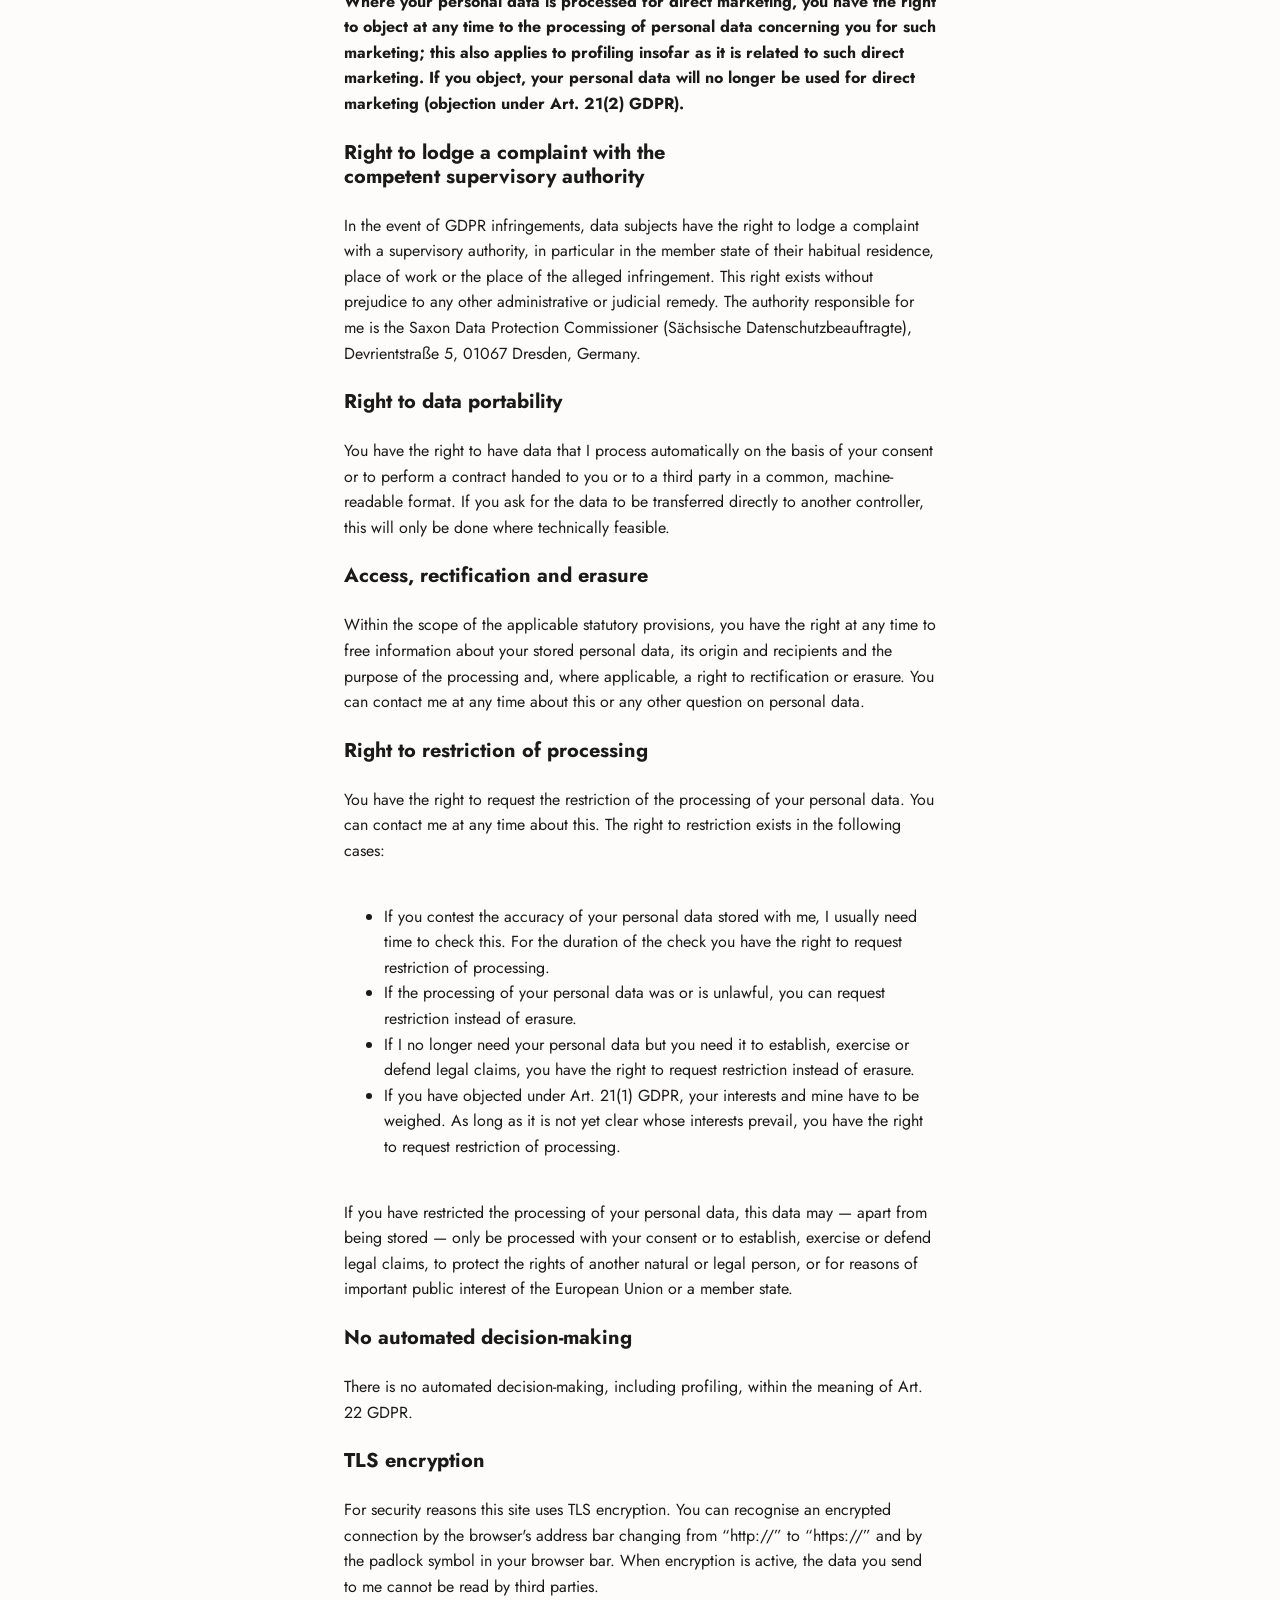
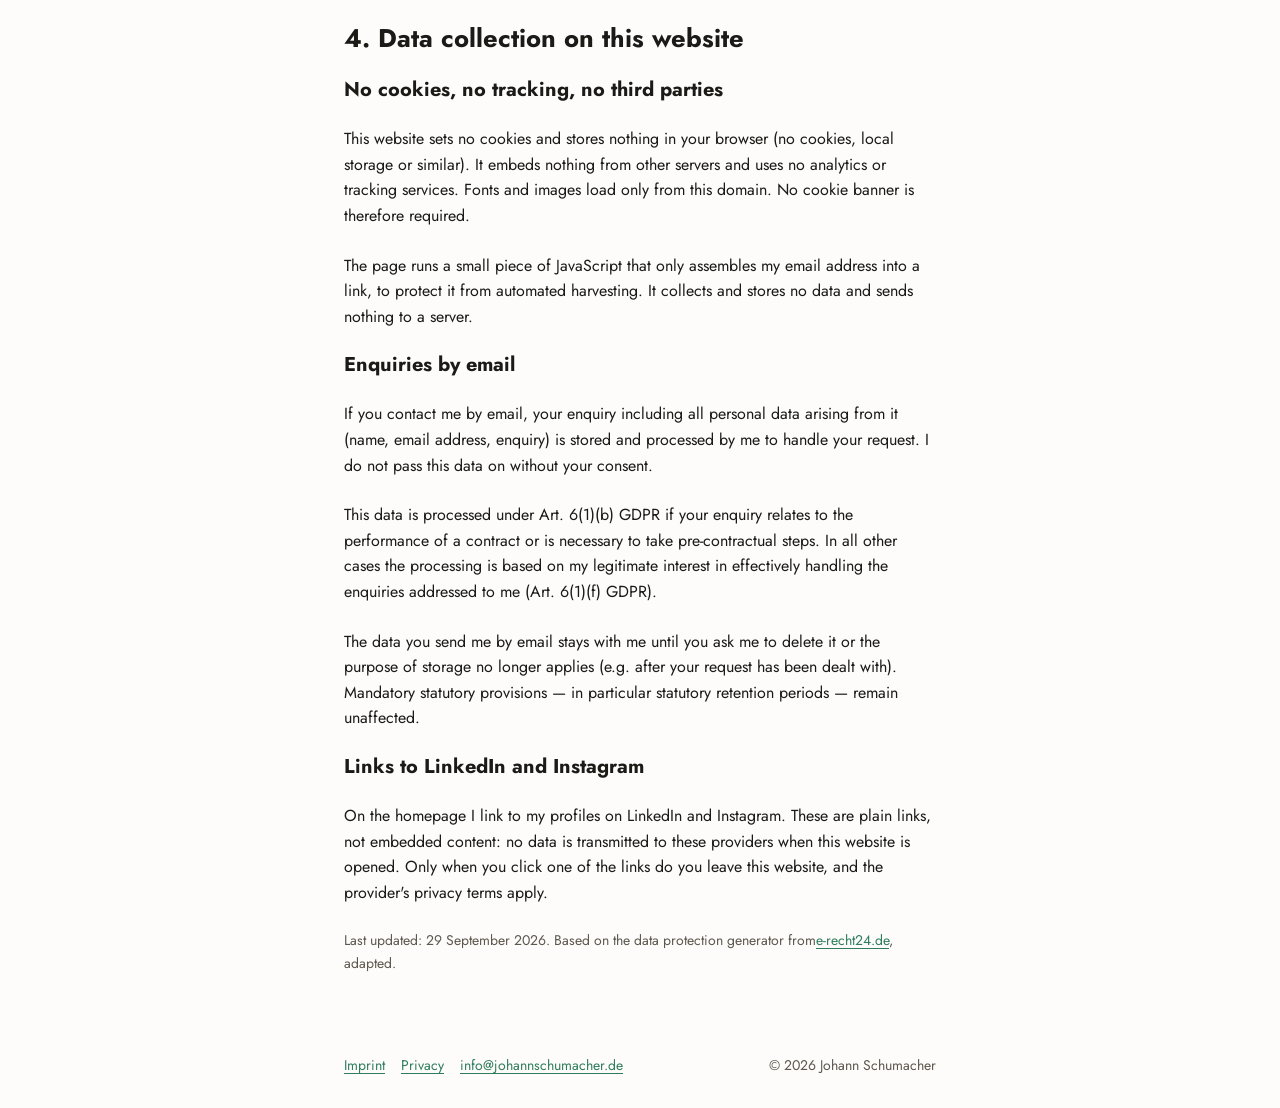
<file: en/privacy/index.html>
<!DOCTYPE html><html lang="en"><head><meta charset="utf-8"><meta name="viewport" content="width=device-width, initial-scale=1"><title>Privacy Policy — Johann Schumacher</title><meta name="description" content="Information on the processing of personal data under Art. 13 GDPR."><meta name="robots" content="noindex, follow"><link rel="canonical" href="https://www.johannschumacher.de/en/privacy/"><link rel="alternate" hreflang="de" href="https://www.johannschumacher.de/datenschutz/"><link rel="alternate" hreflang="en" href="https://www.johannschumacher.de/en/privacy/"><link rel="alternate" hreflang="x-default" href="https://www.johannschumacher.de/datenschutz/"><meta property="og:type" content="website"><meta property="og:title" content="Privacy Policy — Johann Schumacher"><meta property="og:description" content="Information on the processing of personal data under Art. 13 GDPR."><meta property="og:url" content="https://www.johannschumacher.de/en/privacy/"><meta property="og:locale" content="en_GB"><meta property="og:locale:alternate" content="de_DE"><meta property="og:site_name" content="Johann Schumacher"><meta name="theme-color" content="#fdfcfa"><meta http-equiv="Content-Security-Policy" content="default-src 'self'; script-src 'self'; style-src 'self' 'unsafe-inline'; img-src 'self' data:; object-src 'none'; base-uri 'self'; form-action 'none'"><link rel="icon" href="/favicon.ico" sizes="32x32"><link rel="icon" href="/img/icon.png" type="image/png"><link rel="sitemap" href="/sitemap-index.xml"><link rel="preload" href="/fonts/jost-latin-var.woff2" as="font" type="font/woff2" crossorigin><link rel="preload" href="/fonts/open-sans-condensed-400-js.woff2" as="font" type="font/woff2" crossorigin><style>@font-face{font-family:Jost;src:url(/fonts/jost-latin-var.woff2)format("woff2-variations");font-weight:100 900;font-style:normal;font-display:swap}@font-face{font-family:Open Sans Condensed;src:url(/fonts/open-sans-condensed-400-js.woff2)format("woff2");font-weight:400;font-style:normal;font-display:swap}:root{color-scheme:light;--bg:#fdfcfa;--bg-subtle:#f2efe9;--fg:#1c1a17;--fg-muted:#5d574e;--fg-quiet:#7a7368;--fg-subtle:#a59e93;--accent:#2f7d5d;--accent-contrast:#fff;--rule:#ddd7cc;--mark-bg:#fff2b8;--mark-fg:#33302a;--rsd:#a8261c;--shadow:#1c1a1759;--device:#161513;--device-edge:#3d3a35;--logo-size:2rem;--font-logo:"Open Sans Condensed", "Arial Narrow", sans-serif;--font-sans:"Jost", var(--font-system);--font-system:system-ui, -apple-system, "Segoe UI", Roboto, "Helvetica Neue", Arial, sans-serif;--measure:62ch;--step--1:.875rem;--step-0:1rem;--step-1:1.25rem;--step-2:1.6rem;--step-3:2.2rem;--space:1.5rem;--page-max:40rem}*,:before,:after{box-sizing:border-box}body{background:var(--bg);color:var(--fg);font-family:var(--font-sans);font-size:var(--step-0);flex-direction:column;min-height:100dvh;margin:0;line-height:1.6;display:flex}h1,h2,h3{text-wrap:balance;margin:0;line-height:1.2}h1{font-size:var(--step-3)}h2{font-size:var(--step-2)}h3{font-size:var(--step-1)}p{margin:0}a{color:var(--accent);text-underline-offset:.2em}a:hover{text-decoration:none}a[data-email]:not([href]){color:inherit;text-decoration:none}a[data-email][data-nojs=hide]:not([href]),li:has(>a[data-email][data-nojs=hide]:not([href])){display:none}:focus-visible{outline:2px solid var(--accent);outline-offset:3px}mark{background:var(--mark-bg);color:var(--mark-fg);padding:.1em .3em}.prose{max-width:var(--measure)}.wrap{width:100%;max-width:var(--page-max);padding-inline:var(--space);margin-inline:auto}.skip-link{inset-inline-start:-100vw;z-index:10;background:var(--accent);color:var(--accent-contrast);padding:.6rem 1rem;text-decoration:none;position:absolute;top:0}.skip-link:focus{inset-inline-start:0}.site-header{top:0;padding:var(--space);font-size:var(--step--1);grid-template-columns:1fr auto 1fr;align-items:center;display:grid;position:absolute;inset-inline:0}.site-header .logo{grid-column:2}.site-header .lang-switcher{grid-column:3;justify-self:end}nav ul{flex-wrap:wrap;gap:1rem;margin:0;padding:0;list-style:none;display:flex}main{padding-block:calc(var(--space) * 4) calc(var(--space) * 2);gap:calc(var(--space) * 2);flex-direction:column;flex:1;display:flex}main>*{width:100%}.stack{gap:var(--space);flex-direction:column;display:flex}.lead{font-size:var(--step-1)}.pronunciation{color:var(--fg-quiet);letter-spacing:.02em;margin-inline-start:.2em;font-size:.5em;font-weight:400}.aside{color:var(--fg-quiet);margin-block-start:calc(var(--space) * -.25);font-size:1.0625rem}.main--centered{justify-content:center}.logo{font-family:var(--font-logo);font-weight:400;font-size:var(--logo-size);letter-spacing:.02em;color:var(--accent);line-height:1;text-decoration:none}.detail-list{gap:.35rem var(--space);margin:0;display:grid}.detail-list dt{margin-top:.75rem;font-weight:600}.detail-list dt:first-child{margin-top:0}.detail-list dd{margin:0}@media (width>=40rem){.detail-list{grid-template-columns:minmax(12rem,auto) 1fr}.detail-list dt{margin-top:0}}.site-footer{padding-block:var(--space);color:var(--fg-muted);font-size:var(--step--1)}.site-footer a{padding-block:.5rem;display:inline-block}.site-footer .wrap{gap:.75rem var(--space);flex-wrap:wrap;justify-content:space-between;align-items:center;display:flex}.social-links{margin:0;gap:0;margin-block-start:calc(var(--space) * -.5 - .625rem);margin-inline-start:-.75rem;padding:0;list-style:none;display:flex}.social-links a{color:var(--fg-muted);padding:.625rem;transition:color .15s;display:block}.social-links a:hover{color:var(--fg)}.social-links svg{width:1.5rem;height:1.5rem;display:block}.lang-switcher ul{gap:.75rem}.lang-switcher a{color:var(--fg-muted);text-decoration:none}.lang-switcher a:hover{color:var(--fg)}.lang-switcher [aria-current=true]{color:var(--fg);text-underline-offset:.2em;text-decoration:underline}@media (prefers-reduced-motion:reduce){*,:before,:after{transition-duration:.01ms!important;animation-duration:.01ms!important}}.source-note{color:var(--fg-muted);font-size:var(--step--1)}
</style></head><body><a class="skip-link" href="#main">Skip to content</a><header class="site-header"><a class="logo" href="/en/" aria-label="Home">JS</a><nav class="lang-switcher" aria-label="Language"><ul><li><a href="/datenschutz/" lang="de" hreflang="de" title="Deutsch">DE</a></li><li><span aria-current="true" lang="en" title="English">EN</span></li></ul></nav></header><main id="main"><div class="wrap stack"><h1>Privacy Policy</h1><p class="prose">This is a convenience translation. The<a href="/datenschutz/">German version</a> is the legally binding one.</p><section class="prose stack"><h2>1. Data protection at a glance</h2><h3>General information</h3><p>The following notes give a simple overview of what happens to your personal data when you visit this website. Personal data is any data that can be used to identify you personally. Detailed information on data protection can be found in this privacy policy.</p><h3>Data collection on this website</h3><p><strong>Who is responsible for data collection on this website?</strong><br>Data on this website is processed by the website operator. Their contact details can be found in the section “Information about the controller” in this privacy policy.</p><p><strong>How do I collect your data?</strong><br>Firstly, your data is collected when you give it to me, for example in an email. Secondly, technical connection data arises when the website is opened (e.g. IP address, browser, time of the request). This is collected by the host, see the section “Hosting”. I do not collect any data about your visit myself.</p><p><strong>What do I use your data for?</strong><br>I use data from an email to answer your enquiry. This website uses no analytics or tracking tools and does not analyse your behaviour.</p><p><strong>What rights do you have regarding your data?</strong><br>You have the right at any time to receive information free of charge about the origin, recipients and purpose of your stored personal data. You also have the right to request its rectification or erasure, and, under certain circumstances, the restriction of its processing. You also have the right to lodge a complaint with the competent supervisory authority. You can contact me at any time about this or any other data protection question.</p><h2>2. Hosting</h2><h3>GitHub Pages</h3><p>This website is hosted on GitHub Pages. The provider is GitHub Inc., 88 Colin P. Kelly Jr. Street, San Francisco, CA 94107, USA (a Microsoft Corporation company), “GitHub” below.</p><p>When you open this website, GitHub records your IP address and stores it for security purposes, whether or not you are signed in to GitHub. Technically necessary connection data such as the time of the request, the file requested, the referrer and browser and operating system information (user agent) may also be recorded. GitHub decides how long it keeps this data; I have no influence on that. I do not receive the access data and do not combine it with other data.</p><p>The processing is based on Art. 6(1)(f) GDPR. My legitimate interest is the secure, fast and efficient provision of this website by a professional provider.</p><p>Your IP address may be transferred to the United States in the process. GitHub states that it is certified under the EU-U.S. Data Privacy Framework, which ensures an adequate level of protection for certified companies. Details on GitHub's processing are in <a href="https://docs.github.com/en/site-policy/privacy-policies/github-general-privacy-statement">GitHub's privacy statement</a>.</p><h2>3. General information and mandatory disclosures</h2><h3>Data protection</h3><p>I take the protection of your personal data very seriously. I treat your personal data confidentially and in accordance with the statutory data protection rules and this privacy policy.</p><p>Please note that data transmitted over the internet (e.g. when communicating by email) can have security gaps. Complete protection of data from access by third parties is not possible.</p><h3>Information about the controller</h3><p>The controller for data processing on this website is:</p><p>Johann Schumacher<br>Sidonienstr. 4<br>01445 Radebeul<br>Germany<br>Email: <a href="&#109;&#97;&#105;&#108;&#116;&#111;&#58;&#105;&#110;&#102;&#111;&#64;&#106;&#111;&#104;&#97;&#110;&#110;&#115;&#99;&#104;&#117;&#109;&#97;&#99;&#104;&#101;&#114;&#46;&#100;&#101;">&#105;&#110;&#102;&#111;&#64;&#106;&#111;&#104;&#97;&#110;&#110;&#115;&#99;&#104;&#117;&#109;&#97;&#99;&#104;&#101;&#114;&#46;&#100;&#101;</a><script type="module" src="/_astro/Email.astro_astro_type_script_index_0_lang.C67YyaIF.js"></script></p><p>The controller is the natural or legal person who, alone or jointly with others, determines the purposes and means of processing personal data (e.g. names, email addresses).</p><h3>Storage period</h3><p>Unless a more specific storage period is stated in this privacy policy, your personal data stays with me until the purpose of the processing no longer applies. If you make a legitimate request for erasure, your data will be deleted unless I have other legally permissible grounds for keeping it (e.g. tax or commercial-law retention periods); in the latter case it is deleted once those grounds cease to apply.</p><h3>General information on the legal bases of processing</h3><p>Where your data is needed to perform a contract or take pre-contractual steps, I process it under Art. 6(1)(b) GDPR. I also process it where necessary to comply with a legal obligation, under Art. 6(1)(c) GDPR. Processing may further be based on my legitimate interest under Art. 6(1)(f) GDPR. I state the legal basis that applies in each case in the following paragraphs. I do not ask for consent (Art. 6(1)(a) GDPR) on this website because no processing requiring consent takes place.</p><h3>Recipients of personal data</h3><p>I only pass personal data to external parties where this is necessary to perform a contract, where I am legally obliged to (e.g. to tax authorities), where I have a legitimate interest under Art. 6(1)(f) GDPR, or where another legal basis permits it. The recipient when you open this website is the host, GitHub (see “Hosting”).</p><h3>Right to object in special cases and to direct marketing (Art. 21 GDPR)</h3><p><strong>Where data processing is based on Art. 6(1)(e) or (f) GDPR, you have the right to object at any time, on grounds relating to your particular situation, to the processing of your personal data; this also applies to profiling based on these provisions. The legal basis on which processing rests can be found in this privacy policy. If you object, I will no longer process the personal data concerned unless I can demonstrate compelling legitimate grounds for the processing that override your interests, rights and freedoms, or the processing serves to establish, exercise or defend legal claims (objection under Art. 21(1) GDPR).</strong></p><p><strong>Where your personal data is processed for direct marketing, you have the right to object at any time to the processing of personal data concerning you for such marketing; this also applies to profiling insofar as it is related to such direct marketing. If you object, your personal data will no longer be used for direct marketing (objection under Art. 21(2) GDPR).</strong></p><h3>Right to lodge a complaint with the competent supervisory authority</h3><p>In the event of GDPR infringements, data subjects have the right to lodge a complaint with a supervisory authority, in particular in the member state of their habitual residence, place of work or the place of the alleged infringement. This right exists without prejudice to any other administrative or judicial remedy. The authority responsible for me is the Saxon Data Protection Commissioner (Sächsische Datenschutzbeauftragte), Devrientstraße 5, 01067 Dresden, Germany.</p><h3>Right to data portability</h3><p>You have the right to have data that I process automatically on the basis of your consent or to perform a contract handed to you or to a third party in a common, machine-readable format. If you ask for the data to be transferred directly to another controller, this will only be done where technically feasible.</p><h3>Access, rectification and erasure</h3><p>Within the scope of the applicable statutory provisions, you have the right at any time to free information about your stored personal data, its origin and recipients and the purpose of the processing and, where applicable, a right to rectification or erasure. You can contact me at any time about this or any other question on personal data.</p><h3>Right to restriction of processing</h3><p>You have the right to request the restriction of the processing of your personal data. You can contact me at any time about this. The right to restriction exists in the following cases:</p><ul><li>If you contest the accuracy of your personal data stored with me, I usually need time to check this. For the duration of the check you have the right to request restriction of processing.</li><li>If the processing of your personal data was or is unlawful, you can request restriction instead of erasure.</li><li>If I no longer need your personal data but you need it to establish, exercise or defend legal claims, you have the right to request restriction instead of erasure.</li><li>If you have objected under Art. 21(1) GDPR, your interests and mine have to be weighed. As long as it is not yet clear whose interests prevail, you have the right to request restriction of processing.</li></ul><p>If you have restricted the processing of your personal data, this data may — apart from being stored — only be processed with your consent or to establish, exercise or defend legal claims, to protect the rights of another natural or legal person, or for reasons of important public interest of the European Union or a member state.</p><h3>No automated decision-making</h3><p>There is no automated decision-making, including profiling, within the meaning of Art. 22 GDPR.</p><h3>TLS encryption</h3><p>For security reasons this site uses TLS encryption. You can recognise an encrypted connection by the browser's address bar changing from “http://” to “https://” and by the padlock symbol in your browser bar. When encryption is active, the data you send to me cannot be read by third parties.</p><h2>4. Data collection on this website</h2><h3>No cookies, no tracking, no third parties</h3><p>This website sets no cookies and stores nothing in your browser (no cookies, local storage or similar). It embeds nothing from other servers and uses no analytics or tracking services. Fonts and images load only from this domain. No cookie banner is therefore required.</p><p>The page runs a small piece of JavaScript that only assembles my email address into a link, to protect it from automated harvesting. It collects and stores no data and sends nothing to a server.</p><h3>Enquiries by email</h3><p>If you contact me by email, your enquiry including all personal data arising from it (name, email address, enquiry) is stored and processed by me to handle your request. I do not pass this data on without your consent.</p><p>This data is processed under Art. 6(1)(b) GDPR if your enquiry relates to the performance of a contract or is necessary to take pre-contractual steps. In all other cases the processing is based on my legitimate interest in effectively handling the enquiries addressed to me (Art. 6(1)(f) GDPR).</p><p>The data you send me by email stays with me until you ask me to delete it or the purpose of storage no longer applies (e.g. after your request has been dealt with). Mandatory statutory provisions — in particular statutory retention periods — remain unaffected.</p><h3>Links to LinkedIn and Instagram</h3><p>On the homepage I link to my profiles on LinkedIn and Instagram. These are plain links, not embedded content: no data is transmitted to these providers when this website is opened. Only when you click one of the links do you leave this website, and the provider's privacy terms apply.</p><p class="source-note">Last updated: 29 September 2026. Based on the data protection generator from<a href="https://www.e-recht24.de">e-recht24.de</a>, adapted.</p></section></div></main><footer class="site-footer"><div class="wrap"><nav aria-label="Footer"><ul><li><a href="/en/imprint/">Imprint</a></li><li><a href="/en/privacy/">Privacy</a></li><li><a data-email data-u="ofni" data-d="ed.rehcamuhcsnnahoj" data-reveal>info [at] johannschumacher [dot] de</a></li></ul></nav><p>© 2026 Johann Schumacher</p></div></footer></body></html>
</file>
